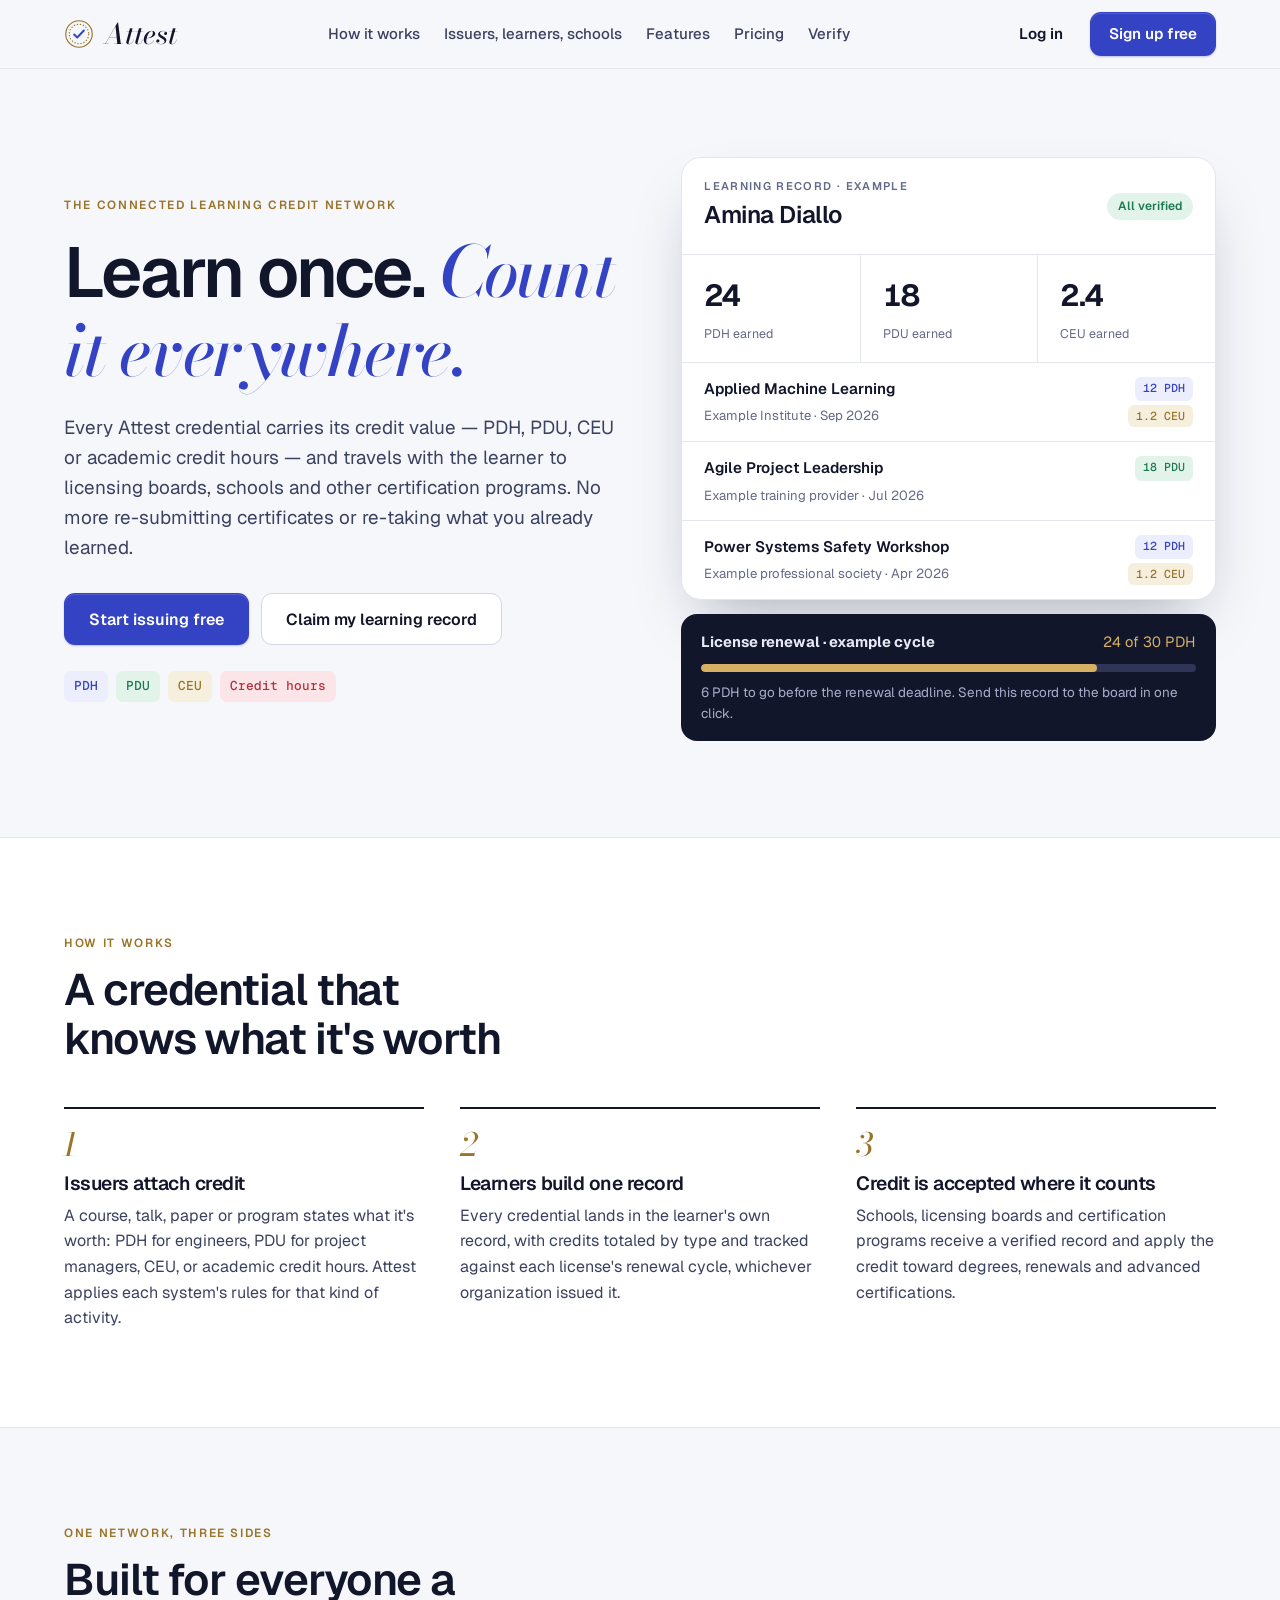
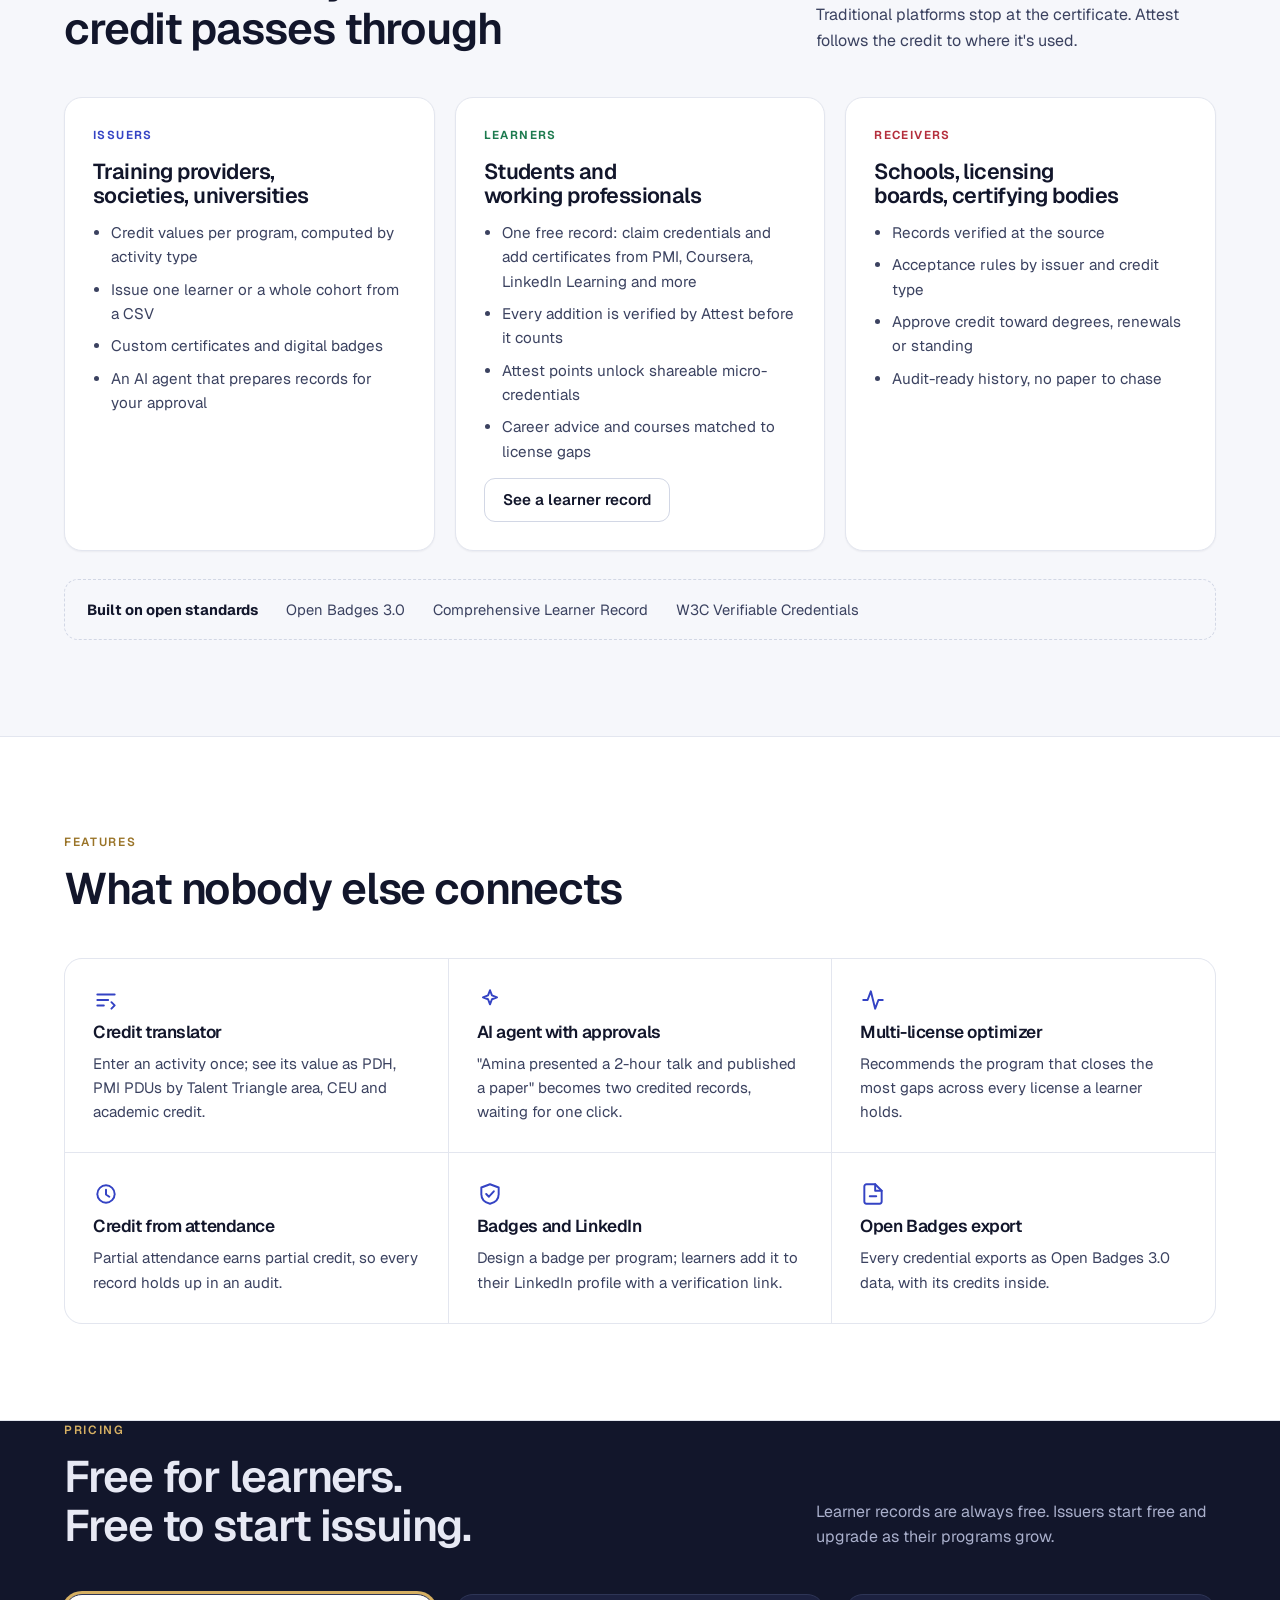
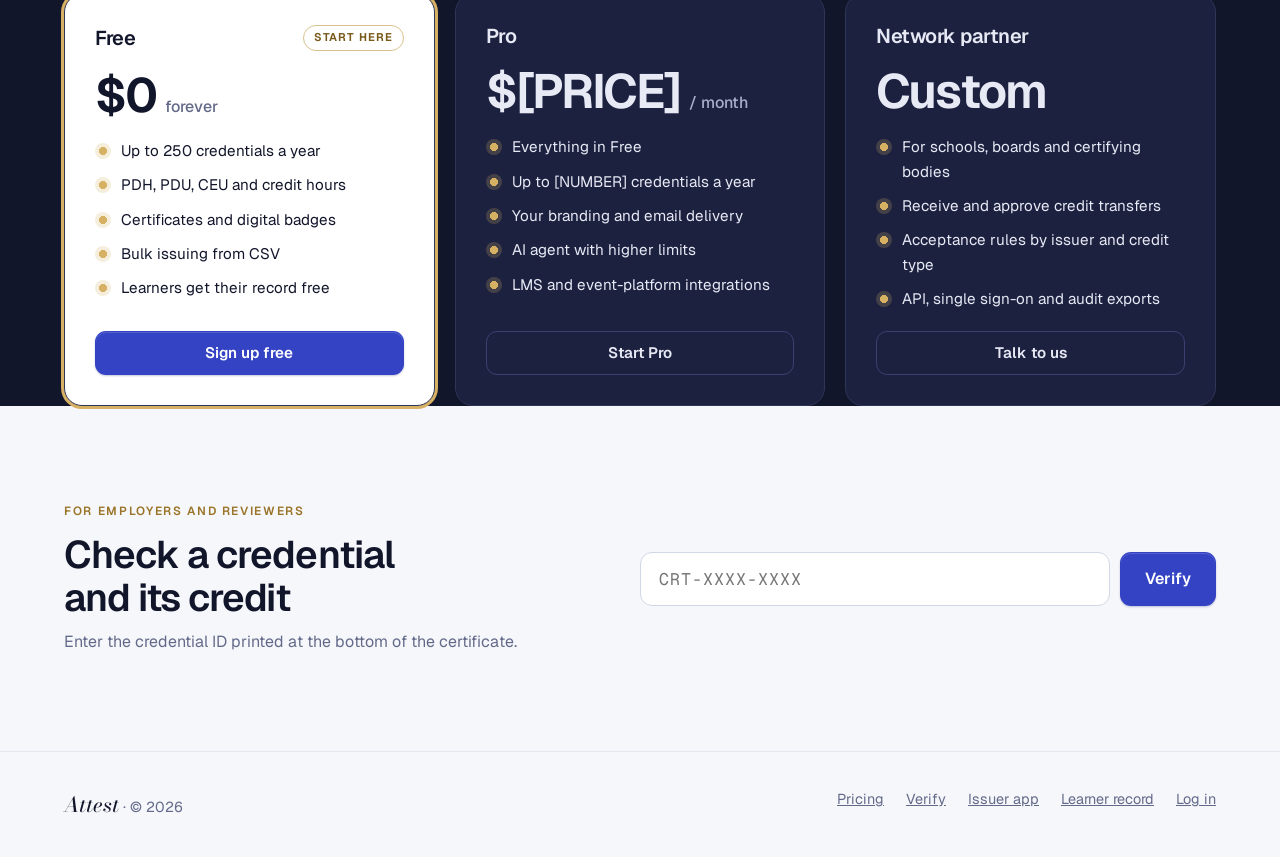
<file: index.html>
<!doctype html>
<html lang="en">
<head>
<meta charset="utf-8">
<meta name="viewport" content="width=device-width,initial-scale=1,viewport-fit=cover">
<title>Attest · Learn once, count it everywhere</title>
<meta name="description" content="Issue credentials that carry PDH, PDU, CEU and academic credit, and give every learner one verified record that counts toward licenses, schools and certifications.">
<meta property="og:title" content="Attest · Learn once, count it everywhere">
<meta property="og:description" content="Credentials that carry their credit value — PDH, PDU, CEU and academic credit — verified at the source.">
<meta property="og:type" content="website">
<link rel="icon" href="assets/favicon.svg" type="image/svg+xml">
<link rel="preconnect" href="https://fonts.googleapis.com">
<link rel="preconnect" href="https://fonts.gstatic.com" crossorigin>
<link rel="stylesheet" href="https://fonts.googleapis.com/css2?family=Bodoni+Moda:ital,opsz,wght@1,6..96,500&family=Geist:wght@400..700&family=Geist+Mono:wght@500&display=swap">
<link rel="stylesheet" href="assets/site.css">
</head>
<body>

<header class="nav">
  <div class="wrap">
    <a class="brand" href="./" aria-label="Attest home">
      <svg width="30" height="30" viewBox="0 0 34 34" aria-hidden="true"><g fill="none" stroke="var(--brass)" stroke-width="1.3"><circle cx="17" cy="17" r="15"/><circle cx="17" cy="17" r="11" stroke-dasharray="1.5 2"/></g><path d="M11.5 17.5l3.5 3.5 7.5-8" fill="none" stroke="var(--accent)" stroke-width="2.2" stroke-linecap="round" stroke-linejoin="round"/></svg>
      <span>Attest</span>
    </a>
    <nav class="links" aria-label="Main">
      <a href="#how">How it works</a>
      <a href="#network">Issuers, learners, schools</a>
      <a href="#features">Features</a>
      <a href="#pricing">Pricing</a>
      <a href="verify.html">Verify</a>
    </nav>
    <div class="navcta">
      <a class="btn ghost" href="signup.html#login">Log in</a>
      <a class="btn primary" href="signup.html">Sign up free</a>
    </div>
  </div>
</header>

<main>
  <div class="wrap hero">
    <div>
      <div class="eyebrow">The connected learning credit network</div>
      <h1>Learn once. <em>Count it everywhere.</em></h1>
      <p class="lead">Every Attest credential carries its credit value — PDH, PDU, CEU or academic credit hours — and travels with the learner to licensing boards, schools and other certification programs. No more re-submitting certificates or re-taking what you already learned.</p>
      <div class="ctas">
        <a class="btn primary lg" href="signup.html">Start issuing free</a>
        <a class="btn lg" href="signup.html?role=learner">Claim my learning record</a>
      </div>
      <div class="credtags" aria-label="Credit types supported">
        <span class="t-pdh">PDH</span><span class="t-pdu">PDU</span><span class="t-ceu">CEU</span><span class="t-sch">Credit hours</span>
      </div>
    </div>

    <div aria-label="Example learning record">
      <div class="record">
        <div class="top">
          <div class="who"><small>Learning record · example</small><strong>Amina Diallo</strong></div>
          <span class="okpill">All verified</span>
        </div>
        <div class="totals">
          <div><b>24</b><span>PDH earned</span></div>
          <div><b>18</b><span>PDU earned</span></div>
          <div><b>2.4</b><span>CEU earned</span></div>
        </div>
        <div class="crow"><strong>Applied Machine Learning</strong><span class="chip t-pdh">12 PDH</span><small>Example Institute · Sep 2026</small><span class="chip t-ceu">1.2 CEU</span></div>
        <div class="crow"><strong>Agile Project Leadership</strong><span class="chip t-pdu">18 PDU</span><small>Example training provider · Jul 2026</small><span></span></div>
        <div class="crow"><strong>Power Systems Safety Workshop</strong><span class="chip t-pdh">12 PDH</span><small>Example professional society · Apr 2026</small><span class="chip t-ceu">1.2 CEU</span></div>
      </div>
      <div class="renew">
        <div class="row"><strong>License renewal · example cycle</strong><span>24 of 30 PDH</span></div>
        <div class="bar"><i></i></div>
        <small>6 PDH to go before the renewal deadline. Send this record to the board in one click.</small>
      </div>
    </div>
  </div>

  <div class="band" id="how">
    <section class="sec wrap">
      <div class="sechead">
        <div><div class="eyebrow">How it works</div><h2>A credential that knows what it's worth</h2></div>
      </div>
      <div class="steps">
        <div class="step"><div class="n">1</div><h3>Issuers attach credit</h3><p>A course, talk, paper or program states what it's worth: PDH for engineers, PDU for project managers, CEU, or academic credit hours. Attest applies each system's rules for that kind of activity.</p></div>
        <div class="step"><div class="n">2</div><h3>Learners build one record</h3><p>Every credential lands in the learner's own record, with credits totaled by type and tracked against each license's renewal cycle, whichever organization issued it.</p></div>
        <div class="step"><div class="n">3</div><h3>Credit is accepted where it counts</h3><p>Schools, licensing boards and certification programs receive a verified record and apply the credit toward degrees, renewals and advanced certifications.</p></div>
      </div>
    </section>
  </div>

  <section class="sec wrap" id="network">
    <div class="sechead">
      <div><div class="eyebrow">One network, three sides</div><h2>Built for everyone a credit passes through</h2></div>
      <p>Traditional platforms stop at the certificate. Attest follows the credit to where it's used.</p>
    </div>
    <div class="sides">
      <div class="side"><span class="kind" style="color:var(--accent)">Issuers</span><h3>Training providers, societies, universities</h3>
        <ul><li>Credit values per program, computed by activity type</li><li>Issue one learner or a whole cohort from a CSV</li><li>Custom certificates and digital badges</li><li>An AI agent that prepares records for your approval</li></ul></div>
      <div class="side"><span class="kind" style="color:var(--ok)">Learners</span><h3>Students and working professionals</h3>
        <ul><li>One free record: claim credentials and add certificates from PMI, Coursera, LinkedIn Learning and more</li><li>Every addition is verified by Attest before it counts</li><li>Attest points unlock shareable micro-credentials</li><li>Career advice and courses matched to license gaps</li></ul><a class="btn" href="learner/" style="align-self:start;margin-top:auto">See a learner record</a></div>
      <div class="side"><span class="kind" style="color:var(--bad)">Receivers</span><h3>Schools, licensing boards, certifying bodies</h3>
        <ul><li>Records verified at the source</li><li>Acceptance rules by issuer and credit type</li><li>Approve credit toward degrees, renewals or standing</li><li>Audit-ready history, no paper to chase</li></ul></div>
    </div>
    <div class="standards"><strong>Built on open standards</strong><span>Open Badges 3.0</span><span>Comprehensive Learner Record</span><span>W3C Verifiable Credentials</span></div>
  </section>

  <div class="band" id="features">
    <section class="sec wrap">
      <div class="sechead"><div><div class="eyebrow">Features</div><h2>What nobody else connects</h2></div></div>
      <div class="features">
        <div class="feat"><svg width="26" height="26" viewBox="0 0 24 24" fill="none" stroke="currentColor" stroke-width="1.8" stroke-linecap="round" stroke-linejoin="round" aria-hidden="true"><path d="M4 7h16M4 12h10M4 17h6"/><path d="M17 14l3 3-3 3"/></svg><h3>Credit translator</h3><p>Enter an activity once; see its value as PDH, PMI PDUs by Talent Triangle area, CEU and academic credit.</p></div>
        <div class="feat"><svg width="26" height="26" viewBox="0 0 24 24" fill="none" stroke="currentColor" stroke-width="1.8" stroke-linecap="round" stroke-linejoin="round" aria-hidden="true"><path d="M12 3l1.8 4.7L18.5 9.5l-4.7 1.8L12 16l-1.8-4.7L5.5 9.5l4.7-1.8z"/></svg><h3>AI agent with approvals</h3><p>"Amina presented a 2-hour talk and published a paper" becomes two credited records, waiting for one click.</p></div>
        <div class="feat"><svg width="26" height="26" viewBox="0 0 24 24" fill="none" stroke="currentColor" stroke-width="1.8" stroke-linecap="round" stroke-linejoin="round" aria-hidden="true"><path d="M3 12h4l3-8 4 16 3-8h4"/></svg><h3>Multi-license optimizer</h3><p>Recommends the program that closes the most gaps across every license a learner holds.</p></div>
        <div class="feat"><svg width="26" height="26" viewBox="0 0 24 24" fill="none" stroke="currentColor" stroke-width="1.8" stroke-linecap="round" stroke-linejoin="round" aria-hidden="true"><circle cx="12" cy="12" r="8"/><path d="M12 8v4.5l3 2"/></svg><h3>Credit from attendance</h3><p>Partial attendance earns partial credit, so every record holds up in an audit.</p></div>
        <div class="feat"><svg width="26" height="26" viewBox="0 0 24 24" fill="none" stroke="currentColor" stroke-width="1.8" stroke-linecap="round" stroke-linejoin="round" aria-hidden="true"><path d="M12 3l8 3v6c0 5-3.5 8-8 9-4.5-1-8-4-8-9V6z"/><path d="M8.5 12l2.5 2.5 4.5-5"/></svg><h3>Badges and LinkedIn</h3><p>Design a badge per program; learners add it to their LinkedIn profile with a verification link.</p></div>
        <div class="feat"><svg width="26" height="26" viewBox="0 0 24 24" fill="none" stroke="currentColor" stroke-width="1.8" stroke-linecap="round" stroke-linejoin="round" aria-hidden="true"><path d="M14 3H6a2 2 0 0 0-2 2v14a2 2 0 0 0 2 2h12a2 2 0 0 0 2-2V9z"/><path d="M14 3v6h6M9 14h6"/></svg><h3>Open Badges export</h3><p>Every credential exports as Open Badges 3.0 data, with its credits inside.</p></div>
      </div>
    </section>
  </div>

  <section class="night" id="pricing">
    <div class="sec wrap">
      <div class="sechead"><div><div class="eyebrow">Pricing</div><h2>Free for learners. Free to start issuing.</h2></div><p>Learner records are always free. Issuers start free and upgrade as their programs grow.</p></div>
      <div class="plans">
        <div class="plan free">
          <div style="display:flex;justify-content:space-between;align-items:center;gap:10px"><h3>Free</h3><span class="ribbon">Start here</span></div>
          <div class="price">$0 <small>forever</small></div>
          <ul><li>Up to 250 credentials a year</li><li>PDH, PDU, CEU and credit hours</li><li>Certificates and digital badges</li><li>Bulk issuing from CSV</li><li>Learners get their record free</li></ul>
          <a class="btn primary" href="signup.html">Sign up free</a>
        </div>
        <div class="plan">
          <h3>Pro</h3>
          <div class="price">$[PRICE] <small>/ month</small></div>
          <ul><li>Everything in Free</li><li>Up to [NUMBER] credentials a year</li><li>Your branding and email delivery</li><li>AI agent with higher limits</li><li>LMS and event-platform integrations</li></ul>
          <a class="btn onnight" href="signup.html?plan=pro">Start Pro</a>
        </div>
        <div class="plan">
          <h3>Network partner</h3>
          <div class="price">Custom</div>
          <ul><li>For schools, boards and certifying bodies</li><li>Receive and approve credit transfers</li><li>Acceptance rules by issuer and credit type</li><li>API, single sign-on and audit exports</li></ul>
          <a class="btn onnight" href="mailto:[CONTACT EMAIL]">Talk to us</a>
        </div>
      </div>
    </div>
  </section>

  <section class="sec wrap verify" id="verify">
    <div style="flex:1 1 400px;min-width:0">
      <div class="eyebrow">For employers and reviewers</div>
      <h2 style="font-size:clamp(1.8rem,3vw,2.4rem);margin-top:12px">Check a credential and its credit</h2>
      <p class="muted" style="margin:10px 0 0;max-width:460px">Enter the credential ID printed at the bottom of the certificate.</p>
    </div>
    <form action="verify.html" method="get">
      <label for="vid" style="position:absolute;width:1px;height:1px;overflow:hidden;clip:rect(0 0 0 0)">Credential ID</label>
      <input id="vid" name="id" type="text" placeholder="CRT-XXXX-XXXX" autocomplete="off" spellcheck="false" required>
      <button class="btn primary lg" type="submit">Verify</button>
    </form>
  </section>
</main>

<footer>
  <div class="wrap">
    <span><span class="serif" style="font-size:1.3rem;color:var(--ink)">Attest</span> · © 2026</span>
    <nav aria-label="Footer"><a href="#pricing">Pricing</a><a href="verify.html">Verify</a><a href="app/">Issuer app</a><a href="learner/">Learner record</a><a href="signup.html#login">Log in</a></nav>
  </div>
</footer>
</body>
</html>
</file>
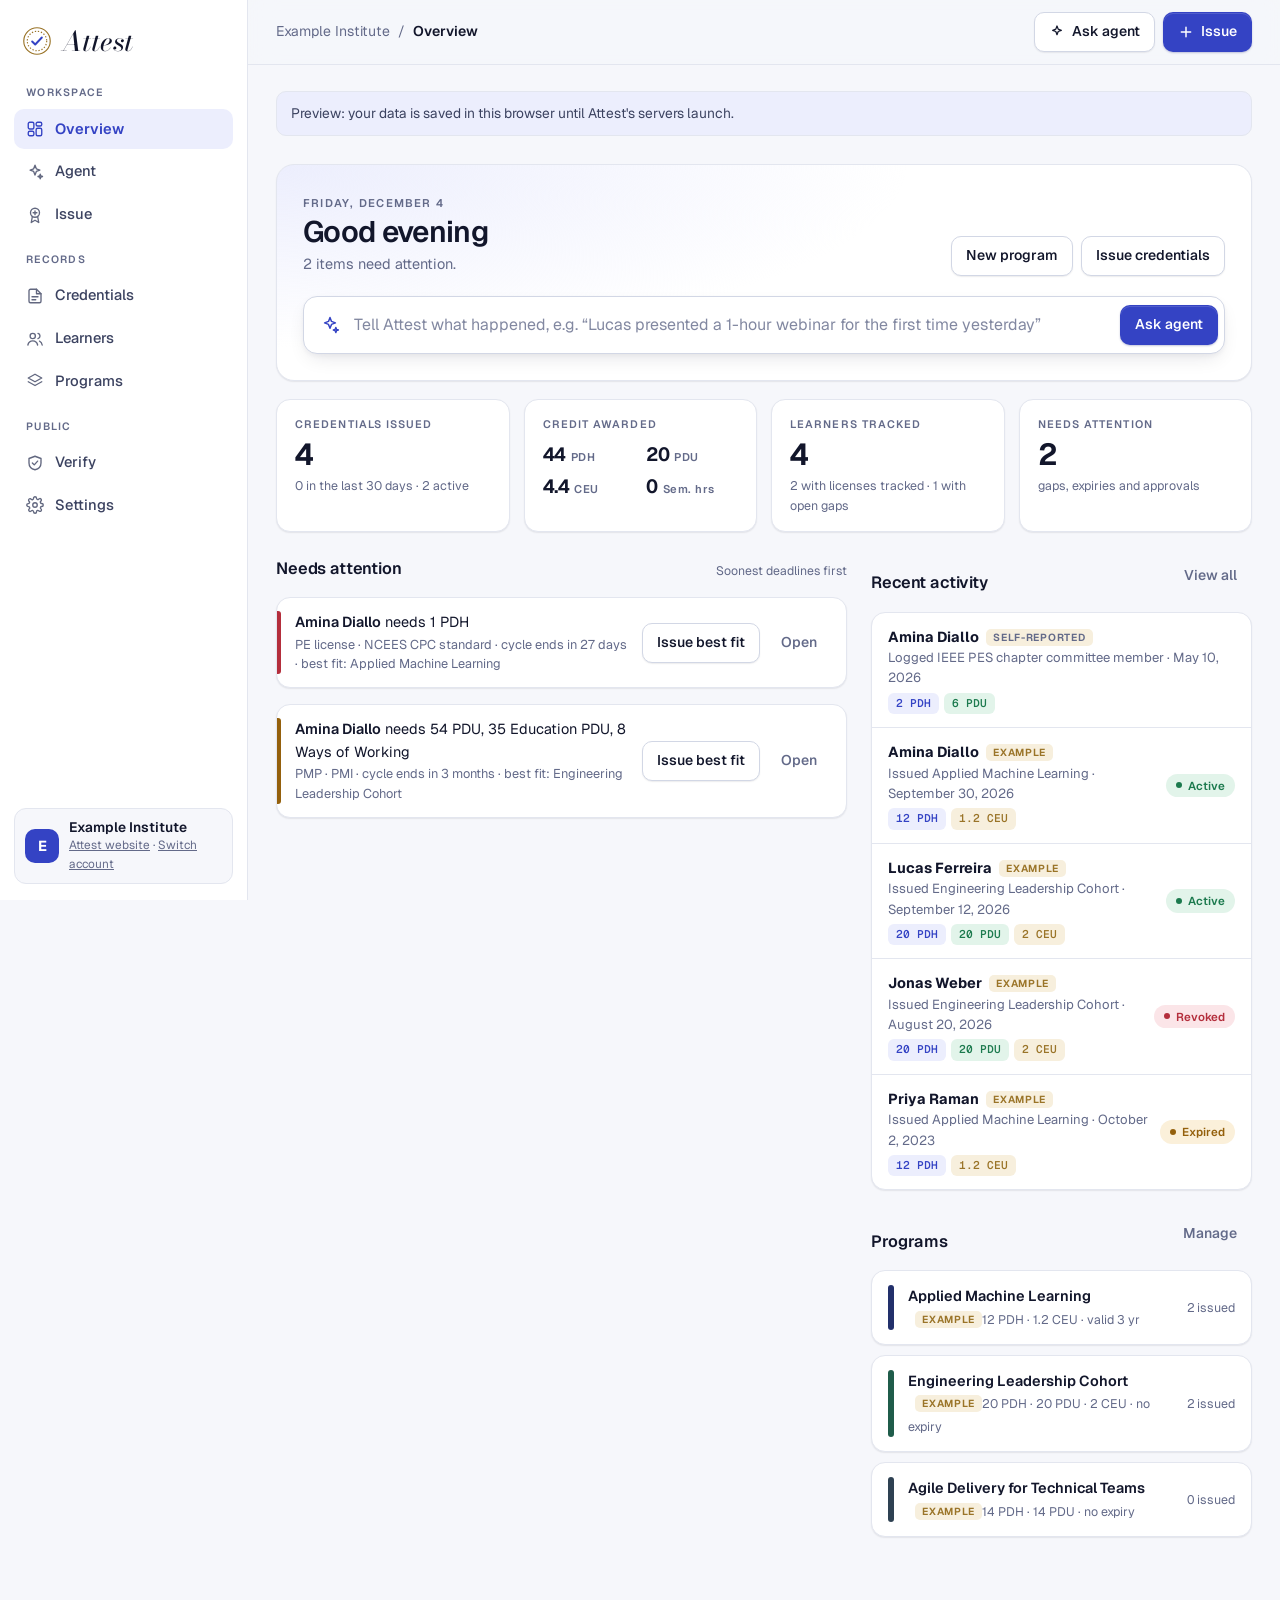
<file: app/index.html>
<!doctype html>
<html lang="en">
<head>
<meta charset="utf-8">
<meta name="viewport" content="width=device-width,initial-scale=1,viewport-fit=cover">
<title>Attest · App</title>
<link rel="icon" href="../assets/favicon.svg" type="image/svg+xml">
<link rel="preconnect" href="https://fonts.googleapis.com">
<link rel="stylesheet" href="https://fonts.googleapis.com/css2?family=Bodoni+Moda:ital,opsz,wght@0,6..96,400..700;1,6..96,400..600&family=Geist:wght@400..700&family=Geist+Mono:wght@400..600&display=swap">
<style>
/* Layout: product shell — fixed sidebar, frosted top bar, roomy content column; certificate previews sit beside every form */
:root{
  --paper:#F6F7FB; --surface:#FFFFFF; --sunk:#EFF1F7; --ink:#12162B; --ink2:#3B4260; --muted:#636A89; --line:#E3E6EF; --line2:#D2D7E5;
  --accent:#3443C4; --accent-soft:#ECEEFD; --accent-ink:#FFFFFF; --brass:#9A7428; --brass-soft:#F7EFDD;
  --ok:#1C7A4E; --ok-bg:#E2F4EA; --warn:#94600C; --warn-bg:#FBF0DA; --bad:#B42E3C; --bad-bg:#FBE5E8;
  --shadow-sm:0 1px 2px rgba(16,20,45,.05),0 1px 1px rgba(16,20,45,.03);
  --shadow-md:0 8px 20px -6px rgba(16,20,45,.12),0 2px 4px rgba(16,20,45,.04);
  --shadow-lg:0 30px 60px -16px rgba(16,20,45,.35);
  --r:14px; --r-sm:10px; --ease:cubic-bezier(.2,.7,.2,1);
  --f-display:"Bodoni Moda","Didot","Bodoni 72",Georgia,serif;
  --f-body:"Geist",system-ui,-apple-system,"Segoe UI",sans-serif;
  --f-mono:"Geist Mono",ui-monospace,Menlo,Consolas,monospace;
}
@media (prefers-color-scheme:dark){:root:not([data-theme="light"]){
  --paper:#0B0E1A; --surface:#13172A; --sunk:#1A1F36; --ink:#ECEEF8; --ink2:#C3C8DE; --muted:#959BB9; --line:#232944; --line2:#2F3658;
  --accent:#909CFF; --accent-soft:#1D2347; --accent-ink:#0B0E1A; --brass:#D8B266; --brass-soft:#2C2616;
  --ok:#57CB95; --ok-bg:#132E25; --warn:#E6AA4D; --warn-bg:#33281A; --bad:#F27C88; --bad-bg:#381B22;
  --shadow-sm:0 1px 2px rgba(0,0,0,.3); --shadow-md:0 10px 24px -8px rgba(0,0,0,.5); --shadow-lg:0 30px 60px -16px rgba(0,0,0,.7); color-scheme:dark}}
:root[data-theme="dark"]{
  --paper:#0B0E1A; --surface:#13172A; --sunk:#1A1F36; --ink:#ECEEF8; --ink2:#C3C8DE; --muted:#959BB9; --line:#232944; --line2:#2F3658;
  --accent:#909CFF; --accent-soft:#1D2347; --accent-ink:#0B0E1A; --brass:#D8B266; --brass-soft:#2C2616;
  --ok:#57CB95; --ok-bg:#132E25; --warn:#E6AA4D; --warn-bg:#33281A; --bad:#F27C88; --bad-bg:#381B22;
  --shadow-sm:0 1px 2px rgba(0,0,0,.3); --shadow-md:0 10px 24px -8px rgba(0,0,0,.5); --shadow-lg:0 30px 60px -16px rgba(0,0,0,.7); color-scheme:dark}

*{box-sizing:border-box}
html,body{min-height:100%}
body{background:var(--paper);color:var(--ink);font-family:var(--f-body);font-size:14.5px;line-height:1.55;-webkit-font-smoothing:antialiased;font-feature-settings:"ss01","cv11"}
body::before{content:"";position:fixed;inset:0 0 auto;height:env(safe-area-inset-top,0px);z-index:45;background:var(--paper)}
h1,h2,h3{font-family:var(--f-body);font-weight:600;text-wrap:balance;margin:0;letter-spacing:-.022em;color:var(--ink)}
h2{font-size:1.65rem;line-height:1.2} h3{font-size:1.02rem;letter-spacing:-.01em}
.eyebrow{font-size:.7rem;text-transform:uppercase;letter-spacing:.11em;color:var(--muted);font-weight:600}
.muted{color:var(--muted)}
.mono{font-family:var(--f-mono);font-size:.84em;letter-spacing:.01em}
a{color:var(--accent)}
button,input,select,textarea{font:inherit;color:inherit}
:focus-visible{outline:2px solid var(--accent);outline-offset:2px;border-radius:6px}

/* shell */
.app{min-height:100vh}
.side{position:fixed;inset:0 auto 0 0;width:248px;z-index:40;display:flex;flex-direction:column;gap:22px;background:var(--surface);border-right:1px solid var(--line);
  padding:calc(20px + env(safe-area-inset-top,0px)) 14px calc(16px + env(safe-area-inset-bottom,0px)) max(14px,env(safe-area-inset-left,0px));transition:transform .3s var(--ease);overflow-y:auto}
.brand{display:flex;align-items:center;gap:10px;padding:0 8px}
.brand h1{font-family:var(--f-display);font-size:1.7rem;font-style:italic;font-weight:500;letter-spacing:0}
nav.tabs{display:flex;flex-direction:column;gap:2px;flex:1}
.navlabel{font-size:.66rem;text-transform:uppercase;letter-spacing:.12em;color:var(--muted);font-weight:600;padding:14px 12px 6px}
.navlabel:first-child{padding-top:0}
nav.tabs button{display:flex;align-items:center;gap:11px;width:100%;padding:9px 12px;border:0;border-radius:10px;background:none;color:var(--ink2);cursor:pointer;font-weight:500;font-size:.92rem;text-align:left;transition:background .15s,color .15s}
nav.tabs button svg{width:18px;height:18px;flex:none;opacity:.8}
nav.tabs button:hover{background:var(--sunk);color:var(--ink)}
nav.tabs button[aria-selected="true"]{background:var(--accent-soft);color:var(--accent);font-weight:600}
nav.tabs button[aria-selected="true"] svg{opacity:1}
.navcount{margin-left:auto;min-width:20px;padding:0 6px;height:20px;border-radius:999px;background:var(--accent);color:var(--accent-ink);font-size:.7rem;font-weight:700;display:grid;place-items:center;font-style:normal}
.orgcard{display:flex;align-items:center;gap:10px;padding:10px;border:1px solid var(--line);border-radius:12px;background:var(--paper)}
.avatar{width:34px;height:34px;border-radius:10px;display:grid;place-items:center;background:var(--accent);color:var(--accent-ink);font-weight:700;flex:none}
.orgcard strong{display:block;font-size:.86rem;font-weight:600;line-height:1.25;overflow-wrap:anywhere}
.orgcard small{display:block;font-size:.74rem;color:var(--muted)}
.scrim{position:fixed;inset:0;background:rgba(8,10,24,.45);z-index:39;animation:fade .2s var(--ease)}
.main{margin-left:248px;min-width:0}
.topbar{position:sticky;top:env(safe-area-inset-top,0px);z-index:30;background:color-mix(in srgb,var(--paper) 80%,transparent);-webkit-backdrop-filter:saturate(1.5) blur(14px);backdrop-filter:saturate(1.5) blur(14px);border-bottom:1px solid var(--line)}
.topbar-in{max-width:1240px;margin:0 auto;display:flex;align-items:center;gap:12px;padding-block:12px;padding-left:max(28px,env(safe-area-inset-left,0px));padding-right:max(28px,env(safe-area-inset-right,0px))}
.crumbs{flex:1;min-width:0;display:flex;align-items:center;gap:8px;font-size:.88rem;color:var(--muted)}
.crumbs strong{color:var(--ink);font-weight:600}
.iconbtn{display:none;width:40px;height:40px;border-radius:10px;border:1px solid var(--line);background:var(--surface);cursor:pointer;place-items:center;color:var(--ink)}
.wrap{max-width:1240px;margin:0 auto;padding-block:8px 72px;padding-left:max(28px,env(safe-area-inset-left,0px));padding-right:max(28px,env(safe-area-inset-right,0px))}
.banner{margin-top:18px;padding:11px 14px;border:1px solid var(--line);border-radius:var(--r-sm);font-size:.86rem;color:var(--ink2);background:var(--accent-soft)}

section.view{padding-top:28px;animation:viewIn .34s var(--ease)}
@keyframes viewIn{from{opacity:.001;transform:translateY(8px)}to{opacity:1;transform:none}}
@keyframes fade{from{opacity:0}to{opacity:1}}
@keyframes pop{from{opacity:0;transform:translateY(10px) scale(.985)}to{opacity:1;transform:none}}
@keyframes rise{from{opacity:0;transform:translate(-50%,10px)}to{opacity:1;transform:translate(-50%,0)}}
.head{display:flex;flex-wrap:wrap;align-items:end;justify-content:space-between;gap:14px;margin-bottom:22px}
.head p{margin:6px 0 0;max-width:62ch}

/* controls */
.btn{display:inline-flex;align-items:center;justify-content:center;gap:7px;min-height:38px;padding:8px 14px;border-radius:10px;border:1px solid var(--line2);background:var(--surface);color:var(--ink);cursor:pointer;font-weight:550;font-size:.88rem;white-space:nowrap;box-shadow:var(--shadow-sm);transition:background .15s,border-color .15s,box-shadow .15s,transform .1s,filter .15s}
.btn:hover{border-color:var(--muted);background:var(--paper)}
.btn:active{transform:translateY(1px)}
.btn.primary{background:var(--accent);color:var(--accent-ink);border-color:transparent;box-shadow:0 1px 2px rgba(20,30,120,.25),inset 0 1px 0 rgba(255,255,255,.14)}
.btn.primary:hover{filter:brightness(1.08);background:var(--accent)}
.btn.danger{color:var(--bad);border-color:color-mix(in srgb,var(--bad) 35%,var(--line2))}
.btn.danger:hover{background:var(--bad-bg)}
.btn.ghost{background:none;border-color:transparent;color:var(--muted);box-shadow:none}
.btn.ghost:hover{background:var(--sunk);color:var(--ink)}
.btn:disabled{opacity:.5;cursor:not-allowed}
.btn svg{flex:none}
label{display:grid;gap:6px;font-size:.82rem;font-weight:550;color:var(--ink2)}
input[type=text],input[type=email],input[type=date],input[type=number],input[type=url],input[type=password],select,textarea{
  width:100%;min-height:40px;padding:9px 12px;border:1px solid var(--line2);border-radius:var(--r-sm);background:var(--surface);color:var(--ink);font-size:.92rem;min-width:0;transition:border-color .15s,box-shadow .15s}
input:hover,select:hover,textarea:hover{border-color:color-mix(in srgb,var(--muted) 60%,var(--line2))}
input:focus,select:focus,textarea:focus{outline:none;border-color:var(--accent);box-shadow:0 0 0 4px var(--accent-soft)}
input[type=checkbox]{width:16px;height:16px;accent-color:var(--accent)}
input::placeholder,textarea::placeholder{color:color-mix(in srgb,var(--muted) 80%,transparent)}
textarea{resize:vertical;font-family:var(--f-mono);font-size:.84rem;line-height:1.5}
.grid2{display:grid;grid-template-columns:repeat(2,minmax(0,1fr));gap:12px}
.form{display:grid;gap:16px;align-content:start}
.row{display:flex;flex-wrap:wrap;gap:8px;align-items:center}
.swatches{display:flex;gap:8px;flex-wrap:wrap}
.swatches button{width:28px;height:28px;border-radius:50%;border:2px solid var(--surface);outline:1px solid var(--line2);cursor:pointer;transition:transform .15s}
.swatches button:hover{transform:scale(1.08)}
.swatches button[aria-pressed="true"]{outline:2px solid var(--ink);outline-offset:1px}
.seg{display:inline-flex;gap:2px;padding:3px;border-radius:11px;background:var(--sunk);border:1px solid var(--line)}
.seg button{background:transparent;border:0;padding:6px 12px;border-radius:8px;cursor:pointer;color:var(--muted);font-size:.85rem;font-weight:550;transition:background .15s,color .15s,box-shadow .15s}
.seg button:hover{color:var(--ink)}
.seg button[aria-pressed="true"]{background:var(--surface);color:var(--ink);box-shadow:var(--shadow-sm)}

/* layout pieces */
.split{display:grid;grid-template-columns:minmax(0,5fr) minmax(0,7fr);gap:28px;align-items:start}
.panel{background:var(--surface);border:1px solid var(--line);border-radius:var(--r);padding:22px;box-shadow:var(--shadow-sm)}
.preview{position:sticky;top:calc(84px + env(safe-area-inset-top,0px))}
.preview canvas,.modal canvas{width:100%;height:auto;display:block;border-radius:6px;box-shadow:0 1px 2px rgba(10,14,40,.06),0 20px 40px -18px rgba(10,14,40,.35)}
.caption{font-size:.78rem;color:var(--muted);margin-top:10px}
.stats{display:none}
.cols{display:grid;grid-template-columns:minmax(0,3fr) minmax(0,2fr);gap:24px;margin-top:24px}

/* lists / tables */
.tablewrap{overflow-x:auto;border:1px solid var(--line);border-radius:var(--r);background:var(--surface);box-shadow:var(--shadow-sm)}
table{width:100%;border-collapse:collapse;font-size:.88rem}
th{text-align:left;font-size:.68rem;text-transform:uppercase;letter-spacing:.1em;color:var(--muted);font-weight:600;padding:12px 16px;border-bottom:1px solid var(--line);white-space:nowrap;background:color-mix(in srgb,var(--sunk) 50%,var(--surface))}
td{padding:12px 16px;border-bottom:1px solid var(--line);vertical-align:middle}
tr:last-child td{border-bottom:0}
tbody tr{cursor:pointer;transition:background .12s}
tbody tr:hover td{background:var(--paper)}
td .sub{display:block;font-size:.78rem;color:var(--muted)}
.num{font-variant-numeric:tabular-nums;white-space:nowrap}
.pill{display:inline-flex;align-items:center;gap:6px;padding:3px 10px;border-radius:999px;font-size:.72rem;font-weight:600;white-space:nowrap}
.pill::before{content:"";width:6px;height:6px;border-radius:50%;background:currentColor}
.pill.active{color:var(--ok);background:var(--ok-bg)}
.pill.expired{color:var(--warn);background:var(--warn-bg)}
.pill.revoked{color:var(--bad);background:var(--bad-bg)}
.tag{font-size:.64rem;font-weight:650;letter-spacing:.07em;text-transform:uppercase;color:var(--brass);background:var(--brass-soft);padding:2px 7px;border-radius:5px;margin-left:7px;vertical-align:1px}
.filters{display:flex;flex-wrap:wrap;gap:8px;margin-bottom:14px}
.filters input{flex:1 1 240px;width:auto}
.filters select{width:auto;flex:0 1 200px}
.plist{display:grid;gap:10px}
.prog{display:grid;grid-template-columns:6px minmax(0,1fr) auto;gap:14px;align-items:center;padding:14px 16px;border:1px solid var(--line);border-radius:var(--r);background:var(--surface);cursor:pointer;text-align:left;width:100%;box-shadow:var(--shadow-sm);transition:box-shadow .2s var(--ease),transform .2s var(--ease),border-color .2s}
.prog:hover,.att:hover,.rec:hover{box-shadow:var(--shadow-md);transform:translateY(-1px)}
.prog[aria-current="true"]{border-color:var(--accent);box-shadow:0 0 0 3px var(--accent-soft)}
.prog .bar{align-self:stretch;border-radius:4px}
.prog strong{font-weight:600;display:block}
.prog small{color:var(--muted);font-size:.78rem}
.empty{padding:30px 24px;text-align:center;color:var(--muted);border:1.5px dashed var(--line2);border-radius:var(--r);font-size:.9rem}
.recent{display:grid;gap:0;border:1px solid var(--line);border-radius:var(--r);background:var(--surface);overflow:hidden;box-shadow:var(--shadow-sm)}
.recent button{display:grid;grid-template-columns:minmax(0,1fr) auto;gap:10px;align-items:center;padding:13px 16px;background:none;border:0;border-bottom:1px solid var(--line);text-align:left;cursor:pointer;transition:background .12s}
.recent button:last-child{border-bottom:0}
.recent button:hover{background:var(--paper)}

/* bulk preview */
.bulkrows{max-height:220px;overflow:auto;border:1px solid var(--line);border-radius:var(--r-sm);font-size:.84rem}
.bulkrows div{display:grid;grid-template-columns:28px minmax(0,1fr) minmax(0,1fr);gap:8px;padding:7px 12px;border-bottom:1px solid var(--line)}
.bulkrows div.err{color:var(--bad)}
.progress{height:6px;background:var(--sunk);border-radius:3px;overflow:hidden}
.progress i{display:block;height:100%;background:var(--accent);width:0;transition:width .25s var(--ease)}

/* verify */
.verify{max-width:760px;margin:0 auto}
.verify form{display:flex;gap:8px;flex-wrap:wrap}
.verify input{flex:1 1 260px;width:auto;font-family:var(--f-mono);font-size:1.05rem;letter-spacing:.06em;text-transform:uppercase;min-height:48px}
.verify .btn{min-height:48px;padding-inline:22px}
.result{margin-top:22px;border:1px solid var(--line);border-radius:var(--r);background:var(--surface);overflow:hidden;box-shadow:var(--shadow-md);animation:pop .3s var(--ease)}
.result .status{display:flex;gap:14px;align-items:center;padding:18px 22px;border-bottom:1px solid var(--line)}
.result .status .mark{width:44px;height:44px;border-radius:50%;display:grid;place-items:center;flex:none}
.result.ok .mark{background:var(--ok-bg);color:var(--ok)}
.result.warn .mark{background:var(--warn-bg);color:var(--warn)}
.result.bad .mark{background:var(--bad-bg);color:var(--bad)}
.result dl{display:grid;grid-template-columns:max-content minmax(0,1fr);gap:9px 20px;margin:0;padding:18px 22px}
.result dt{color:var(--muted);font-size:.82rem}
.result dd{margin:0}
.result .canvas{padding:0 22px 22px}

/* modal */
.overlay{position:fixed;inset:0;background:rgba(8,10,24,.5);-webkit-backdrop-filter:blur(4px);backdrop-filter:blur(4px);display:grid;place-items:center;padding:max(20px,env(safe-area-inset-top,0px)) max(16px,env(safe-area-inset-right,0px)) max(20px,env(safe-area-inset-bottom,0px)) max(16px,env(safe-area-inset-left,0px));z-index:50;animation:fade .2s var(--ease)}
.modal{background:var(--surface);border:1px solid var(--line);border-radius:18px;max-width:1040px;width:100%;max-height:100%;overflow:auto;padding:24px;display:grid;gap:18px;box-shadow:var(--shadow-lg);animation:pop .28s var(--ease)}
.modal .top{display:flex;justify-content:space-between;align-items:start;gap:12px}
.modal h3{font-size:1.35rem}
.mgrid{display:grid;grid-template-columns:minmax(0,3fr) minmax(0,2fr);gap:24px;align-items:start}
.facts{display:grid;gap:12px;font-size:.9rem}
.facts div{display:grid;gap:3px}
.facts span{font-size:.68rem;text-transform:uppercase;letter-spacing:.1em;color:var(--muted);font-weight:600}
.confirm{border:1px solid color-mix(in srgb,var(--bad) 35%,var(--line));background:var(--bad-bg);border-radius:var(--r-sm);padding:14px;display:grid;gap:10px;animation:pop .2s var(--ease)}

.toast{position:fixed;left:50%;transform:translateX(-50%);bottom:calc(24px + env(safe-area-inset-bottom,0px));background:var(--ink);color:var(--paper);padding:11px 18px;border-radius:12px;font-size:.88rem;font-weight:500;z-index:60;box-shadow:var(--shadow-lg);animation:rise .28s var(--ease)}

/* credits */
.chips{display:flex;flex-wrap:wrap;gap:5px}
.chip{font-family:var(--f-mono);font-size:.7rem;font-weight:550;padding:2px 8px;border-radius:6px;white-space:nowrap;background:var(--sunk);color:var(--ink2)}
.chip.pdh{color:var(--accent);background:var(--accent-soft)} .chip.pdu{color:var(--ok);background:var(--ok-bg)} .chip.ceu{color:var(--brass);background:var(--brass-soft)} .chip.sch{color:var(--bad);background:var(--bad-bg)}
fieldset{border:1px solid var(--line);border-radius:var(--r);padding:16px;margin:0;display:grid;gap:14px;min-width:0;background:color-mix(in srgb,var(--sunk) 35%,var(--surface))}
legend{font-size:.7rem;text-transform:uppercase;letter-spacing:.1em;color:var(--ink2);font-weight:650;padding:0 6px}
.checks{display:flex;flex-wrap:wrap;gap:8px 18px}
.checks label{display:flex;flex-direction:row;align-items:center;gap:7px;font-size:.88rem;color:var(--ink);font-weight:500}
.grid4{display:grid;grid-template-columns:repeat(4,minmax(0,1fr));gap:10px}
.xlate{width:100%;font-size:.84rem;border-collapse:collapse}
.xlate td,.xlate th{padding:9px 12px;border-bottom:1px solid var(--line);text-align:left}
.xlate th{font-size:.66rem}
.xlate td.v{font-family:var(--f-mono);font-variant-numeric:tabular-nums;font-weight:550;color:var(--ink)}
.xlate tr.off td{color:var(--muted);opacity:.55}
.xlate tfoot td{border-bottom:0}
.hint{font-size:.77rem;color:var(--muted);font-weight:400;line-height:1.45}
.counts{border:1px solid color-mix(in srgb,var(--ok) 30%,var(--line));background:var(--ok-bg);border-radius:var(--r-sm);padding:11px 14px;font-size:.86rem;animation:pop .2s var(--ease)}
.counts.none{border-color:var(--line);background:var(--sunk);color:var(--muted)}

/* badges */
.icons{display:grid;grid-template-columns:repeat(5,minmax(0,1fr));gap:6px}
.icons button{display:grid;place-items:center;gap:3px;padding:9px 4px;border:1px solid var(--line);border-radius:var(--r-sm);background:var(--surface);cursor:pointer;color:var(--ink2);font-size:.68rem;font-weight:500;min-height:48px;transition:border-color .15s,box-shadow .15s,background .15s}
.icons button:hover{border-color:var(--line2);background:var(--paper)}
.icons button[aria-pressed="true"]{border-color:var(--accent);box-shadow:0 0 0 3px var(--accent-soft);color:var(--accent)}
.icons svg{width:22px;height:22px}
.badgeprev{margin-top:22px;display:grid;justify-items:center}
.badgeprev canvas{width:min(100%,280px);height:auto;box-shadow:none!important}
.lishare{display:grid;gap:10px;border-top:1px solid var(--line);padding-top:16px}
.btn.li{background:#0A66C2;border-color:#0A66C2;color:#FFFFFF}
.btn.li:hover{filter:brightness(1.1);background:#0A66C2}
a.btn{text-decoration:none;color:inherit}
a.btn.li{color:#FFFFFF}
a.btn[aria-disabled="true"]{opacity:.45;pointer-events:none}

/* overview */
.hero{display:grid;gap:20px;padding:26px;border:1px solid var(--line);border-radius:18px;box-shadow:var(--shadow-sm);
  background:radial-gradient(900px 260px at 0% 0%,var(--accent-soft),transparent 70%),var(--surface)}
.hero-top{display:flex;flex-wrap:wrap;justify-content:space-between;align-items:end;gap:12px}
.hero h2{font-size:1.85rem}
.askbar{display:flex;align-items:center;gap:10px;padding:6px 6px 6px 16px;border:1px solid var(--line2);border-radius:14px;background:var(--surface);color:var(--accent);box-shadow:var(--shadow-md);transition:box-shadow .2s,border-color .2s}
.askbar input{flex:1;min-width:0;border:0;background:transparent;padding:10px 4px;font-size:1rem;color:var(--ink);min-height:44px;box-shadow:none!important}
.askbar input:focus{box-shadow:none}
.askbar:focus-within{border-color:var(--accent);box-shadow:0 0 0 4px var(--accent-soft),var(--shadow-md)}
.kpis{display:grid;grid-template-columns:repeat(4,minmax(0,1fr));gap:14px;margin-top:18px}
.kpi{display:flex;flex-direction:column;gap:4px;padding:16px 18px;border:1px solid var(--line);border-radius:var(--r);background:var(--surface);min-width:0;box-shadow:var(--shadow-sm)}
.kpi .lbl{font-size:.68rem;text-transform:uppercase;letter-spacing:.1em;color:var(--muted);font-weight:600}
.kpi b{font-size:1.9rem;font-weight:650;letter-spacing:-.03em;font-variant-numeric:tabular-nums;line-height:1.15}
.kpi .sub{font-size:.78rem;color:var(--muted)}
.credtot{display:grid;grid-template-columns:repeat(2,minmax(0,1fr));gap:2px 12px;margin-top:3px}
.credtot span{display:flex;align-items:baseline;gap:5px;font-variant-numeric:tabular-nums}
.credtot strong{font-size:1.2rem;font-weight:650;letter-spacing:-.02em}
.credtot small{font-size:.7rem;color:var(--muted);font-weight:600;letter-spacing:.04em}
.att{display:grid;grid-template-columns:4px minmax(0,1fr) auto;gap:14px;align-items:center;padding:13px 14px 13px 0;border:1px solid var(--line);border-radius:var(--r);background:var(--surface);overflow:hidden;box-shadow:var(--shadow-sm);transition:box-shadow .2s var(--ease),transform .2s var(--ease)}
.att .sev{align-self:stretch;background:var(--warn);border-radius:0 3px 3px 0}
.att.bad .sev{background:var(--bad)} .att.info .sev{background:var(--accent)}
.att strong{font-weight:600}
.att .meta{display:block;font-size:.8rem;color:var(--muted);margin-top:1px}
.att .acts{display:flex;gap:6px;flex-wrap:wrap;justify-content:end}

/* agent */
.agentgrid{display:grid;grid-template-columns:minmax(0,7fr) minmax(0,5fr);gap:24px;align-items:start}
.chatpanel{display:grid;gap:14px;padding:18px}
.chatlog{display:grid;gap:12px;min-height:280px;max-height:560px;overflow-y:auto;padding:4px;align-content:start;scroll-behavior:smooth}
.msg{max-width:86%;padding:11px 15px;border-radius:16px;white-space:pre-wrap;font-size:.92rem;line-height:1.55;overflow-wrap:anywhere;animation:pop .25s var(--ease)}
.msg.user{justify-self:end;background:var(--accent);color:var(--accent-ink);border-bottom-right-radius:5px}
.msg.agent{justify-self:start;background:var(--sunk);border-bottom-left-radius:5px}
.msg.agent .steps{display:grid;gap:3px;margin-top:8px;font-size:.76rem;color:var(--muted);white-space:normal}
.chatform{display:grid;gap:8px}
.chatform textarea{font-family:var(--f-body);font-size:.94rem;border-radius:12px}
.suggest{display:flex;flex-wrap:wrap;gap:6px}
.suggest .btn{font-size:.8rem;min-height:32px;padding:6px 11px;white-space:normal;text-align:left;border-radius:999px;box-shadow:none}
.pend{border:1px solid var(--line);border-radius:var(--r);background:var(--surface);padding:15px 16px;display:grid;gap:8px;box-shadow:var(--shadow-sm);animation:pop .25s var(--ease)}
.pend .kind{font-size:.66rem;text-transform:uppercase;letter-spacing:.1em;font-weight:650;color:var(--brass)}
.pend.done{opacity:.55}
.pend ul{margin:0;padding-left:18px;font-size:.83rem;color:var(--muted)}

/* learners */
.lsplit{display:grid;grid-template-columns:minmax(0,4fr) minmax(0,8fr);gap:24px;align-items:start}
.llist{display:grid;border:1px solid var(--line);border-radius:var(--r);background:var(--surface);overflow:hidden;box-shadow:var(--shadow-sm)}
.llist button{display:grid;grid-template-columns:minmax(0,1fr) auto;gap:8px;align-items:center;padding:13px 14px;background:none;border:0;border-bottom:1px solid var(--line);text-align:left;cursor:pointer;transition:background .12s}
.llist button:last-child{border-bottom:0}
.llist button:hover{background:var(--paper)}
.llist button[aria-current="true"]{background:var(--accent-soft);box-shadow:inset 3px 0 0 var(--accent)}
.llist small{display:block;color:var(--muted);font-size:.78rem}
.ldetail{display:grid;gap:22px}
.totals{display:grid;grid-template-columns:repeat(4,minmax(0,1fr));border:1px solid var(--line);border-radius:var(--r);background:var(--surface);overflow:hidden;box-shadow:var(--shadow-sm)}
.totals div{padding:14px 16px;border-left:1px solid var(--line)}
.totals div:first-child{border-left:0}
.totals b{display:block;font-size:1.6rem;font-weight:650;letter-spacing:-.03em;font-variant-numeric:tabular-nums;line-height:1.15}
.totals span{font-size:.76rem;color:var(--muted)}
.lic{border:1px solid var(--line);border-radius:var(--r);background:var(--surface);padding:18px;display:grid;gap:12px;box-shadow:var(--shadow-sm)}
.lic .top{display:flex;justify-content:space-between;gap:10px;align-items:start;flex-wrap:wrap}
.meter{display:grid;grid-template-columns:minmax(110px,170px) minmax(0,1fr) auto;gap:12px;align-items:center;font-size:.85rem}
.meter.sub{padding-left:14px;font-size:.79rem;color:var(--muted)}
.meter .bar{height:8px;background:var(--sunk);border-radius:999px;overflow:hidden}
.meter .bar i{display:block;height:100%;border-radius:999px;background:linear-gradient(90deg,color-mix(in srgb,var(--accent) 70%,var(--surface)),var(--accent));transition:width .6s var(--ease)}
.meter .bar i.done{background:var(--ok)}
.meter .num{font-variant-numeric:tabular-nums;white-space:nowrap;font-size:.8rem}
.rec{display:grid;grid-template-columns:minmax(0,1fr) auto;gap:12px;align-items:center;padding:15px 16px;border:1px solid var(--line);border-radius:var(--r);background:var(--surface);box-shadow:var(--shadow-sm);transition:box-shadow .2s var(--ease),transform .2s var(--ease)}
.rec ul{margin:6px 0 0;padding-left:18px;font-size:.84rem;color:var(--muted)}
.sectionlabel{display:flex;justify-content:space-between;align-items:end;gap:10px}

@media (max-width:1100px){ .split{grid-template-columns:minmax(0,1fr)} .preview{position:static} }
@media (max-width:960px){
  .side{transform:translateX(-102%);box-shadow:var(--shadow-lg)}
  .side.open{transform:none}
  .main{margin-left:0}
  .iconbtn{display:grid}
  .topbar-in,.wrap{padding-left:max(16px,env(safe-area-inset-left,0px));padding-right:max(16px,env(safe-area-inset-right,0px))}
}
@media (max-width:860px){
  .kpis{grid-template-columns:repeat(2,minmax(0,1fr))}
  .att{grid-template-columns:4px minmax(0,1fr)} .att .acts{grid-column:2;justify-content:start}
  .agentgrid,.lsplit,.cols,.mgrid{grid-template-columns:minmax(0,1fr)}
  .msg{max-width:100%}
  .totals{grid-template-columns:repeat(2,minmax(0,1fr))}
  .totals div:nth-child(3){border-left:0}
  .totals div:nth-child(n+3){border-top:1px solid var(--line)}
  .grid4{grid-template-columns:repeat(2,minmax(0,1fr))}
  .topacts .btn span{display:none}
}
@media (max-width:520px){ .grid2{grid-template-columns:minmax(0,1fr)} h2{font-size:1.4rem} .hero{padding:18px} .hero h2{font-size:1.5rem} .panel{padding:16px} .modal{padding:16px} }
@media (prefers-reduced-motion:reduce){*{transition:none!important;animation:none!important}}
[hidden]{display:none!important}
html,body{margin:0}
</style>
</head>
<body>

<div class="app">
  <aside class="side" id="side" aria-label="Main navigation">
    <div class="brand">
      <svg width="30" height="30" viewBox="0 0 34 34" aria-hidden="true"><g fill="none" stroke="var(--brass)" stroke-width="1.3"><circle cx="17" cy="17" r="15"/><circle cx="17" cy="17" r="11" stroke-dasharray="1.5 2"/></g><path d="M11.5 17.5l3.5 3.5 7.5-8" fill="none" stroke="var(--accent)" stroke-width="2.2" stroke-linecap="round" stroke-linejoin="round"/></svg>
      <h1>Attest</h1>
    </div>
    <nav class="tabs" role="tablist" id="tabs" aria-orientation="vertical">
      <span class="navlabel">Workspace</span>
      <button role="tab" data-tab="dashboard" aria-selected="true"><svg viewBox="0 0 24 24" fill="none" stroke="currentColor" stroke-width="1.8" stroke-linecap="round" stroke-linejoin="round" aria-hidden="true"><rect x="3" y="3" width="7.5" height="9" rx="2"/><rect x="13.5" y="3" width="7.5" height="5" rx="2"/><rect x="13.5" y="11" width="7.5" height="10" rx="2"/><rect x="3" y="15" width="7.5" height="6" rx="2"/></svg><span>Overview</span></button>
      <button role="tab" data-tab="agent" aria-selected="false"><svg viewBox="0 0 24 24" fill="none" stroke="currentColor" stroke-width="1.8" stroke-linecap="round" stroke-linejoin="round" aria-hidden="true"><path d="M12 3l1.8 4.7L18.5 9.5l-4.7 1.8L12 16l-1.8-4.7L5.5 9.5l4.7-1.8z"/><path d="M19 15l.8 2.2L22 18l-2.2.8L19 21l-.8-2.2L16 18l2.2-.8z"/></svg><span>Agent</span><em class="navcount" id="agentCount" hidden></em></button>
      <button role="tab" data-tab="issue" aria-selected="false"><svg viewBox="0 0 24 24" fill="none" stroke="currentColor" stroke-width="1.8" stroke-linecap="round" stroke-linejoin="round" aria-hidden="true"><circle cx="12" cy="9" r="6"/><path d="M8.5 14L7 22l5-3 5 3-1.5-8"/><path d="M12 6.5v5M9.5 9h5"/></svg><span>Issue</span></button>
      <span class="navlabel">Records</span>
      <button role="tab" data-tab="credentials" aria-selected="false"><svg viewBox="0 0 24 24" fill="none" stroke="currentColor" stroke-width="1.8" stroke-linecap="round" stroke-linejoin="round" aria-hidden="true"><path d="M14 3H6a2 2 0 0 0-2 2v14a2 2 0 0 0 2 2h12a2 2 0 0 0 2-2V9z"/><path d="M14 3v6h6M8 13h8M8 17h5"/></svg><span>Credentials</span></button>
      <button role="tab" data-tab="learners" aria-selected="false"><svg viewBox="0 0 24 24" fill="none" stroke="currentColor" stroke-width="1.8" stroke-linecap="round" stroke-linejoin="round" aria-hidden="true"><circle cx="9" cy="8" r="3.5"/><path d="M2.5 20c.8-3.6 3.4-5.5 6.5-5.5s5.7 1.9 6.5 5.5M16 4.6a3.5 3.5 0 0 1 0 6.8M18 14.8c2 .8 3.2 2.5 3.6 5.2"/></svg><span>Learners</span></button>
      <button role="tab" data-tab="programs" aria-selected="false"><svg viewBox="0 0 24 24" fill="none" stroke="currentColor" stroke-width="1.8" stroke-linecap="round" stroke-linejoin="round" aria-hidden="true"><path d="M12 3l9 5-9 5-9-5z"/><path d="M3 13l9 5 9-5"/></svg><span>Programs</span></button>
      <span class="navlabel">Public</span>
      <button role="tab" data-tab="verify" aria-selected="false"><svg viewBox="0 0 24 24" fill="none" stroke="currentColor" stroke-width="1.8" stroke-linecap="round" stroke-linejoin="round" aria-hidden="true"><path d="M12 3l8 3v6c0 5-3.5 8-8 9-4.5-1-8-4-8-9V6z"/><path d="M8.5 12l2.5 2.5 4.5-5"/></svg><span>Verify</span></button>
      <button role="tab" data-tab="settings" aria-selected="false"><svg viewBox="0 0 24 24" fill="none" stroke="currentColor" stroke-width="1.8" stroke-linecap="round" stroke-linejoin="round" aria-hidden="true"><circle cx="12" cy="12" r="3"/><path d="M19.4 15a1.6 1.6 0 0 0 .3 1.8l.1.1a2 2 0 1 1-2.8 2.8l-.1-.1a1.6 1.6 0 0 0-1.8-.3 1.6 1.6 0 0 0-1 1.5V21a2 2 0 1 1-4 0v-.1a1.6 1.6 0 0 0-1-1.5 1.6 1.6 0 0 0-1.8.3l-.1.1a2 2 0 1 1-2.8-2.8l.1-.1a1.6 1.6 0 0 0 .3-1.8 1.6 1.6 0 0 0-1.5-1H3a2 2 0 1 1 0-4h.1a1.6 1.6 0 0 0 1.5-1 1.6 1.6 0 0 0-.3-1.8l-.1-.1a2 2 0 1 1 2.8-2.8l.1.1a1.6 1.6 0 0 0 1.8.3H9a1.6 1.6 0 0 0 1-1.5V3a2 2 0 1 1 4 0v.1a1.6 1.6 0 0 0 1 1.5 1.6 1.6 0 0 0 1.8-.3l.1-.1a2 2 0 1 1 2.8 2.8l-.1.1a1.6 1.6 0 0 0-.3 1.8V9a1.6 1.6 0 0 0 1.5 1H21a2 2 0 1 1 0 4h-.1a1.6 1.6 0 0 0-1.5 1z"/></svg><span>Settings</span></button>
    </nav>
    <div class="orgcard"><span class="avatar" id="orgInitial">Y</span><div style="min-width:0"><strong id="orgName">Your organization</strong><small><a href="../" style="color:var(--muted)">Attest website</a> · <a href="../signup.html#login" style="color:var(--muted)">Switch account</a></small></div></div>
  </aside>
  <div class="scrim" id="scrim" hidden></div>
  <main class="main">
    <header class="topbar">
      <div class="topbar-in">
        <button class="iconbtn" id="menuBtn" aria-label="Open navigation" aria-controls="side" aria-expanded="false"><svg width="20" height="20" viewBox="0 0 24 24" fill="none" stroke="currentColor" stroke-width="2" stroke-linecap="round" aria-hidden="true"><path d="M4 7h16M4 12h16M4 17h16"/></svg></button>
        <div class="crumbs"><span id="crumbOrg">Attest</span><span aria-hidden="true">/</span><strong id="pageTitle">Overview</strong></div>
        <div class="row topacts" id="topActions">
          <button class="btn" data-go="agent" aria-label="Ask the agent"><svg width="16" height="16" viewBox="0 0 24 24" fill="none" stroke="currentColor" stroke-width="1.9" stroke-linecap="round" stroke-linejoin="round" aria-hidden="true"><path d="M12 3l1.8 4.7L18.5 9.5l-4.7 1.8L12 16l-1.8-4.7L5.5 9.5l4.7-1.8z"/></svg><span>Ask agent</span></button>
          <button class="btn primary" data-go="issue" aria-label="Issue credentials"><svg width="16" height="16" viewBox="0 0 24 24" fill="none" stroke="currentColor" stroke-width="2.2" stroke-linecap="round" aria-hidden="true"><path d="M12 5v14M5 12h14"/></svg><span>Issue</span></button>
        </div>
      </div>
    </header>
  <div class="wrap">
  <div class="banner" id="banner" hidden></div>

  <!-- OVERVIEW -->
  <section class="view" data-view="dashboard">
    <div class="hero">
      <div class="hero-top">
        <div><span class="eyebrow" id="dashDate"></span><h2 id="dashTitle">Good day</h2><p class="muted" id="dashSub" style="margin:4px 0 0"></p></div>
        <div class="row"><button class="btn" data-go="programs">New program</button><button class="btn" data-go="issue">Issue credentials</button></div>
      </div>
      <form class="askbar" id="askBar" autocomplete="off">
        <label for="askInput" style="position:absolute;width:1px;height:1px;overflow:hidden;clip:rect(0 0 0 0)">Ask the agent</label>
        <svg width="20" height="20" viewBox="0 0 24 24" fill="none" stroke="currentColor" stroke-width="1.8" stroke-linecap="round" stroke-linejoin="round" aria-hidden="true"><path d="M12 3l1.8 4.7L18.5 9.5l-4.7 1.8L12 16l-1.8-4.7L5.5 9.5l4.7-1.8z"/><path d="M19 15l.8 2.2L22 18l-2.2.8L19 21l-.8-2.2L16 18l2.2-.8z"/></svg>
        <input type="text" id="askInput" placeholder="Tell Attest what happened, e.g. “Lucas presented a 1-hour webinar for the first time yesterday”">
        <button class="btn primary" type="submit">Ask agent</button>
      </form>
    </div>

    <div class="kpis">
      <div class="kpi"><span class="lbl">Credentials issued</span><b id="stIssued">0</b><span class="sub" id="stIssuedSub"></span></div>
      <div class="kpi"><span class="lbl">Credit awarded</span><div class="credtot" id="stCredit"></div></div>
      <div class="kpi"><span class="lbl">Learners tracked</span><b id="stLearners">0</b><span class="sub" id="stLearnersSub"></span></div>
      <div class="kpi"><span class="lbl">Needs attention</span><b id="stAttention">0</b><span class="sub">gaps, expiries and approvals</span></div>
    </div>

    <div class="cols">
      <div class="form">
        <div class="sectionlabel"><h3>Needs attention</h3><span class="hint">Soonest deadlines first</span></div>
        <div id="attention" class="form"></div>
      </div>
      <div class="form">
        <div class="sectionlabel"><h3>Recent activity</h3><button class="btn ghost" data-go="credentials">View all</button></div>
        <div id="recent"></div>
        <div class="sectionlabel" style="margin-top:8px"><h3>Programs</h3><button class="btn ghost" data-go="programs">Manage</button></div>
        <div id="dashPrograms" class="plist"></div>
      </div>
    </div>
  </section>

  <!-- AGENT -->
  <section class="view" data-view="agent" hidden>
    <div class="head">
      <div><span class="eyebrow">Agent</span><h2>Tell Attest what happened</h2><p class="muted">Describe activities, cohorts or programs in plain language. The agent works out the activity type and credit, checks license gaps, and prepares the records. Nothing changes until you approve it.</p></div>
    </div>
    <div class="agentgrid">
      <div class="panel chatpanel">
        <div id="chatLog" class="chatlog" aria-live="polite"></div>
        <div class="suggest" id="chatSuggest">
          <button type="button" class="btn" data-ask="Amina presented a 2-hour talk on grid resilience at the IEEE PES meeting last Friday for the first time, and her paper on microgrid protection was published this month. Log both.">Log a talk and a paper</button>
          <button type="button" class="btn" data-ask="Which learners have open gaps, and what single program would help each of them most?">Who has gaps?</button>
          <button type="button" class="btn" data-ask="Create a program from this agenda: 'Half-day workshop. 1.5 h: NEC 2026 code changes. 1 h: arc-flash safety and engineering ethics case studies. 1.5 h: leading field crews and client communication.' Offer PDH, PDU and CEU.">Program from an agenda</button>
        </div>
        <form id="chatForm" class="chatform" autocomplete="off">
          <label for="chatInput" style="position:absolute;width:1px;height:1px;overflow:hidden;clip:rect(0 0 0 0)">Message the agent</label>
          <textarea id="chatInput" rows="2" placeholder="e.g. Lucas mentored two junior PMs for 10 hours this quarter"></textarea>
          <div class="row" style="justify-content:space-between"><span class="hint" id="chatStatus"></span><div class="row"><button class="btn" type="button" id="chatStop" hidden>Stop</button><button class="btn primary" type="submit" id="chatSend">Send</button></div></div>
        </form>
        <div class="empty" id="agentOff" hidden>The agent needs a Claude API key. Add one in <button class="btn" type="button" data-go="settings">Settings</button> to try it in this preview.</div>
      </div>
      <div class="form">
        <div class="sectionlabel"><h3>Waiting for approval</h3><button class="btn" id="approveAll" hidden>Approve all</button></div>
        <div id="pendingList" class="form"><div class="empty">Actions the agent prepares appear here.</div></div>
      </div>
    </div>
  </section>

  <!-- ISSUE -->
  <section class="view" data-view="issue" hidden>
    <div class="head">
      <div><span class="eyebrow">Issue</span><h2>Award a credential</h2><p class="muted">Each credential gets a unique ID that anyone can check on the Verify tab.</p></div>
      <div class="seg" id="issueMode"><button aria-pressed="true" data-mode="single">One recipient</button><button aria-pressed="false" data-mode="bulk">Bulk from CSV</button></div>
    </div>
    <div class="split">
      <div class="panel">
        <form class="form" id="singleForm" autocomplete="off">
          <label>Program<select id="iProgram" required></select></label>
          <label>Recipient full name<input type="text" id="iName" required placeholder="As it should appear on the certificate"></label>
          <label>Recipient email<input type="email" id="iEmail" placeholder="student@example.org"></label>
          <div class="grid2">
            <label>Date of award<input type="date" id="iDate" required></label>
            <label>Distinction (optional)<input type="text" id="iGrade" placeholder="e.g. With Honors"></label>
          </div>
          <label>Hours attended <span class="hint" id="iHoursHint">Leave blank for full attendance. Partial attendance earns partial credit.</span><input type="number" id="iHours" min="0" step="0.25" placeholder="Full program"></label>
          <div id="iCredits"></div>
          <div id="iCounts"></div>
          <div class="row"><button class="btn primary" type="submit" id="iSubmit">Issue credential</button><span class="muted" id="iNote" style="font-size:.85rem"></span></div>
        </form>
        <form class="form" id="bulkForm" hidden autocomplete="off">
          <label>Program<select id="bProgram" required></select></label>
          <div class="grid2">
            <label>Date of award<input type="date" id="bDate" required></label>
            <label>Upload CSV<input type="file" id="bFile" accept=".csv,.txt,text/csv"></label>
          </div>
          <label>Recipients — one per line: name, email, distinction, hours attended (last two optional)
            <textarea id="bText" rows="7" placeholder="name,email,distinction,hours&#10;Amina Diallo,amina@example.org,With Honors,&#10;Lucas Ferreira,lucas@example.org,,9.5"></textarea></label>
          <div id="bPreview"></div>
          <div class="progress" id="bProgress" hidden><i></i></div>
          <div class="row"><button class="btn primary" type="submit" id="bSubmit" disabled>Issue credentials</button><span class="muted" id="bNote" style="font-size:.85rem"></span></div>
        </form>
      </div>
      <div class="preview"><canvas id="issueCanvas" width="1600" height="1131"></canvas><div class="caption" id="issueCaption">Live preview. The ID is assigned when you issue.</div></div>
    </div>
  </section>

  <!-- CREDENTIALS -->
  <section class="view" data-view="credentials" hidden>
    <div class="head">
      <div><span class="eyebrow">Registry</span><h2>Issued credentials</h2></div>
      <div class="row"><button class="btn" id="exportCsv">Export CSV</button><button class="btn primary" data-go="issue">Issue credentials</button></div>
    </div>
    <div class="filters">
      <input type="text" id="fSearch" placeholder="Search by name, email or credential ID">
      <select id="fProgram"><option value="">All programs</option></select>
      <select id="fStatus"><option value="">Any status</option><option value="active">Active</option><option value="expired">Expired</option><option value="revoked">Revoked</option></select>
    </div>
    <div id="credTable"></div>
  </section>

  <!-- LEARNERS -->
  <section class="view" data-view="learners" hidden>
    <div class="head">
      <div><span class="eyebrow">Learner records</span><h2>Credits and license progress</h2><p class="muted">Each learner's credits from your programs, tracked against the licenses and certifications they need to renew.</p></div>
    </div>
    <div class="lsplit">
      <div class="form">
        <input type="text" id="lSearch" placeholder="Search learners" aria-label="Search learners">
        <div id="lList"></div>
      </div>
      <div class="ldetail" id="lDetail">
        <div id="lHead"></div>
        <div class="form">
          <div class="sectionlabel"><h3>Licenses and certifications</h3></div>
          <div id="lLics" class="form"></div>
          <form class="panel form" id="licForm" autocomplete="off">
            <strong style="font-weight:600">Track a license or certification</strong>
            <div class="grid2">
              <label>Requirement<select id="licTpl"></select></label>
              <label>Current cycle started<input type="date" id="licStart" required></label>
            </div>
            <div class="form" id="licCustom" hidden>
              <label>Name<input type="text" id="licName" placeholder="e.g. Ohio PE license"></label>
              <div class="grid4">
                <label>Credit type<select id="licType"><option value="pdh">PDH</option><option value="pdu">PDU</option><option value="ceu">CEU</option><option value="sch">Academic credit</option></select></label>
                <label>Amount<input type="number" id="licAmt" min="0" step="0.1" value="30"></label>
                <label>Ethics (PDH)<input type="number" id="licEth" min="0" step="0.5" value="0"></label>
                <label>Cycle (months)<input type="number" id="licMonths" min="1" step="1" value="24"></label>
              </div>
            </div>
            <span class="hint" id="licNote"></span>
            <div class="row"><button class="btn primary" type="submit">Add to record</button></div>
          </form>
        </div>
        <form class="panel form" id="actForm" autocomplete="off">
          <div class="sectionlabel"><strong style="font-weight:600">Log an activity</strong><span class="hint">Talks, papers, patents, society service and other learning outside your programs</span></div>
          <div class="grid2">
            <label>Activity type<select id="aAct"></select></label>
            <label>Date<input type="date" id="aDate" required></label>
          </div>
          <label>Title<input type="text" id="aTitle" placeholder="e.g. Grid resilience talk, IEEE PES General Meeting"></label>
          <div class="grid2" id="aHoursWrap"><label>Hours<input type="number" id="aHours" min="0" step="0.25" placeholder="2"></label>
            <label>Main topic<select id="aArea"><option value="technical">Technical</option><option value="leadership">Leadership &amp; people</option><option value="business">Business &amp; strategy</option><option value="ethics">Ethics</option></select></label></div>
          <label id="aCountWrap" hidden><span id="aCountLbl">Number</span><input type="number" id="aCount" min="0" step="1" value="1"></label>
          <div class="grid2" id="aUnitsWrap" hidden><label>Credit hours earned<input type="number" id="aUnits" min="0" step="0.5" value="3"></label>
            <label>Term system<select id="aUnitType"><option value="semester">Semester</option><option value="quarter">Quarter</option></select></label></div>
          <label id="aFirstWrap" class="checks" hidden style="display:flex"><input type="checkbox" id="aFirst" checked> First time teaching or presenting this material</label>
          <label id="aGbWrap" hidden><span id="aGbLbl">Hours spent (PMI Giving Back)</span><input type="number" id="aGb" min="0" step="0.5" placeholder="0"></label>
          <label>Evidence (link or reference)<input type="text" id="aEvidence" placeholder="DOI, program listing, patent number…"></label>
          <div id="aPreview"></div>
          <div class="row"><button class="btn primary" type="submit">Log activity</button></div>
        </form>
        <div class="form">
          <div class="sectionlabel"><h3>Recommended next</h3><span class="hint">Programs that close the most gaps at once</span></div>
          <div id="lRecs" class="form"></div>
        </div>
        <div class="form">
          <div class="sectionlabel"><h3>Credentials and activities</h3></div>
          <div id="lCreds"></div>
        </div>
      </div>
    </div>
  </section>

  <!-- PROGRAMS -->
  <section class="view" data-view="programs" hidden>
    <div class="head">
      <div><span class="eyebrow">Programs</span><h2>Certification programs</h2><p class="muted">A program defines what the certificate says, how it looks, and how long it stays valid.</p></div>
      <button class="btn" id="newProgram">New program</button>
    </div>
    <div class="split">
      <div class="form">
        <div id="progList" class="plist"></div>
        <form class="panel form" id="progForm" autocomplete="off">
          <div class="row" style="justify-content:space-between"><h3 id="pfTitle">New program</h3><span class="muted" id="pfCount" style="font-size:.85rem"></span></div>
          <label>Program name<input type="text" id="pName" required placeholder="e.g. Applied Machine Learning"></label>
          <label>Credential title<input type="text" id="pTitle" placeholder="Certificate of Completion"></label>
          <label>Statement<textarea id="pDesc" rows="3" style="font-family:var(--f-body);font-size:.92rem" placeholder="has successfully completed the program requirements…"></textarea></label>
          <label>Skills (comma separated)<input type="text" id="pSkills" placeholder="Python, Model evaluation, MLOps"></label>
          <fieldset>
            <legend>Credit translator</legend>
            <span class="hint">Pick the activity type and enter its hours or count once. Attest applies each credit system's rules for that kind of activity.</span>
            <label>Activity type<select id="pAct"></select></label>
            <label id="pCountWrap" hidden><span id="pCountLbl">Number</span><input type="number" id="pCount" min="0" step="1" value="1"></label>
            <div class="grid2" id="pUnitsWrap" hidden><label>Credit hours awarded<input type="number" id="pUnits" min="0" step="0.5" value="3"></label>
              <label>Term system<select id="pUnitType"><option value="semester">Semester</option><option value="quarter">Quarter</option></select></label></div>
            <label id="pFirstWrap" class="checks" hidden style="display:flex"><input type="checkbox" id="pFirst" checked> First time this material is taught or presented</label>
            <label id="pGbWrap" hidden><span id="pGbLbl">Hours spent (PMI Giving Back)</span><input type="number" id="pGb" min="0" step="0.5" placeholder="0"></label>
            <div class="grid4" id="pHoursWrap">
              <label>Technical<input type="number" id="pTech" min="0" step="0.25" placeholder="0"></label>
              <label>Leadership &amp; people<input type="number" id="pLead" min="0" step="0.25" placeholder="0"></label>
              <label>Business &amp; strategy<input type="number" id="pBus" min="0" step="0.25" placeholder="0"></label>
              <label>Ethics<input type="number" id="pEth" min="0" step="0.25" placeholder="0"></label>
            </div>
            <div class="checks" id="pOffers">
              <label><input type="checkbox" id="oPDH" checked> PDH</label>
              <label><input type="checkbox" id="oPDU"> PMI PDU</label>
              <label><input type="checkbox" id="oCEU" checked> CEU</label>
              <label><input type="checkbox" id="oSCH"> Academic credit</label>
            </div>
            <div class="tablewrap" style="border-radius:8px"><table class="xlate" id="pXlate"></table></div>
            <label>Approvals and provider numbers (shown when verified)<input type="text" id="pApproval" placeholder="e.g. PMI ATP #0000 · State board provider #0000"></label>
          </fieldset>
          <label>Valid for<select id="pValidity"><option value="0">Does not expire</option><option value="12">1 year</option><option value="24">2 years</option><option value="36">3 years</option><option value="60">5 years</option></select></label>
          <div class="grid2">
            <label>Signer name<input type="text" id="pSigner" placeholder="Defaults to Settings"></label>
            <label>Signer title<input type="text" id="pSignerTitle" placeholder="Program Director"></label>
          </div>
          <label>Design<div class="seg" id="pStyle"><button type="button" data-style="classic" aria-pressed="true">Classic</button><button type="button" data-style="modern" aria-pressed="false">Modern</button><button type="button" data-style="minimal" aria-pressed="false">Minimal</button></div></label>
          <label>Color<div class="swatches" id="pColor"></div></label>
          <fieldset>
            <legend>Digital badge</legend>
            <span class="hint">Learners download it, add it to LinkedIn and share it. It uses the color above.</span>
            <label>Shape<div class="seg" id="bShape"><button type="button" data-shape="shield" aria-pressed="true">Shield</button><button type="button" data-shape="hex" aria-pressed="false">Hexagon</button><button type="button" data-shape="circle" aria-pressed="false">Circle</button><button type="button" data-shape="ribbon" aria-pressed="false">Rosette</button></div></label>
            <label>Icon<div class="icons" id="bIcon"></div></label>
            <div class="grid2">
              <label>Badge label<input type="text" id="bLabel" maxlength="28" placeholder="e.g. ML PRACTITIONER"></label>
              <label>Level (optional)<input type="text" id="bLevel" maxlength="24" placeholder="e.g. Professional"></label>
            </div>
            <div class="row">
              <label>Trim color<div class="swatches" id="bAccent"></div></label>
              <label class="checks" style="display:flex;align-self:end"><input type="checkbox" id="bCredit" checked> Show credits on badge</label>
            </div>
          </fieldset>
          <div class="row"><button class="btn primary" type="submit">Save program</button><button class="btn ghost" type="button" id="pDelete" hidden>Delete</button></div>
          <div class="confirm" id="pConfirm" hidden><span>Delete this program? Credentials already issued keep their details.</span><div class="row"><button class="btn danger" type="button" id="pDeleteYes">Delete program</button><button class="btn" type="button" id="pDeleteNo">Keep</button></div></div>
        </form>
      </div>
      <div class="preview"><canvas id="progCanvas" width="1600" height="1131"></canvas><div class="caption">Certificate preview with a sample recipient.</div>
        <div class="badgeprev"><canvas id="progBadge" width="600" height="600"></canvas><div class="caption">Badge preview. Learners get it as a PNG with LinkedIn sharing.</div></div></div>
    </div>
  </section>

  <!-- VERIFY -->
  <section class="view" data-view="verify" hidden>
    <div class="verify">
      <div class="head"><div><span class="eyebrow">Public verification</span><h2>Verify a credential</h2><p class="muted">Enter the credential ID printed at the bottom of the certificate.</p></div></div>
      <form id="verifyForm"><input type="text" id="vId" placeholder="CRT-XXXX-XXXX" aria-label="Credential ID" autocomplete="off" spellcheck="false"><button class="btn primary" type="submit">Verify</button></form>
      <div id="vResult"></div>
    </div>
  </section>

  <!-- SETTINGS -->
  <section class="view" data-view="settings" hidden>
    <div class="head"><div><span class="eyebrow">Settings</span><h2>Issuing organization</h2><p class="muted">These details appear on every certificate.</p></div></div>
    <form class="panel form" id="orgForm" style="max-width:640px" autocomplete="off">
      <label>Organization name<input type="text" id="oName" required></label>
      <div class="grid2">
        <label>Default signer<input type="text" id="oSigner"></label>
        <label>Signer title<input type="text" id="oSignerTitle"></label>
      </div>
      <div class="grid2">
        <label>Credential ID prefix<input type="text" id="oPrefix" maxlength="5" placeholder="CRT"></label>
        <label>Website (shown on certificate)<input type="text" id="oSite" placeholder="example.org"></label>
      </div>
      <label>Verification page link<input type="url" id="oVerify" placeholder="https://…/verify.html"></label>
      <label>Claude API key for the agent (optional)<input type="password" id="oKey" autocomplete="off" placeholder="sk-ant-…"><span class="hint">Kept only in this browser. Agent requests go straight from your browser to Anthropic and are billed to this key. Leave empty to turn the agent off.</span></label>
      <div class="row"><button class="btn primary" type="submit">Save settings</button><button class="btn danger" type="button" id="clearSamples" hidden>Remove example data</button></div>
    </form>

    <form class="panel form" id="mailForm" style="max-width:640px;margin-top:20px" autocomplete="off">
      <div class="row" style="justify-content:space-between"><div><h3>Email delivery</h3><p class="hint" style="margin:4px 0 0">Recipients get an email with their credential, a verify link, an Add to LinkedIn button and a link to claim it on Attest.</p></div><span class="pill" id="mailState"></span></div>
      <label style="display:flex;flex-direction:row;align-items:center;gap:8px;font-weight:550;color:var(--ink)"><input type="checkbox" id="eAuto" checked> Email recipients automatically when credentials are issued</label>
      <div class="grid2">
        <label>From name<input type="text" id="eFrom" placeholder="Defaults to your organization name"></label>
        <label>Reply-to email<input type="email" id="eReply" placeholder="programs@yourorg.org"></label>
      </div>
      <fieldset>
        <legend>EmailJS connection</legend>
        <span class="hint">Create a free account at <a href="https://www.emailjs.com/" target="_blank" rel="noopener noreferrer">emailjs.com</a>, connect your email service (Gmail, Outlook or SMTP), and create a template from <a href="https://github.com/AbirChermiti/attest/blob/main/emails/README.md" target="_blank" rel="noopener noreferrer">Attest's email template</a>. Then paste the three IDs here.</span>
        <div class="grid2">
          <label>Service ID<input type="text" id="eService" placeholder="service_xxxxxxx"></label>
          <label>Template ID<input type="text" id="eTemplate" placeholder="template_xxxxxxx"></label>
        </div>
        <label>Public key<input type="text" id="eKey" placeholder="From EmailJS → Account → General"><span class="hint">Public by design. In EmailJS → Account → Security, allow only your site's domain so nobody else can send with it.</span></label>
      </fieldset>
      <div class="row"><button class="btn primary" type="submit">Save email settings</button><button class="btn" type="button" id="eTest">Send a test email</button><span class="hint" id="eNote"></span></div>
      <p class="hint" style="margin:0">Without EmailJS, the credential window offers "Email recipient", which opens a ready-made draft in your own mail app.</p>
    </form>
  </section>
  </div>
  </main>
</div>

<div class="overlay" id="overlay" hidden>
  <div class="modal" role="dialog" aria-modal="true" aria-labelledby="mTitle">
    <div class="top"><div><span class="eyebrow" id="mEyebrow">Credential</span><h3 id="mTitle"></h3></div><button class="btn ghost" id="mClose" aria-label="Close">Close</button></div>
    <div class="mgrid">
      <div class="form">
        <div class="seg" id="mView" style="justify-self:start"><button type="button" data-v="cert" aria-pressed="true">Certificate</button><button type="button" data-v="badge" aria-pressed="false">Badge</button></div>
        <canvas id="mCanvas" width="1600" height="1131"></canvas>
        <canvas id="mBadge" width="600" height="600" hidden style="max-width:380px;justify-self:center;box-shadow:none"></canvas>
      </div>
      <div class="form">
        <div class="facts" id="mFacts"></div>
        <div class="row" id="mActions">
          <button class="btn primary" id="mPng">Download certificate</button>
          <button class="btn" id="mCopy">Copy verification link</button>
          <button class="btn danger" id="mRevoke">Revoke</button>
        </div>
        <div class="lishare" id="mMail">
          <span class="eyebrow">Email</span>
          <div class="row"><button class="btn" id="mSend">Send email</button><a class="btn" id="mMailto" href="#">Open draft in my mail app</a></div>
          <span class="hint" id="mMailHint"></span>
        </div>
        <div class="lishare" id="mShare">
          <span class="eyebrow">Share</span>
          <div class="row">
            <a class="btn li" id="mLiAdd" href="#" target="_blank" rel="noopener noreferrer"><svg width="16" height="16" viewBox="0 0 24 24" aria-hidden="true"><rect x="2" y="2" width="20" height="20" rx="3" fill="currentColor"/><path d="M7 10v7M7 7v.01M11 17v-4.2c0-1.3 1-2.3 2.3-2.3s2.2 1 2.2 2.3V17M11 10v7" stroke="#0A66C2" stroke-width="2" stroke-linecap="round"/></svg>Add to LinkedIn profile</a>
            <a class="btn" id="mLiShare" href="#" target="_blank" rel="noopener noreferrer">Share on LinkedIn</a>
            <button class="btn" id="mJson">Open Badge data</button>
          </div>
          <span class="hint" id="mLiHint"></span>
        </div>
        <div class="confirm" id="mConfirm" hidden>
          <label>Reason for revoking (shown when verified)<input type="text" id="mReason" placeholder="e.g. Issued in error"></label>
          <div class="row"><button class="btn danger" id="mRevokeYes">Revoke credential</button><button class="btn" id="mRevokeNo">Cancel</button></div>
        </div>
      </div>
    </div>
  </div>
</div>
<div class="toast" id="toast" hidden></div>

<script src="../assets/store.js"></script>
<script>
(() => {
const COLORS = ["#22306B","#1F5C4A","#7A2433","#4B2D6B","#2E4152","#8A5A12"];
const $ = s => document.querySelector(s), $$ = s => [...document.querySelectorAll(s)];
const esc = s => String(s ?? "").replace(/[&<>"']/g, c => ({"&":"&amp;","<":"&lt;",">":"&gt;",'"':"&quot;","'":"&#39;"}[c]));
const todayISO = () => { const d = new Date(); return new Date(d.getTime() - d.getTimezoneOffset()*60000).toISOString().slice(0,10); };
const fmtDate = iso => iso ? new Date(iso + "T12:00:00").toLocaleDateString(undefined,{year:"numeric",month:"long",day:"numeric"}) : "—";
const addMonths = (iso, m) => { const d = new Date(iso + "T12:00:00"); d.setMonth(d.getMonth() + Number(m)); return d.toISOString().slice(0,10); };
const ALPH = "ABCDEFGHJKLMNPQRSTUVWXYZ23456789";
const rand = n => { const a = new Uint32Array(n); crypto.getRandomValues(a); return [...a].map(x => ALPH[x % ALPH.length]).join(""); };
const slugId = () => "p" + Date.now().toString(36) + rand(3).toLowerCase();

const S = {
  org: { name:"Your organization", signerName:"", signerTitle:"", prefix:"CRT", website:"", verifyUrl:"" },
  programs: [], creds: [], learnersArr: [], selLearner: null, db: null, canEdit: true, demo: false, editing: null,
  draft: { style:"classic", color: COLORS[0] }, bulkRows: [], viewing: null
};

/* ---------- status ---------- */
function statusOf(c){
  if (c.status === "revoked") return "revoked";
  if (c.expiresOn && c.expiresOn < todayISO()) return "expired";
  return "active";
}
const pill = st => `<span class="pill ${st}">${st[0].toUpperCase()+st.slice(1)}</span>`;
const prog = id => S.programs.find(p => p.id === id);

/* ---------- credit engine ---------- */
const fmtN = n => (Math.round(n * 100) / 100).toString();
const q = x => Math.round(x * 4) / 4;
function topicHours(p){
  const t = p.topicHours || {};
  const h = { technical:+t.technical||0, leadership:+t.leadership||0, business:+t.business||0, ethics:+t.ethics||0 };
  if (!h.technical && !h.leadership && !h.business && !h.ethics && p.hours) h.technical = +p.hours;
  return h;
}
const totalHours = p => { const h = topicHours(p); return h.technical + h.leadership + h.business + h.ethics; };

/* Activity catalog. Rules follow the common NCEES-style PDH model and PMI's CCR categories;
   individual boards and certifying bodies can differ, so every value is labeled for confirmation. */
const ACT = {
  course:       { label:"Course, seminar or workshop", input:"hours", ed:true, ceu:true, sch:true },
  conference:   { label:"Conference sessions attended", input:"hours", ed:true, ceu:true },
  meeting:      { label:"Society or chapter technical meeting", input:"hours", ed:true, pduCap:2 },
  selfstudy:    { label:"Self-study, reading or online media", input:"hours", ed:true, pdhNote:"Many boards cap or exclude self-study; check yours." },
  college:      { label:"College course taken for credit", input:"units", ed:true },
  teaching:     { label:"Teaching a course or seminar", input:"hours", first:true, gb:"Share Knowledge" },
  presentation: { label:"Presenting at a conference or meeting", input:"hours", first:true, gb:"Give a Presentation" },
  publication:  { label:"Published paper, article or book", input:"count", unit:"publications", gb:"Create Content" },
  patent:       { label:"Patent granted", input:"count", unit:"patents" },
  society:      { label:"Professional or technical society service", input:"count", unit:"organizations", gb:"Volunteer" },
  examq:        { label:"Licensing exam questions written and used", input:"count", unit:"questions" },
  mentoring:    { label:"Mentoring or sharing knowledge", input:"hours", gb:"Share Knowledge" },
  practitioner: { label:"Working as a practitioner (PMI)", input:"none", gb:"Work as a Practitioner" }
};
const ALL_OFFERS = { pdh:true, pdu:true, ceu:true, sch:true };
function computeCredits(p, ratio = 1){
  const a = ACT[p.activity] ? p.activity : "course", A = ACT[a];
  const o = p.offers || { pdh:true, ceu:true };
  const h = topicHours(p), raw = h.technical + h.leadership + h.business + h.ethics, hrs = raw * ratio;
  const r3 = x => Math.round(x * 3) / 3;
  const c = { activity:a, contactHours: A.input === "hours" ? q(hrs) : 0, why:{} }, why = c.why;
  const n = Math.max(0, +p.count || 0), gbH = Math.max(0, +p.gbHours || 0);
  const pdh = (v, e, text) => { why.pdh = text; if (o.pdh && v > 0){ c.pdh = Math.round(v * 100) / 100; if (e > 0) c.ethics = Math.round(e * 100) / 100; } };
  const edPdu = (total, text) => {
    why.pdu = text; if (!o.pdu || !(total > 0)) return;
    const t = raw || 1, share = raw ? null : 1;
    c.pduWW = q(total * (share ?? h.technical / t)); c.pduPS = q(total * (share ? 0 : (h.leadership + h.ethics) / t)); c.pduBA = q(total * (share ? 0 : h.business / t));
    c.pduEd = c.pduWW + c.pduPS + c.pduBA; c.pdu = c.pduEd;
  };
  const gbPdu = (v, text) => { why.pdu = text; if (!o.pdu || !(v > 0)) return; c.pduGB = q(v); c.pdu = (c.pdu || 0) + c.pduGB; if (a === "practitioner") c.pduPract = c.pduGB; };
  if (A.input === "hours" && A.ed){
    pdh(r3(hrs), r3(h.ethics * ratio), "1 PDH per contact hour, credited to the nearest third of an hour." + (A.pdhNote ? " " + A.pdhNote : ""));
    edPdu(A.pduCap ? Math.min(hrs, A.pduCap) : hrs, A.pduCap ? "Education PDU, 1 per hour; PMI caps organization meetings at 1–2 PDUs each." : "1 Education PDU per hour, split across the Talent Triangle by topic.");
    if (A.ceu){ why.ceu = "1 CEU per 10 contact hours of organized instruction."; if (o.ceu && hrs) c.ceu = Math.round(hrs) / 10; }
    if (A.sch){ why.sch = "Estimate: about 15 contact hours per semester credit. The receiving school decides."; if (o.sch) { const s = Math.floor(hrs / 15 * 2) / 2; if (s) c.sch = s; } }
  } else if (a === "college"){
    const u = Math.max(0, +p.units || 0), sem = p.unitType !== "quarter";
    pdh(u * (sem ? 45 : 30), 0, "45 PDH per semester credit hour, 30 per quarter hour.");
    edPdu(u * (sem ? 15 : 10), "15 Education PDUs per semester credit, 10 per quarter credit. Confirm in PMI's CCR handbook.");
    why.sch = "Credit as awarded by the college."; if (o.sch && u) c.sch = sem ? u : q(u * 2 / 3);
  } else if (a === "teaching" || a === "presentation"){
    const first = !!p.firstTime;
    pdh(first ? r3(2 * hrs) : 0, first ? r3(2 * h.ethics * ratio) : 0, first ? "2 PDH per contact hour, the first time you teach or present it. Not for full-time faculty teaching their own institution's courses." : "Repeat teaching earns no PDH under the common model.");
    gbPdu(hrs + gbH, `Giving Back PDU (${A.gb}), 1 per hour of delivery and preparation.`);
  } else if (a === "publication"){
    pdh(10 * n, 0, "10 PDH per published paper, article or book.");
    gbPdu(gbH, "Giving Back PDU (Create Content), 1 per hour spent creating.");
  } else if (a === "patent"){ pdh(10 * n, 0, "10 PDH per patent.");
  } else if (a === "society"){
    pdh(2 * n, 0, "2 PDH per organization per renewal period.");
    gbPdu(gbH, "Giving Back PDU (Volunteer), 1 per hour volunteered.");
  } else if (a === "examq"){ pdh(2 * n, 0, "2 PDH per exam question used.");
  } else if (a === "mentoring"){
    why.pdh = "Most boards don't award PDH for mentoring.";
    gbPdu(hrs, "Giving Back PDU (Share Knowledge), 1 per hour.");
  } else if (a === "practitioner"){
    why.pdh = "Not a PDH activity.";
    gbPdu(8, "PMP allows up to 8 Giving Back PDUs per cycle for working as a practitioner.");
  }
  ["pdh","pdu","ceu","sch"].forEach(k => { if (!why[k]) why[k] = "Not applicable to this activity."; });
  return c;
}
function normalize(c){
  if (!c) return {};
  if (c.pdu != null && c.pduEd == null && c.pduGB == null) return { ...c, pduEd:(c.pduWW||0)+(c.pduPS||0)+(c.pduBA||0), pduGB:Math.max(0, c.pdu-((c.pduWW||0)+(c.pduPS||0)+(c.pduBA||0))) };
  return c;
}
const pduDetail = c => [c.pduEd ? `Education ${fmtN(c.pduEd)} (WoW ${fmtN(c.pduWW||0)} / PS ${fmtN(c.pduPS||0)} / BA ${fmtN(c.pduBA||0)})` : "", c.pduGB ? `Giving Back ${fmtN(c.pduGB)}` : ""].filter(Boolean).join(" · ");
const XLATE_RULES = [
  { key:"pdh", label:"PDH", sys:"Engineering & surveying boards", val:c => c.pdh ? `${fmtN(c.pdh)}${c.ethics ? ` · ${fmtN(c.ethics)} ethics` : ""}` : "0" },
  { key:"pdu", label:"PDU", sys:"PMI certifications", val:c => c.pdu ? `${fmtN(c.pdu)} · ${pduDetail(c)}` : "0" },
  { key:"ceu", label:"CEU", sys:"IACET-style CEU", val:c => c.ceu ? fmtN(c.ceu) : "0" },
  { key:"sch", label:"Academic credit", sys:"Schools (estimate)", val:c => c.sch ? `${fmtN(c.sch)} semester hr` : "0" }
];
function creditParts(c){
  const out = [];
  if (c.pdh) out.push(["pdh", `${fmtN(c.pdh)} PDH`]);
  if (c.pdu) out.push(["pdu", `${fmtN(c.pdu)} PDU`]);
  if (c.ceu) out.push(["ceu", `${fmtN(c.ceu)} CEU`]);
  if (c.sch) out.push(["sch", `${fmtN(c.sch)} semester hr`]);
  return out;
}
const creditLine = c => creditParts(c).map(x => x[1]).join("  ·  ");
const chips = c => { const p = creditParts(c); return p.length ? `<span class="chips">${p.map(([k,t]) => `<span class="chip ${k}">${esc(t)}</span>`).join("")}</span>` : '<span class="muted">—</span>'; };
function credOf(c){ return normalize(c.credits || computeCredits(prog(c.programId) || { hours:c.hours })); }

/* requirement rules a learner can track (typical patterns; each board sets its own) */
const REQS = {
  "ncees": { name:"PE license · NCEES CPC standard", months:12, pdh:15, ethics:1, note:"15 PDH per year, at least 1 in ethics. Many state boards set their own rules, so confirm with yours." },
  "pe2":   { name:"PE license · 30 PDH every 2 years", months:24, pdh:30, ethics:1, note:"A common biennial pattern. Confirm hours and ethics minimums with your state board." },
  "pmp":   { name:"PMP · PMI", months:36, pdu:60, edMin:35, areaMin:8, gbMax:25, practMax:8, note:"60 PDUs per 3-year cycle: at least 35 Education (8+ in each Talent Triangle area), at most 25 Giving Back, of which at most 8 from working as a practitioner. Confirm in PMI's CCR handbook." },
  "capm":  { name:"CAPM · PMI", months:36, pdu:15, note:"15 PDUs per 3-year cycle." },
  "ceu2":  { name:"Continuing education · 2.0 CEU every 2 years", months:24, ceu:2, note:"Example rule. Set the amount your certifying body requires with Custom." },
  "custom":{ name:"Custom requirement", custom:true, note:"Set the credit type, amount and cycle length." }
};
function licenseProgress(lic, creds){
  const inCycle = creds.filter(c => c.status !== "revoked" && c.issuedOn >= lic.cycleStart && c.issuedOn <= lic.cycleEnd);
  const sum = k => inCycle.reduce((a, c) => a + (+credOf(c)[k] || 0), 0);
  const items = [];
  if (lic.pdh) items.push({ key:"pdh", label:"PDH", need:+lic.pdh });
  if (lic.ethics) items.push({ key:"ethics", label:"Ethics PDH", need:+lic.ethics, sub:true });
  const capped = {};
  if (lic.pdu){
    const ed = sum("pduEd"), pract = Math.min(lic.practMax ?? Infinity, sum("pduPract")), gbOther = sum("pduGB") - sum("pduPract");
    const gb = Math.min(lic.gbMax ?? Infinity, gbOther + pract);
    capped.pdu = ed + gb;
    items.push({ key:"pdu", label:"PDU", need:+lic.pdu, note: (gbOther + sum("pduPract")) > gb ? "Giving Back over the cap isn't counted" : "" });
    if (lic.edMin) items.push({ key:"pduEd", label:"Education PDU", need:+lic.edMin, sub:true });
  }
  if (lic.areaMin) [["pduWW","Ways of Working"],["pduPS","Power Skills"],["pduBA","Business Acumen"]].forEach(([k,l]) => items.push({ key:k, label:l, need:+lic.areaMin, sub:true }));
  if (lic.ceu) items.push({ key:"ceu", label:"CEU", need:+lic.ceu });
  if (lic.sch) items.push({ key:"sch", label:"Semester credit hrs", need:+lic.sch });
  items.forEach(i => { i.have = i.key in capped ? capped[i.key] : sum(i.key); i.gap = Math.max(0, i.need - i.have); });
  return { items, done: items.every(i => !i.gap), count: inCycle.length };
}
/* what a program would contribute to each open gap */
function contribution(p, licProgs){
  const c = computeCredits(p); let score = 0; const hits = [];
  licProgs.forEach(({ lic, pr }) => {
    const parts = [];
    pr.items.forEach(i => { const v = Math.min(i.gap, +c[i.key] || 0); if (v > 0){ parts.push(`${fmtN(v)} ${i.label}`); if (!i.sub) score += i.key === "ceu" ? v * 10 : v; else score += v * 0.5; } });
    if (parts.length) hits.push({ name: lic.name, parts });
  });
  return { c, score, hits };
}

/* learners */
const learnerKey = (email, name) => String((email || "").trim().toLowerCase() || (name || "").trim().toLowerCase()).replace(/[^A-Za-z0-9_\-.~:@+]/g, "_").slice(0, 180) || "unknown";
function learners(){
  const map = new Map();
  S.creds.forEach(c => { const k = learnerKey(c.recipientEmail, c.recipientName);
    if (!map.has(k)) map.set(k, { id:k, name:c.recipientName, email:c.recipientEmail || "", creds:[], licenses:[] });
    map.get(k).creds.push(c); });
  S.learnersArr.forEach(l => { const m = map.get(l.id) || { id:l.id, name:l.name, email:l.email || "", creds:[], licenses:[] };
    m.licenses = l.licenses || []; m.activities = l.activities || []; m.doc = l; if (l.sample) m.sample = true; map.set(l.id, m); });
  const out = [...map.values()].sort((a, b) => a.name.localeCompare(b.name));
  out.forEach(L => { L.activities = L.activities || [];
    L.records = L.creds.concat(L.activities.map(a => ({ id:a.id, self:true, programName:a.title, issuedOn:a.date, status:"active", credits:a.credits, activity:a.activity, evidence:a.evidence }))); });
  return out;
}
const licProgsFor = L => (L.licenses || []).map(lic => ({ lic, pr: licenseProgress(lic, L.records) }));
function activityProgram(x){
  const area = ["technical","leadership","business","ethics"].includes(x.area) ? x.area : "technical";
  return { activity:x.activity, topicHours: x.topicHours || { [area]: +x.hours || 0 }, count:x.count, units:x.units, unitType:x.unitType, firstTime:!!x.firstTime, gbHours:x.gbHours, offers:ALL_OFFERS };
}

/* ---------- certificate renderer ---------- */
function wrapText(ctx, text, maxW){
  const words = String(text||"").split(/\s+/), lines = []; let line = "";
  for (const w of words){ const t = line ? line + " " + w : w; if (ctx.measureText(t).width > maxW && line){ lines.push(line); line = w; } else line = t; }
  if (line) lines.push(line); return lines;
}
function fitFont(ctx, text, family, weight, max, min, maxW, italic){
  let s = max; do { ctx.font = `${italic?"italic ":""}${weight} ${s}px ${family}`; s -= 2; } while (ctx.measureText(text).width > maxW && s > min); return s+2;
}
function rosette(ctx, cx, cy, R, r, d, color, alpha, turns){
  ctx.save(); ctx.strokeStyle = color; ctx.globalAlpha = alpha; ctx.lineWidth = 0.9; ctx.beginPath();
  const N = 2400;
  for (let i=0;i<=N;i++){ const t = i/N*Math.PI*2*turns;
    const x = cx + (R-r)*Math.cos(t) + d*Math.cos((R-r)/r*t);
    const y = cy + (R-r)*Math.sin(t) - d*Math.sin((R-r)/r*t);
    i ? ctx.lineTo(x,y) : ctx.moveTo(x,y); }
  ctx.stroke(); ctx.restore();
}
function guillocheBand(ctx, x0, y0, w, h, color, alpha){
  ctx.save(); ctx.strokeStyle = color; ctx.globalAlpha = alpha; ctx.lineWidth = 0.8;
  for (let k=0;k<6;k++){ ctx.beginPath();
    for (let x=0;x<=w;x+=3){ const y = y0 + h/2 + Math.sin(x/w*Math.PI*26 + k*0.55)*h*0.42*Math.cos(x/w*Math.PI*2 + k*0.3);
      x ? ctx.lineTo(x0+x,y) : ctx.moveTo(x0+x,y); }
    ctx.stroke(); }
  ctx.restore();
}
function seal(ctx, cx, cy, r, color, gold, text){
  ctx.save();
  ctx.beginPath(); const spikes = 48;
  for (let i=0;i<=spikes*2;i++){ const a = i/(spikes*2)*Math.PI*2, rr = i%2 ? r : r*0.93; ctx.lineTo(cx+rr*Math.cos(a), cy+rr*Math.sin(a)); }
  ctx.fillStyle = gold; ctx.fill();
  ctx.beginPath(); ctx.arc(cx,cy,r*0.84,0,Math.PI*2); ctx.fillStyle = color; ctx.fill();
  ctx.beginPath(); ctx.arc(cx,cy,r*0.8,0,Math.PI*2); ctx.strokeStyle = gold; ctx.lineWidth = 2; ctx.stroke();
  ctx.beginPath(); ctx.arc(cx,cy,r*0.52,0,Math.PI*2); ctx.stroke();
  rosette(ctx, cx, cy, r*0.5, r*0.5/7, r*0.18, gold, 0.75, 1);
  ctx.fillStyle = gold; ctx.font = `600 ${r*0.12}px "Geist", sans-serif`; ctx.textAlign = "center"; ctx.textBaseline = "middle";
  const t = (" " + text.toUpperCase() + " • ").repeat(3).slice(0, 64), step = Math.PI*2 / t.length;
  for (let i=0;i<t.length;i++){ ctx.save(); ctx.translate(cx,cy); ctx.rotate(-Math.PI/2 + i*step); ctx.translate(0,-r*0.66); ctx.fillText(t[i],0,0); ctx.restore(); }
  ctx.restore();
}
function drawCert(canvas, d){
  const ctx = canvas.getContext("2d"), W = canvas.width, H = canvas.height;
  const color = d.color || COLORS[0], gold = "#B08A3E", ink = "#1A1D2E", soft = "#6A6F86";
  const style = d.style || "classic";
  ctx.clearRect(0,0,W,H); ctx.textAlign = "center"; ctx.textBaseline = "alphabetic";
  ctx.fillStyle = "#FDFCF9"; ctx.fillRect(0,0,W,H);
  let cx = W/2, contentW = 1180, top = 0;
  const DISPLAY = '"Bodoni Moda", Didot, Georgia, serif', SANS = '"Geist", Helvetica, Arial, sans-serif', MONO = '"Geist Mono", Menlo, monospace';

  if (style === "classic"){
    ctx.fillStyle = color; ctx.globalAlpha = 0.035; ctx.fillRect(0,0,W,H); ctx.globalAlpha = 1;
    ctx.strokeStyle = color; ctx.lineWidth = 14; ctx.strokeRect(40,40,W-80,H-80);
    ctx.strokeStyle = gold; ctx.lineWidth = 2; ctx.strokeRect(66,66,W-132,H-132); ctx.strokeRect(74,74,W-148,H-148);
    guillocheBand(ctx, 90, 86, W-180, 34, color, 0.28); guillocheBand(ctx, 90, H-120, W-180, 34, color, 0.28);
    rosette(ctx, W/2, H/2+20, 330, 330/9, 150, color, 0.06, 1);
    top = 210;
  } else if (style === "modern"){
    ctx.fillStyle = color; ctx.fillRect(0,0,300,H);
    for (let i=0;i<5;i++) rosette(ctx, 150, 260 + i*170, 110, 110/(6+i), 46, "#FFFFFF", 0.12, 1);
    ctx.fillStyle = gold; ctx.fillRect(300,0,8,H);
    cx = 308 + (W-308)/2; contentW = 1080; top = 190;
  } else {
    ctx.strokeStyle = "#D9D6CC"; ctx.lineWidth = 2; ctx.strokeRect(60,60,W-120,H-120);
    ctx.fillStyle = color; ctx.fillRect(W/2-60, 60, 120, 6);
    top = 220;
  }

  // header
  ctx.fillStyle = style === "minimal" ? soft : color;
  ctx.font = `600 26px ${SANS}`; ctx.letterSpacing = "6px";
  ctx.fillText((d.orgName || "Your organization").toUpperCase(), cx, top);
  ctx.letterSpacing = "0px";
  ctx.fillStyle = ink;
  const title = d.title || "Certificate of Completion";
  fitFont(ctx, title, DISPLAY, 500, 84, 44, contentW, style !== "minimal");
  ctx.fillText(title, cx, top + 105);
  ctx.fillStyle = gold; ctx.fillRect(cx-70, top+140, 140, 3);

  ctx.fillStyle = soft; ctx.font = `400 26px ${SANS}`;
  ctx.fillText("This certifies that", cx, top + 210);
  const name = d.recipientName || "Recipient Name";
  ctx.fillStyle = ink; fitFont(ctx, name, DISPLAY, 600, 104, 48, contentW, true);
  ctx.fillText(name, cx, top + 320);
  ctx.strokeStyle = "#CFCBBF"; ctx.lineWidth = 1.5; ctx.beginPath(); ctx.moveTo(cx-360, top+350); ctx.lineTo(cx+360, top+350); ctx.stroke();

  ctx.fillStyle = soft; ctx.font = `400 27px ${SANS}`;
  const stmt = (d.statement || "has successfully completed all requirements of") .trim();
  let y = top + 405;
  for (const ln of wrapText(ctx, stmt, contentW-120).slice(0,2)){ ctx.fillText(ln, cx, y); y += 38; }
  ctx.fillStyle = color; fitFont(ctx, d.programName || "Program name", DISPLAY, 600, 50, 30, contentW, false);
  ctx.fillText(d.programName || "Program name", cx, y + 22); y += 22;
  const meta = [d.grade, d.credits ? creditLine(d.credits) : (d.hours ? `${d.hours} learning hours` : "")].filter(Boolean).join("  ·  ");
  if (meta){ ctx.fillStyle = soft; ctx.font = `italic 400 26px ${DISPLAY}`; ctx.fillText(meta, cx, y + 46); y += 46; }
  if (d.skills && d.skills.length){
    ctx.font = `500 20px ${SANS}`; ctx.fillStyle = soft; ctx.letterSpacing = "2px";
    const s = d.skills.slice(0,6).join("   •   ").toUpperCase();
    fitFont(ctx, s, SANS, 500, 20, 14, contentW-80); ctx.fillText(s, cx, y + 46); ctx.letterSpacing = "0px";
  }

  // footer: date | seal | signature
  const fy = H - (style === "classic" ? 225 : 190);
  const left = cx - (style === "modern" ? 380 : 450), right = cx + (style === "modern" ? 380 : 450);
  ctx.strokeStyle = "#9A9688"; ctx.lineWidth = 1.5;
  [left,right].forEach(x => { ctx.beginPath(); ctx.moveTo(x-170,fy); ctx.lineTo(x+170,fy); ctx.stroke(); });
  ctx.fillStyle = ink; ctx.font = `500 30px ${DISPLAY}`;
  ctx.fillText(fmtDate(d.issuedOn || todayISO()), left, fy - 16);
  ctx.font = `italic 500 40px ${DISPLAY}`; ctx.fillText(d.signerName || "Signer Name", right, fy - 14);
  ctx.fillStyle = soft; ctx.font = `500 19px ${SANS}`; ctx.letterSpacing = "2px";
  ctx.fillText("DATE OF AWARD", left, fy + 34);
  ctx.fillText((d.signerTitle || "Authorized signatory").toUpperCase(), right, fy + 34); ctx.letterSpacing = "0px";
  if (style !== "minimal") seal(ctx, cx, fy - 10, 104, color, gold, d.orgName || "Verified");
  else { ctx.strokeStyle = color; ctx.lineWidth = 2; ctx.beginPath(); ctx.arc(cx, fy-10, 62, 0, Math.PI*2); ctx.stroke();
    ctx.fillStyle = color; ctx.font = `600 18px ${SANS}`; ctx.letterSpacing = "3px"; ctx.fillText("VERIFIED", cx, fy - 4); ctx.letterSpacing = "0px"; }

  // ID line
  const idY = H - (style === "classic" ? 140 : 96);
  ctx.fillStyle = soft; ctx.font = `500 19px ${MONO}`;
  const exp = d.expiresOn ? `   ·   VALID UNTIL ${fmtDate(d.expiresOn).toUpperCase()}` : "";
  const site = d.website ? `   ·   ${d.website}` : "";
  ctx.fillText(`CREDENTIAL ID  ${d.id || "ASSIGNED ON ISSUE"}${exp}${site}`, cx, idY);
  if (d.status === "revoked"){
    ctx.save(); ctx.translate(W/2,H/2); ctx.rotate(-0.32); ctx.globalAlpha = 0.18; ctx.fillStyle = "#B0303D";
    ctx.font = `700 220px ${SANS}`; ctx.fillText("REVOKED", 0, 70); ctx.restore();
  }
}
/* ---------- badges ---------- */
const ICONS = {
  book:["Learning","M4 5.5A2.5 2.5 0 0 1 6.5 3H20v15H6.5A2.5 2.5 0 0 0 4 20.5zM4 20.5V5.5M8 7h8"],
  chip:["Technology","M7 7h10v10H7zM10 10h4v4h-4zM9 3v4M15 3v4M9 17v4M15 17v4M3 9h4M3 15h4M17 9h4M17 15h4"],
  bolt:["Power","M13 2L4 14h7l-1 8 9-12h-7z"],
  gear:["Engineering","M12 8.5a3.5 3.5 0 1 0 0 7 3.5 3.5 0 1 0 0-7zM12 2v3M12 19v3M2 12h3M19 12h3M4.9 4.9L7 7M17 17l2.1 2.1M4.9 19.1L7 17M17 7l2.1-2.1"],
  flask:["Science","M9 3h6M10 3v6L4.6 18.6A1.6 1.6 0 0 0 6 21h12a1.6 1.6 0 0 0 1.4-2.4L14 9V3M7.5 15h9"],
  people:["Leadership","M9 11a3.2 3.2 0 1 0 0-6.4A3.2 3.2 0 0 0 9 11zM3 20c0-3.3 2.7-6 6-6s6 2.7 6 6M16 4.8a3.2 3.2 0 0 1 0 6.2M18 14.3c2 .7 3 2.8 3 5.7"],
  shield:["Safety","M12 3l8 3v6c0 5-3.5 8-8 9-4.5-1-8-4-8-9V6zM8.5 12l2.5 2.5 4.5-5"],
  leaf:["Sustainability","M5 19C5 10 11 5 20 4c-1 9-6 15-15 15zM5 19l7-7"],
  tower:["Comms","M12 6l-5 15M12 6l5 15M8.6 16h6.8M10 11.5h4M12 6V4M8 3.5a5 5 0 0 0 0 5M16 3.5a5 5 0 0 1 0 5"],
  star:["Achievement","M12 3l2.7 5.6 6.1.9-4.4 4.3 1 6.1L12 17l-5.4 2.9 1-6.1L3.2 9.5l6.1-.9z"]
};
const TRIMS = ["#B08A3E","#C9CED8","#C27A4A","#FFFFFF"];
const ACT_ICON = { course:"book", conference:"people", meeting:"people", selfstudy:"book", college:"book", teaching:"people", presentation:"tower", publication:"book", patent:"bolt", society:"people", examq:"star", mentoring:"people", practitioner:"gear" };
function badgeOf(p){
  const b = p?.badge || {};
  return { shape: b.shape || "shield", icon: ICONS[b.icon] ? b.icon : (ACT_ICON[p?.activity] || "star"), label: (b.label || p?.name || "Credential").toUpperCase().slice(0, 28),
    level: b.level || "", accent: b.accent || TRIMS[0], showCredit: b.showCredit !== false };
}
function shapePath(ctx, shape, cx, cy, r){
  ctx.beginPath();
  if (shape === "hex"){ for (let i = 0; i < 6; i++){ const a = Math.PI / 180 * (60 * i - 90); const x = cx + r * Math.cos(a), y = cy + r * Math.sin(a); i ? ctx.lineTo(x, y) : ctx.moveTo(x, y); } ctx.closePath(); }
  else if (shape === "shield"){ ctx.moveTo(cx, cy - r); ctx.lineTo(cx + r * .86, cy - r * .66); ctx.lineTo(cx + r * .86, cy + r * .02);
    ctx.bezierCurveTo(cx + r * .86, cy + r * .6, cx + r * .42, cy + r * .9, cx, cy + r); ctx.bezierCurveTo(cx - r * .42, cy + r * .9, cx - r * .86, cy + r * .6, cx - r * .86, cy + r * .02);
    ctx.lineTo(cx - r * .86, cy - r * .66); ctx.closePath(); }
  else if (shape === "ribbon"){ const n = 28; for (let i = 0; i <= n * 2; i++){ const a = i / (n * 2) * Math.PI * 2 - Math.PI / 2, rr = i % 2 ? r : r * .94; const x = cx + rr * Math.cos(a), y = cy + rr * Math.sin(a); i ? ctx.lineTo(x, y) : ctx.moveTo(x, y); } ctx.closePath(); }
  else ctx.arc(cx, cy, r, 0, Math.PI * 2);
}
function drawBadge(canvas, d){
  const ctx = canvas.getContext("2d"), W = canvas.width, cx = W / 2, cy = d.shape === "ribbon" ? 262 : 292;
  const col = d.color || COLORS[0], acc = d.accent || TRIMS[0], ink = acc === "#FFFFFF" || acc === "#C9CED8" ? "#1A1D2E" : "#1A1D2E";
  const SANS = '"Geist", Helvetica, Arial, sans-serif', DISPLAY = '"Bodoni Moda", Didot, Georgia, serif', MONO = '"Geist Mono", Menlo, monospace';
  ctx.clearRect(0, 0, W, W); ctx.textAlign = "center"; ctx.letterSpacing = "0px";
  const R = d.shape === "ribbon" ? 215 : 238;
  if (d.shape === "ribbon"){ ctx.fillStyle = acc; [-1, 1].forEach(s => { ctx.beginPath(); ctx.moveTo(cx + s * 30, cy + 150); ctx.lineTo(cx + s * 120, cy + 320); ctx.lineTo(cx + s * 80, cy + 300); ctx.lineTo(cx + s * 52, cy + 334); ctx.lineTo(cx - s * 30, cy + 170); ctx.closePath(); ctx.fill();
    ctx.fillStyle = col; ctx.globalAlpha = .55; ctx.fill(); ctx.globalAlpha = 1; ctx.fillStyle = acc; }); }
  ctx.save(); ctx.shadowColor = "rgba(10,14,40,.28)"; ctx.shadowBlur = 26; ctx.shadowOffsetY = 10; shapePath(ctx, d.shape, cx, cy, R); ctx.fillStyle = acc; ctx.fill(); ctx.restore();
  shapePath(ctx, d.shape === "ribbon" ? "circle" : d.shape, cx, cy, R - 14); ctx.fillStyle = col; ctx.fill();
  const g = ctx.createRadialGradient(cx, cy - 110, 10, cx, cy, R); g.addColorStop(0, "rgba(255,255,255,.22)"); g.addColorStop(1, "rgba(255,255,255,0)");
  ctx.fillStyle = g; ctx.fill();
  shapePath(ctx, d.shape === "ribbon" ? "circle" : d.shape, cx, cy, R - 26); ctx.strokeStyle = acc; ctx.globalAlpha = .55; ctx.lineWidth = 2; ctx.stroke(); ctx.globalAlpha = 1;
  rosette(ctx, cx, cy - 44, 118, 118 / 7, 44, "#FFFFFF", .09, 1);
  ctx.fillStyle = acc; ctx.font = `600 20px ${SANS}`; ctx.letterSpacing = "4px";
  const org = (d.org || "").toUpperCase(); fitFont(ctx, org, SANS, 600, 20, 12, d.shape === "shield" ? 300 : 320); ctx.fillText(org, cx, cy - 152); ctx.letterSpacing = "0px";
  ctx.beginPath(); ctx.arc(cx, cy - 48, 70, 0, Math.PI * 2); ctx.fillStyle = "rgba(255,255,255,.10)"; ctx.fill(); ctx.strokeStyle = acc; ctx.lineWidth = 3; ctx.stroke();
  ctx.save(); ctx.translate(cx - 48, cy - 96); ctx.scale(4, 4); ctx.strokeStyle = "#FFFFFF"; ctx.lineWidth = 1.5; ctx.lineCap = "round"; ctx.lineJoin = "round";
  ctx.stroke(new Path2D((ICONS[d.icon] || ICONS.star)[1])); ctx.restore();
  const by = cy + 66, bw = 236;
  ctx.fillStyle = acc; ctx.beginPath(); ctx.moveTo(cx - bw, by - 32); ctx.lineTo(cx + bw, by - 32); ctx.lineTo(cx + bw + 22, by); ctx.lineTo(cx + bw, by + 32); ctx.lineTo(cx - bw, by + 32); ctx.lineTo(cx - bw - 22, by); ctx.closePath(); ctx.fill();
  ctx.fillStyle = ink; ctx.textBaseline = "middle"; fitFont(ctx, d.label, SANS, 700, 32, 16, 430); ctx.fillText(d.label, cx, by + 2); ctx.textBaseline = "alphabetic";
  let y = cy + 136;
  if (d.level){ ctx.fillStyle = "#FFFFFF"; fitFont(ctx, d.level, DISPLAY, 500, 30, 18, 300, true); ctx.fillText(d.level, cx, y); y += 40; }
  if (d.showCredit && d.credits){ const t = creditParts(d.credits).slice(0, 2).map(x => x[1]).join(" · ");
    if (t){ ctx.fillStyle = acc; fitFont(ctx, t, MONO, 500, 20, 13, d.shape === "shield" ? 240 : 300); ctx.fillText(t, cx, y); } }
  if (d.status === "revoked"){ ctx.save(); ctx.translate(cx, cy); ctx.rotate(-.35); ctx.fillStyle = "rgba(176,48,61,.85)"; ctx.font = `700 64px ${SANS}`; ctx.fillText("REVOKED", 0, 20); ctx.restore(); }
}
function badgeData(c, p){ p = p || prog(c.programId) || {}; const b = c.badge ? { ...badgeOf(p), ...c.badge } : badgeOf(p.id ? p : { name:c.programName, activity:c.credits?.activity });
  return { ...b, color: p.color || c.color || COLORS[0], org: S.org.name, credits: c.credits ? normalize(c.credits) : computeCredits(p), status: c.status }; }
function linkedInUrls(c){
  const link = verifyLink(c.id), [y, m] = (c.issuedOn || todayISO()).split("-");
  const ps = new URLSearchParams({ startTask:"CERTIFICATION_NAME", name:c.programName, organizationName:S.org.name || "Issuer", issueYear:y, issueMonth:String(+m), certId:c.id });
  if (c.expiresOn){ const [ey, em] = c.expiresOn.split("-"); ps.set("expirationYear", ey); ps.set("expirationMonth", String(+em)); }
  if (link) ps.set("certUrl", link);
  return { add:"https://www.linkedin.com/profile/add?" + ps.toString(), share: link ? "https://www.linkedin.com/sharing/share-offsite/?url=" + encodeURIComponent(link) : "" };
}
function openBadge(c){
  const cr = credOf(c), link = verifyLink(c.id), issuerId = S.org.website ? (/^https?:/.test(S.org.website) ? S.org.website : "https://" + S.org.website) : "urn:attest:issuer:" + learnerKey("", S.org.name);
  return { "@context":["https://www.w3.org/ns/credentials/v2","https://purl.imsglobal.org/spec/ob/v3p0/context-3.0.3.json"],
    id: link || "urn:attest:credential:" + c.id, type:["VerifiableCredential","OpenBadgeCredential"],
    issuer:{ id:issuerId, type:["Profile"], name:S.org.name },
    validFrom:(c.issuedOn || todayISO()) + "T00:00:00Z", ...(c.expiresOn ? { validUntil:c.expiresOn + "T23:59:59Z" } : {}),
    name:c.programName,
    credentialSubject:{ type:["AchievementSubject"], ...(c.recipientEmail ? { identifier:[{ type:"IdentityObject", identityType:"emailAddress", hashed:false, identityHash:c.recipientEmail }] } : {}),
      ...(cr.contactHours ? { creditsEarned:cr.contactHours } : {}),
      achievement:{ id:"urn:attest:achievement:" + (c.programId || "x"), type:["Achievement"], name:c.programName, description:`${c.title || "Credential"}: ${c.statement || ""}`.trim(),
        criteria:{ narrative:c.statement || "Completed the program requirements." }, ...(c.skills?.length ? { tag:c.skills } : {}) },
      attestCredits:{ pdh:cr.pdh || 0, ethicsPdh:cr.ethics || 0, pdu:cr.pdu || 0, ceu:cr.ceu || 0, semesterHours:cr.sch || 0 } },
    credentialStatus:{ type:"AttestStatus", status:statusOf(c) } };
}

function certData(c, p){
  p = p || prog(c.programId) || {};
  return { id:c.id, recipientName:c.recipientName, programName:c.programName || p.name, title:c.title || p.title,
    statement:c.statement || p.description, skills:c.skills || p.skills || [], hours:c.hours ?? p.hours, grade:c.grade,
    credits: c.credits || (p.id || p.topicHours || p.hours ? computeCredits(p) : null),
    issuedOn:c.issuedOn, expiresOn:c.expiresOn, status:c.status,
    style:p.style || c.style || "classic", color:p.color || c.color || COLORS[0],
    signerName:c.signerName || p.signerName || S.org.signerName, signerTitle:c.signerTitle || p.signerTitle || S.org.signerTitle,
    orgName:S.org.name, website:S.org.website };
}

/* ---------- data layer ---------- */
const ARR = { programs:"programs", credentials:"creds", learners:"learnersArr" };
async function put(col, id, data){
  if (col === "credentials" && S.standalone && !S.creds.some(x => x.id === id)) setTimeout(() => autoEmail(id), 0);
  if (S.db){ await S.db.collection(col).doc(id).set(data); }
  else { const arr = S[ARR[col]]; const i = arr.findIndex(x => x.id === id); i >= 0 ? arr[i] = {...data, id} : arr.unshift({...data, id}); persist(); renderAll(); }
}
async function patch(col, id, data){
  if (S.db){ await S.db.collection(col).doc(id).update(data); }
  else { const arr = S[ARR[col]]; const o = arr.find(x => x.id === id); Object.assign(o, data); persist(); renderAll(); }
}
async function del(col, id){
  if (S.db){ await S.db.collection(col).doc(id).delete(); }
  else { const arr = S[ARR[col]]; const i = arr.findIndex(x => x.id === id); if (i>=0) arr.splice(i,1); persist(); renderAll(); }
}
async function saveOrg(o){
  if (S.db) await S.db.doc("org/settings").set(o); else { S.org = o; persist(); renderAll(); }
}
function persist(){ if (S.standalone && window.AttestStore && !AttestStore.save(S)) toast("This browser couldn't save. Allow site data for this page."); }
function newCredId(){
  const pre = (S.org.prefix || "CRT").toUpperCase().replace(/[^A-Z0-9]/g,"") || "CRT";
  let id; do { id = `${pre}-${rand(4)}-${rand(4)}`; } while (S.creds.some(c => c.id === id)); return id;
}
function buildCred(p, r, issuedOn){
  const full = totalHours(p), att = r.hours !== undefined && r.hours !== "" && r.hours !== null ? Math.max(0, +r.hours) : null;
  const ratio = att !== null && full ? Math.min(1, att / full) : 1;
  const credits = computeCredits(p, ratio); delete credits.why;
  return { id:newCredId(), recipientName:r.name.trim(), recipientEmail:(r.email||"").trim(), grade:(r.grade||"").trim(),
    programId:p.id, programName:p.name, title:p.title || "Certificate of Completion", statement:p.description || "",
    skills:p.skills || [], hours:credits.contactHours || null, credits, badge: badgeOf(p), color: p.color || null, attendance: ratio < 1 ? ratio : 1, approvals:p.approvals || "", issuedOn, expiresOn: Number(p.validityMonths) ? addMonths(issuedOn, p.validityMonths) : null,
    signerName:p.signerName || S.org.signerName || "", signerTitle:p.signerTitle || S.org.signerTitle || "",
    status:"active", issuedAt:Date.now() };
}

/* ---------- toast ---------- */
let tt; function toast(msg){ const t = $("#toast"); t.hidden = true; void t.offsetWidth; t.textContent = msg; t.hidden = false; clearTimeout(tt); tt = setTimeout(() => t.hidden = true, 2600); }
async function copy(text){ try { await navigator.clipboard.writeText(text); toast("Copied to clipboard"); } catch { toast("Copy failed. Select the text and copy it manually."); return false; } return true; }

/* ---------- navigation ---------- */
const TITLES = { dashboard:"Overview", agent:"Agent", issue:"Issue", credentials:"Credentials", learners:"Learners", programs:"Programs", verify:"Verify", settings:"Settings" };
function setDrawer(open){ $("#side").classList.toggle("open", open); $("#scrim").hidden = !open; $("#menuBtn").setAttribute("aria-expanded", String(open)); }
$("#menuBtn").addEventListener("click", () => setDrawer(!$("#side").classList.contains("open")));
$("#scrim").addEventListener("click", () => setDrawer(false));
function go(tab){
  const changed = !!$(`section.view[data-view="${tab}"]`)?.hidden;
  $$("#tabs button").forEach(b => b.setAttribute("aria-selected", String(b.dataset.tab === tab)));
  $$("section.view").forEach(s => s.hidden = s.dataset.view !== tab);
  $("#pageTitle").textContent = TITLES[tab] || "";
  setDrawer(false);
  if (changed) try { window.scrollTo({ top:0, behavior:"instant" }); } catch { window.scrollTo(0, 0); }
  if (tab === "issue") drawIssuePreview();
  if (tab === "programs") drawProgPreview();
  if (tab === "settings") fillOrgForm();
  try { localStorage.setItem("attest.tab", tab); } catch {}
}
$("#tabs").addEventListener("click", e => { const b = e.target.closest("button[data-tab]"); if (b) go(b.dataset.tab); });
document.addEventListener("click", e => { const b = e.target.closest("[data-go]"); if (b) go(b.dataset.go); });

/* ---------- overview ---------- */
const daysUntil = iso => Math.round((new Date(iso + "T12:00:00") - new Date(todayISO() + "T12:00:00")) / 86400000);
const whenText = d => d < 0 ? `${-d} days overdue` : d === 0 ? "today" : d === 1 ? "tomorrow" : d < 60 ? `in ${d} days` : `in ${Math.round(d / 30)} months`;
function renderOverview(){
  const now = new Date();
  $("#dashDate").textContent = now.toLocaleDateString(undefined, { weekday:"long", month:"long", day:"numeric" });
  const h = now.getHours(); $("#dashTitle").textContent = `${h < 12 ? "Good morning" : h < 18 ? "Good afternoon" : "Good evening"}`;

  const live = S.creds.filter(c => c.status !== "revoked");
  const sum = k => live.reduce((a, c) => a + (+credOf(c)[k] || 0), 0);
  const counts = { active:0, expired:0, revoked:0 }; S.creds.forEach(c => counts[statusOf(c)]++);
  const monthAgo = addMonths(todayISO(), -1), lastMonth = S.creds.filter(c => (c.issuedOn || "") >= monthAgo).length;
  $("#stIssued").textContent = S.creds.length;
  $("#stIssuedSub").textContent = `${lastMonth} in the last 30 days · ${counts.active} active`;
  const tots = [["PDH", sum("pdh")], ["PDU", sum("pdu")], ["CEU", sum("ceu")], ["Sem. hrs", sum("sch")]];
  $("#stCredit").innerHTML = tots.map(([l, v]) => `<span><strong>${fmtN(v)}</strong><small>${l}</small></span>`).join("");

  // attention queue: license gaps (soonest cycle end), expiring credentials, pending approvals
  const items = [];
  const Ls = learners(); let withGaps = 0, tracked = 0;
  Ls.forEach(L => {
    const lp = licProgsFor(L); if (lp.length) tracked++;
    let gap = false;
    lp.forEach(({ lic, pr }) => { if (pr.done) return; gap = true;
      const d = daysUntil(lic.cycleEnd), main = pr.items.filter(i => i.gap).slice(0, 3).map(i => `${fmtN(i.gap)} ${i.label}`).join(", ");
      const rec = S.programs.map(p => ({ p, ...contribution(p, [{ lic, pr }]) })).filter(r => r.hits.length).sort((a, b) => b.score - a.score)[0];
      items.push({ sev: d < 30 ? "bad" : "", d, html:`<strong>${esc(L.name)}</strong> needs ${esc(main)}<span class="meta">${esc(lic.name)} · cycle ends ${whenText(d)}${rec ? ` · best fit: ${esc(rec.p.name)}` : ""}</span>`,
        acts:`${rec ? `<button class="btn" data-rec="${esc(rec.p.id)}" data-learner-id="${esc(L.id)}">Issue ${esc(rec.p.name.length > 22 ? "best fit" : rec.p.name)}</button>` : ""}<button class="btn ghost" data-open-learner="${esc(L.id)}">Open</button>` }); });
    if (gap) withGaps++;
  });
  const soon = addMonths(todayISO(), 2);
  S.creds.filter(c => statusOf(c) === "active" && c.expiresOn && c.expiresOn <= soon).forEach(c => {
    const d = daysUntil(c.expiresOn);
    items.push({ sev: d < 30 ? "bad" : "", d, html:`<strong>${esc(c.recipientName)}</strong>'s ${esc(c.programName)} credential expires ${whenText(d)}<span class="meta mono">${esc(c.id)}</span>`, acts:`<button class="btn ghost" data-cred="${esc(c.id)}">View</button>` });
  });
  const waiting = (S.pending || []).filter(p => p.state === "waiting").length;
  if (waiting) items.unshift({ sev:"info", d:-999, html:`<strong>${waiting} agent action${waiting > 1 ? "s" : ""} waiting for approval</strong><span class="meta">Review before anything is saved</span>`, acts:`<button class="btn primary" data-go="agent">Review</button>` });
  items.sort((a, b) => a.d - b.d);
  $("#stLearners").textContent = Ls.length;
  $("#stLearnersSub").textContent = `${tracked} with licenses tracked · ${withGaps} with open gaps`;
  $("#stAttention").textContent = items.length;
  $("#dashSub").textContent = items.length ? `${items.length} item${items.length > 1 ? "s" : ""} need${items.length > 1 ? "" : "s"} attention${waiting ? `, including ${waiting} waiting for your approval` : ""}.` : "Everything is up to date.";
  $("#attention").innerHTML = items.length ? items.slice(0, 6).map(i => `<div class="att ${i.sev}"><span class="sev"></span><div>${i.html}</div><div class="acts">${i.acts}</div></div>`).join("")
    + (items.length > 6 ? `<span class="hint">${items.length - 6} more on the Learners and Credentials tabs</span>` : "")
    : `<div class="empty">Nothing needs attention. Track learners' licenses on the Learners tab to see upcoming gaps here.</div>`;

  // recent: issued credentials and self-reported activities together
  const acts = Ls.flatMap(L => L.activities.map(a => ({ self:true, who:L.name, lid:L.id, title:a.title, when:a.loggedAt || 0, date:a.date, credits:a.credits })));
  const recent = [...S.creds.map(c => ({ c, when:c.issuedAt || 0 })), ...acts.map(a => ({ a, when:a.when }))].sort((x, y) => y.when - x.when).slice(0, 6);
  $("#recent").innerHTML = recent.length ? `<div class="recent">${recent.map(r => r.c
      ? `<button data-cred="${esc(r.c.id)}"><span><strong>${esc(r.c.recipientName)}</strong>${r.c.sample ? '<span class="tag">Example</span>' : ""}<span class="muted" style="display:block;font-size:.82rem">Issued ${esc(r.c.programName)} · ${fmtDate(r.c.issuedOn)}</span><span style="display:block;margin-top:4px">${chips(credOf(r.c))}</span></span>${pill(statusOf(r.c))}</button>`
      : `<button data-open-learner="${esc(r.a.lid)}"><span><strong>${esc(r.a.who)}</strong><span class="tag" style="color:var(--muted)">Self-reported</span><span class="muted" style="display:block;font-size:.82rem">Logged ${esc(r.a.title)} · ${fmtDate(r.a.date)}</span><span style="display:block;margin-top:4px">${chips(normalize(r.a.credits))}</span></span><span></span></button>`).join("")}</div>`
    : `<div class="empty">No credentials yet. Create a program, then issue your first credential.</div>`;
}
document.addEventListener("click", e => { const b = e.target.closest("[data-open-learner]"); if (b){ S.selLearner = b.dataset.openLearner; go("learners"); renderLearners(); } });
$("#askBar").addEventListener("submit", e => {
  e.preventDefault(); const t = $("#askInput").value.trim(); go("agent");
  if (!t) { $("#chatInput").focus(); return; }
  $("#chatInput").value = t; $("#askInput").value = "";
  if (S.sample) $("#chatForm").requestSubmit(); else $("#chatInput").focus();
});

/* ---------- renderers ---------- */
function renderAll(){
  $("#orgName").textContent = S.org.name || "Your organization";
  $("#orgInitial").textContent = (S.org.name || "Y").trim().charAt(0).toUpperCase();
  $("#crumbOrg").textContent = S.org.name || "Attest";
  renderOverview();

  const progHTML = (p, sel) => { const n = S.creds.filter(c => c.programId === p.id).length;
    return `<button class="prog" data-prog="${esc(p.id)}" ${sel?'aria-current="true"':''}><span class="bar" style="background:${esc(p.color)}"></span><span><strong>${esc(p.name)}</strong>${p.sample?'<span class="tag">Example</span>':''}<small>${esc(creditLine(computeCredits(p)) || p.title || "Certificate of Completion")} · ${Number(p.validityMonths)?`valid ${p.validityMonths/12} yr`:"no expiry"}</small></span><small class="num">${n} issued</small></button>`; };
  $("#dashPrograms").innerHTML = S.programs.length ? S.programs.map(p => progHTML(p)).join("") : `<div class="empty">No programs yet.</div>`;
  $("#progList").innerHTML = S.programs.map(p => progHTML(p, S.editing === p.id)).join("");

  // program selects
  ["#iProgram","#bProgram"].forEach(sel => { const el = $(sel), v = el.value;
    el.innerHTML = S.programs.length ? S.programs.map(p => `<option value="${esc(p.id)}">${esc(p.name)}</option>`).join("") : `<option value="">Create a program first</option>`;
    if (S.programs.some(p => p.id === v)) el.value = v; });
  const fp = $("#fProgram"), fv = fp.value;
  fp.innerHTML = `<option value="">All programs</option>` + S.programs.map(p => `<option value="${esc(p.id)}">${esc(p.name)}</option>`).join(""); fp.value = fv;
  $("#clearSamples").hidden = !(S.creds.some(c=>c.sample) || S.programs.some(p=>p.sample) || S.learnersArr.some(l=>l.sample));
  renderTable();
  renderLearners();
  if (!$('[data-view="issue"]').hidden) drawIssuePreview();
  if (S.viewing){ const c = S.creds.find(x => x.id === S.viewing); if (c) openCred(c.id, true); }
}
function renderTable(){
  const q = $("#fSearch").value.trim().toLowerCase(), fp = $("#fProgram").value, fs = $("#fStatus").value;
  const rows = [...S.creds].sort((a,b) => (b.issuedAt||0)-(a.issuedAt||0)).filter(c =>
    (!q || [c.recipientName,c.recipientEmail,c.id].join(" ").toLowerCase().includes(q)) && (!fp || c.programId === fp) && (!fs || statusOf(c) === fs));
  $("#credTable").innerHTML = !S.creds.length ? `<div class="empty">Credentials you issue will be listed here.</div>`
    : !rows.length ? `<div class="empty">No credentials match these filters.</div>`
    : `<div class="tablewrap"><table><thead><tr><th>Recipient</th><th>Program</th><th>Credits</th><th>Credential ID</th><th>Awarded</th><th>Expires</th><th>Status</th></tr></thead><tbody>${rows.map(c => `
      <tr data-cred="${esc(c.id)}"><td><strong>${esc(c.recipientName)}</strong>${c.sample?'<span class="tag">Example</span>':''}<span class="sub">${esc(c.recipientEmail||"")}${c.recipientEmail && c.email ? ` · <span style="color:${c.email.status === "sent" ? "var(--ok)" : c.email.status === "failed" ? "var(--bad)" : "var(--muted)"}">${c.email.status === "sent" ? "emailed" : c.email.status === "failed" ? "email failed" : "sending…"}</span>` : ""}</span></td>
      <td>${esc(c.programName)}</td><td>${chips(credOf(c))}</td><td class="mono">${esc(c.id)}</td><td class="num">${esc(c.issuedOn)}</td><td class="num">${c.expiresOn?esc(c.expiresOn):'<span class="muted">—</span>'}</td><td>${pill(statusOf(c))}</td></tr>`).join("")}</tbody></table></div>`;
}
["#fSearch","#fProgram","#fStatus"].forEach(s => $(s).addEventListener("input", renderTable));
document.addEventListener("click", e => { const r = e.target.closest("[data-cred]"); if (r) openCred(r.dataset.cred); });

/* ---------- credential modal ---------- */
function verifyLink(id){ return S.org.verifyUrl ? S.org.verifyUrl.replace(/#.*$/,"") + "#" + id : ""; }
function openCred(id, refresh){
  const c = S.creds.find(x => x.id === id); if (!c) return; S.viewing = id;
  const st = statusOf(c);
  $("#mTitle").textContent = c.recipientName; $("#mEyebrow").textContent = c.programName;
  drawCert($("#mCanvas"), certData(c));
  $("#mFacts").innerHTML = `
    <div><span>Status</span><div>${pill(st)}${c.revokedReason?` <span class="muted" style="font-size:.85rem">${esc(c.revokedReason)}</span>`:""}</div></div>
    <div><span>Credits</span><div>${chips(credOf(c))}${c.attendance && c.attendance < 1 ? `<div class="hint">Partial credit: ${Math.round(c.attendance*100)}% of program hours attended</div>` : ""}</div></div>
    <div><span>Credential ID</span><div class="mono">${esc(c.id)}</div></div>
    <div><span>Recipient email</span><div>${esc(c.recipientEmail||"—")}${c.recipientEmail ? `<div class="hint">${mailStatusText(c)}</div>` : ""}</div></div>
    <div><span>Awarded</span><div>${fmtDate(c.issuedOn)}</div></div>
    <div><span>Valid until</span><div>${c.expiresOn?fmtDate(c.expiresOn):"Does not expire"}</div></div>
    ${c.skills?.length?`<div><span>Skills</span><div>${esc(c.skills.join(", "))}</div></div>`:""}`;
  drawBadge($("#mBadge"), badgeData(c));
  const li = linkedInUrls(c), revoked = st === "revoked";
  $("#mShare").hidden = revoked;
  $("#mLiAdd").href = li.add;
  $("#mLiShare").href = li.share || "#"; $("#mLiShare").setAttribute("aria-disabled", String(!li.share));
  $("#mLiHint").textContent = li.share ? "LinkedIn shows a “Show credential” button that opens your verification page. Viewers need access to that page."
    : "Add your verification link in Settings to enable sharing and a “Show credential” button on LinkedIn.";
  $("#mJson").hidden = !S.downloads;
  renderMailRow(c);
  $("#mRevoke").textContent = c.status === "revoked" ? "Restore" : "Revoke";
  $("#mRevoke").hidden = !S.canEdit; $("#mPng").hidden = !S.downloads;
  if (!refresh) $("#mConfirm").hidden = true;
  $("#overlay").hidden = false;
}
function closeModal(){ $("#overlay").hidden = true; S.viewing = null; }
$("#mClose").addEventListener("click", closeModal);
$("#overlay").addEventListener("click", e => { if (e.target.id === "overlay") closeModal(); });
document.addEventListener("keydown", e => { if (e.key === "Escape" && !$("#overlay").hidden) closeModal(); });
$("#mCopy").addEventListener("click", () => {
  const c = S.creds.find(x => x.id === S.viewing); const link = verifyLink(c.id);
  copy(link ? `${c.recipientName} — ${c.programName}\nCredential ID: ${c.id}\nVerify: ${link}` : `Credential ID: ${c.id} (verify on the ${S.org.name} credential page)`);
  if (!link) toast("Copied the ID. Add your verification link in Settings to include a link.");
});
$("#mRevoke").addEventListener("click", async () => {
  const c = S.creds.find(x => x.id === S.viewing);
  if (c.status === "revoked"){ try { await patch("credentials", c.id, {status:"active", revokedReason:"", revokedAt:null}); toast("Credential restored"); } catch(e){ fail(e); } }
  else { $("#mConfirm").hidden = false; $("#mReason").focus(); }
});
$("#mRevokeNo").addEventListener("click", () => $("#mConfirm").hidden = true);
$("#mRevokeYes").addEventListener("click", async () => {
  try { await patch("credentials", S.viewing, {status:"revoked", revokedReason:$("#mReason").value.trim(), revokedAt:Date.now()});
    $("#mConfirm").hidden = true; $("#mReason").value = ""; toast("Credential revoked"); } catch(e){ fail(e); }
});
S.mView = "cert";
$("#mView").addEventListener("click", e => { const b = e.target.closest("button"); if (!b) return; S.mView = b.dataset.v;
  $$("#mView button").forEach(x => x.setAttribute("aria-pressed", String(x === b)));
  $("#mCanvas").hidden = S.mView !== "cert"; $("#mBadge").hidden = S.mView !== "badge";
  $("#mPng").textContent = S.mView === "badge" ? "Download badge" : "Download certificate"; });
$("#mPng").addEventListener("click", () => {
  const c = S.creds.find(x => x.id === S.viewing), badge = S.mView === "badge";
  $(badge ? "#mBadge" : "#mCanvas").toBlob(async blob => {
    try { await S.downloads.save({filename:`${c.recipientName.replace(/[^\w\- ]+/g,"").trim() || "credential"} - ${badge ? "badge" : "certificate"} - ${c.id}.png`, data:blob}); toast(badge ? "Badge saved" : "Certificate saved"); }
    catch(e){ if (e?.code !== "declined") toast("The download could not start in this view."); }
  }, "image/png");
});
$("#mJson").addEventListener("click", async () => {
  const c = S.creds.find(x => x.id === S.viewing);
  try { await S.downloads.save({ filename:`${c.id}-open-badge.json`, data:JSON.stringify(openBadge(c), null, 2) }); toast("Open Badge data saved"); }
  catch(e){ if (e?.code !== "declined") toast("The download could not start in this view."); }
});
function fail(e){ console.error(e); toast(e?.code === "invalid_argument" ? "You don't have permission to change records here." : e?.code === "quota_exceeded" ? "Storage is full. Remove some records and try again." : "That didn't save. Check your connection and try again."); }

/* ---------- issue ---------- */
$("#iDate").value = todayISO(); $("#bDate").value = todayISO();
$("#issueMode").addEventListener("click", e => { const b = e.target.closest("button"); if (!b) return;
  $$("#issueMode button").forEach(x => x.setAttribute("aria-pressed", String(x === b)));
  $("#singleForm").hidden = b.dataset.mode !== "single"; $("#bulkForm").hidden = b.dataset.mode !== "bulk"; drawIssuePreview(); });
function drawIssuePreview(){
  const bulk = !$("#bulkForm").hidden; const p = prog($(bulk ? "#bProgram" : "#iProgram").value);
  const r = bulk ? (S.bulkRows.find(x => !x.err) || {name:"Recipient Name"}) : {name:$("#iName").value || "Recipient Name", grade:$("#iGrade").value, hours:$("#iHours").value};
  const draft = p ? buildCred(p, {name:r.name, grade:r.grade, hours:r.hours}, $(bulk ? "#bDate" : "#iDate").value || todayISO()) : {recipientName:r.name, issuedOn:todayISO()};
  draft.id = ""; drawCert($("#issueCanvas"), certData(draft, p));
  if (!bulk) renderIssueCredits(p, draft);
  $("#issueCaption").textContent = bulk && S.bulkRows.length ? `Preview of the first recipient. ${S.bulkRows.filter(x=>!x.err).length} certificates will be created.` : "Live preview. The ID is assigned when you issue.";
}
function renderIssueCredits(p, draft){
  if (!p){ $("#iCredits").innerHTML = ""; $("#iCounts").innerHTML = ""; return; }
  const full = totalHours(p);
  const A = ACT[p.activity] || ACT.course;
  $("#iHoursHint").textContent = A.input !== "hours" ? `${A.label} is credited by ${A.input === "units" ? "credit hours" : "count"}, so attendance doesn't change it.`
    : full ? `Program is ${fmtN(full)} contact hours. Leave blank for full attendance; partial attendance earns partial credit.` : "Add topic hours to this program to award credit.";
  $("#iCredits").innerHTML = `<div class="row" style="gap:8px"><span class="hint">This credential will carry</span>${chips(draft.credits || {})}</div>`;
  const key = learnerKey($("#iEmail").value, $("#iName").value);
  const L = ($("#iEmail").value || $("#iName").value) ? learners().find(l => l.id === key) : null;
  if (!L || !L.licenses.length){ $("#iCounts").innerHTML = L ? `<div class="counts none">${esc(L.name)} has no licenses tracked yet. Add them on the Learners tab to see what this counts toward.</div>` : ""; return; }
  const lp = licProgsFor(L).filter(x => !x.pr.done);
  const { hits } = contribution({ ...p, topicHours: scaleHours(p, draft.attendance || 1) }, lp);
  $("#iCounts").innerHTML = hits.length
    ? `<div class="counts"><strong>Counts for ${esc(L.name)}</strong><ul style="margin:6px 0 0;padding-left:18px">${hits.map(h => `<li>${esc(h.name)}: ${esc(h.parts.join(", "))}</li>`).join("")}</ul></div>`
    : `<div class="counts none">This program doesn't close any open gaps on ${esc(L.name)}'s tracked licenses.</div>`;
}
function scaleHours(p, ratio){ const h = topicHours(p); return { technical:h.technical*ratio, leadership:h.leadership*ratio, business:h.business*ratio, ethics:h.ethics*ratio }; }
["#iProgram","#iName","#iEmail","#iGrade","#iDate","#iHours","#bProgram","#bDate"].forEach(s => $(s).addEventListener("input", drawIssuePreview));
$("#singleForm").addEventListener("submit", async e => {
  e.preventDefault(); const p = prog($("#iProgram").value);
  if (!p){ toast("Create a program first."); go("programs"); return; }
  const name = $("#iName").value.trim(); if (!name) return;
  const c = buildCred(p, {name, email:$("#iEmail").value, grade:$("#iGrade").value, hours:$("#iHours").value}, $("#iDate").value);
  $("#iSubmit").disabled = true;
  try { await put("credentials", c.id, c); $("#iName").value = ""; $("#iEmail").value = ""; $("#iGrade").value = ""; $("#iHours").value = "";
    $("#iNote").innerHTML = `Issued <span class="mono">${esc(c.id)}</span> to ${esc(c.recipientName)}.` + (c.recipientEmail ? (mailReady() && mailCfg().auto !== false ? " Emailing them now." : " Not emailed: connect email delivery in Settings.") : ""); toast("Credential issued"); drawIssuePreview(); openCred(c.id); }
  catch(err){ fail(err); } finally { $("#iSubmit").disabled = false; }
});
function parseCSV(text){
  const out = []; const lines = text.split(/\r?\n/).map(l => l.trim()).filter(Boolean);
  lines.forEach((line, i) => {
    const cells = []; let cur = "", q = false;
    for (const ch of line){ if (ch === '"') q = !q; else if (ch === "," && !q){ cells.push(cur.trim()); cur = ""; } else cur += ch; }
    cells.push(cur.trim());
    if (i === 0 && /^name$/i.test(cells[0])) return;
    const [name, email = "", grade = "", hours = ""] = cells;
    const err = !name ? "Missing name" : (email && !/^[^@\s]+@[^@\s]+\.[^@\s]+$/.test(email)) ? "Invalid email" : (hours && isNaN(+hours)) ? "Hours must be a number" : "";
    out.push({name, email, grade, hours, err});
  });
  return out;
}
function renderBulk(){
  S.bulkRows = parseCSV($("#bText").value);
  const ok = S.bulkRows.filter(r => !r.err).length, bad = S.bulkRows.length - ok;
  $("#bPreview").innerHTML = S.bulkRows.length ? `<div class="bulkrows">${S.bulkRows.map((r,i) => `<div class="${r.err?"err":""}"><span class="num muted">${i+1}</span><span>${esc(r.name||"—")}${r.grade?` <span class="muted">· ${esc(r.grade)}</span>`:""}${r.hours?` <span class="muted">· ${esc(r.hours)} hrs</span>`:""}</span><span>${esc(r.err || r.email || "")}</span></div>`).join("")}</div>` : "";
  $("#bSubmit").disabled = !ok; $("#bSubmit").textContent = ok ? `Issue ${ok} credential${ok>1?"s":""}` : "Issue credentials";
  $("#bNote").textContent = bad ? `${bad} row${bad>1?"s":""} will be skipped.` : "";
  drawIssuePreview();
}
let bt; $("#bText").addEventListener("input", () => { clearTimeout(bt); bt = setTimeout(renderBulk, 250); });
$("#bFile").addEventListener("change", e => { const f = e.target.files[0]; if (!f) return; const r = new FileReader(); r.onload = () => { $("#bText").value = r.result; renderBulk(); }; r.readAsText(f); });
$("#bulkForm").addEventListener("submit", async e => {
  e.preventDefault(); const p = prog($("#bProgram").value); if (!p){ toast("Create a program first."); return; }
  const rows = S.bulkRows.filter(r => !r.err); const date = $("#bDate").value; let done = 0, failed = 0;
  $("#bSubmit").disabled = true; $("#bProgress").hidden = false;
  const taken = new Set();
  for (const r of rows){ let c; do { c = buildCred(p, r, date); } while (taken.has(c.id)); taken.add(c.id);
    try { await put("credentials", c.id, c); done++; } catch(err){ failed++; console.error(err); }
    $("#bProgress i").style.width = `${Math.round((done+failed)/rows.length*100)}%`; }
  $("#bProgress").hidden = true; $("#bProgress i").style.width = "0";
  $("#bNote").textContent = (failed ? `Issued ${done}. ${failed} could not be saved.` : `Issued ${done} credentials.`) + (mailReady() && mailCfg().auto !== false ? " Emailing recipients now; check each one's status on the Credentials tab." : " Email delivery isn't connected, so no emails were sent.");
  if (done){ $("#bText").value = ""; $("#bFile").value = ""; S.bulkRows = []; $("#bPreview").innerHTML = ""; toast(`Issued ${done} credentials`); }
  $("#bSubmit").textContent = "Issue credentials"; $("#bSubmit").disabled = true;
});

/* ---------- export ---------- */
$("#exportCsv").addEventListener("click", async () => {
  if (!S.downloads){ toast("Downloads aren't available in this view."); return; }
  const cols = ["id","recipientName","recipientEmail","programName","grade","issuedOn","expiresOn","status","revokedReason","contactHours","pdh","ethics","pdu","pduWW","pduPS","pduBA","ceu","sch"];
  const qt = v => `"${String(v ?? "").replace(/"/g,'""')}"`;
  const val = (c, k) => k === "status" ? statusOf(c) : k in c ? c[k] : credOf(c)[k];
  const csv = [cols.map(qt).join(",")].concat(S.creds.map(c => cols.map(k => qt(val(c, k))).join(","))).join("\n");
  try { await S.downloads.save({filename:`credentials-${todayISO()}.csv`, data:csv}); toast("Export saved"); } catch(e){ if (e?.code !== "declined") toast("The export could not start in this view."); }
});

/* ---------- learners ---------- */
$("#licTpl").innerHTML = Object.entries(REQS).map(([k, r]) => `<option value="${k}">${esc(r.name)}</option>`).join("");
$("#licStart").value = addMonths(todayISO(), -6);
function licNote(){ const r = REQS[$("#licTpl").value]; $("#licNote").textContent = r.note; $("#licCustom").hidden = !r.custom; }
$("#licTpl").addEventListener("input", licNote); licNote();
$("#lSearch").addEventListener("input", renderLearners);
$("#aAct").innerHTML = Object.entries(ACT).map(([k, a]) => `<option value="${k}">${esc(a.label)}</option>`).join("");
$("#aAct").value = "presentation"; $("#aDate").value = todayISO();
function actPreview(){ const x = readAct("a"); syncActFields("a", x.activity); const c = computeCredits(activityProgram(x));
  $("#aPreview").innerHTML = `<div class="row" style="gap:8px"><span class="hint">Worth</span>${chips(c)}</div><div class="hint" style="margin-top:4px">${esc([c.why.pdh, c.why.pdu].join(" "))}</div>`; }
$("#actForm").addEventListener("input", actPreview); $("#actForm").addEventListener("change", actPreview); actPreview();
$("#actForm").addEventListener("submit", async e => {
  e.preventDefault(); const L = learners().find(x => x.id === S.selLearner); if (!L) return;
  const a = buildActivity(readAct("a"));
  if (!creditParts(a.credits).length){ toast("This activity earns no credit as entered. Check the hours or count."); return; }
  try { await saveLearner(L, null, [...L.activities, a]); toast("Activity logged"); $("#aTitle").value = ""; $("#aEvidence").value = ""; } catch(err){ fail(err); }
});
function statusPill(L){
  if (!L.licenses.length) return `<span class="pill expired" style="color:var(--muted);background:var(--sunk)">No licenses</span>`;
  const lp = licProgsFor(L); const open = lp.filter(x => !x.pr.done).length;
  return open ? `<span class="pill expired">${open} with gaps</span>` : `<span class="pill active">On track</span>`;
}
function renderLearners(){
  const all = learners(), qv = $("#lSearch").value.trim().toLowerCase();
  const list = all.filter(L => !qv || (L.name + " " + L.email).toLowerCase().includes(qv));
  if (!S.selLearner || !all.some(L => L.id === S.selLearner)) S.selLearner = all[0]?.id || null;
  $("#lList").innerHTML = list.length ? `<div class="llist">${list.map(L => `<button data-learner="${esc(L.id)}" ${L.id === S.selLearner ? 'aria-current="true"' : ""}><span><strong>${esc(L.name)}</strong>${L.sample ? '<span class="tag">Example</span>' : ""}<small>${esc(L.email || "No email")} · ${L.creds.length} credential${L.creds.length === 1 ? "" : "s"}</small></span>${statusPill(L)}</button>`).join("")}</div>`
    : `<div class="empty">${all.length ? "No learners match." : "Learners appear here once you issue credentials."}</div>`;
  const L = all.find(x => x.id === S.selLearner);
  $("#lDetail").hidden = !L;
  if (!L) return;
  const tot = k => L.records.filter(c => c.status !== "revoked").reduce((a, c) => a + (+credOf(c)[k] || 0), 0);
  $("#lHead").innerHTML = `<div class="head" style="margin:0"><div><h2 style="font-size:1.6rem">${esc(L.name)}</h2><div class="muted" style="font-size:.9rem">${esc(L.email || "No email on file")}</div></div><button class="btn" data-issue-to="${esc(L.id)}">Issue a credential</button></div>
    <div class="totals" style="margin-top:14px"><div><b>${fmtN(tot("pdh"))}</b><span>PDH earned</span></div><div><b>${fmtN(tot("pdu"))}</b><span>PDU earned</span></div><div><b>${fmtN(tot("ceu"))}</b><span>CEU earned</span></div><div><b>${fmtN(tot("sch"))}</b><span>Semester credit hrs</span></div></div>`;
  const lp = licProgsFor(L);
  $("#lLics").innerHTML = lp.length ? lp.map(({ lic, pr }) => `<div class="lic"><div class="top"><div><strong>${esc(lic.name)}</strong><div class="hint">Cycle ${fmtDate(lic.cycleStart)} to ${fmtDate(lic.cycleEnd)} · ${pr.count} credential${pr.count === 1 ? "" : "s"} in this cycle</div></div>
      <div class="row">${pr.done ? '<span class="pill active">Requirements met</span>' : `<span class="pill expired">${pr.items.filter(i => i.gap).length} open</span>`}<button class="btn ghost" data-rm-lic="${esc(lic.id)}" aria-label="Stop tracking ${esc(lic.name)}">Remove</button></div></div>
      ${pr.items.map(i => { const pct = Math.min(100, i.need ? i.have / i.need * 100 : 100); return `<div class="meter ${i.sub ? "sub" : ""}"><span>${esc(i.label)}</span><span class="bar"><i class="${i.gap ? "" : "done"}" style="width:${pct}%"></i></span><span class="num">${fmtN(i.have)} / ${fmtN(i.need)}${i.gap ? ` · <strong>${fmtN(i.gap)} to go</strong>` : ""}</span></div>${i.note ? `<div class="hint" style="padding-left:14px">${esc(i.note)}</div>` : ""}`; }).join("")}</div>`).join("")
    : `<div class="empty">No licenses tracked. Add one below to see progress and gap-closing recommendations.</div>`;
  const open = lp.filter(x => !x.pr.done);
  if (!lp.length) $("#lRecs").innerHTML = `<div class="empty">Track a license to get recommendations.</div>`;
  else if (!open.length) $("#lRecs").innerHTML = `<div class="empty">All tracked requirements are met for the current cycles.</div>`;
  else {
    const recs = S.programs.map(p => ({ p, ...contribution(p, open), earned: L.creds.some(c => c.programId === p.id && c.status !== "revoked") }))
      .filter(r => r.hits.length).sort((a, b) => b.hits.length - a.hits.length || b.score - a.score).slice(0, 4);
    $("#lRecs").innerHTML = recs.length ? recs.map((r, i) => `<div class="rec"><div><strong>${esc(r.p.name)}</strong> ${i === 0 ? '<span class="tag">Best match</span>' : ""}${r.earned ? '<span class="tag" style="color:var(--muted)">Already earned</span>' : ""}
        <div style="margin-top:4px">${chips(r.c)}</div>
        <ul>${r.hits.map(h => `<li>${esc(h.name)}: ${esc(h.parts.join(", "))}</li>`).join("")}</ul></div>
        <button class="btn" data-rec="${esc(r.p.id)}" data-learner-id="${esc(L.id)}">Issue</button></div>`).join("")
      : `<div class="empty">None of your programs offer the credit types these gaps need. Consider adding PDU, PDH or CEU values in Programs.</div>`;
  }
  const cs = [...L.records].sort((a, b) => (b.issuedOn || "").localeCompare(a.issuedOn || ""));
  $("#lCreds").innerHTML = cs.length ? `<div class="recent">${cs.map(c => c.self
      ? `<div style="display:grid;grid-template-columns:minmax(0,1fr) auto;gap:10px;align-items:center;padding:12px 16px;border-bottom:1px solid var(--line)"><span><strong>${esc(c.programName)}</strong><span class="tag" style="color:var(--muted)">Self-reported</span><span class="muted" style="display:block;font-size:.82rem">${fmtDate(c.issuedOn)} · ${esc(ACT[c.activity]?.label || "Activity")}${c.evidence ? ` · evidence: ${esc(c.evidence)}` : ""}</span><span style="display:block;margin-top:4px">${chips(credOf(c))}</span></span><button class="btn ghost" data-rm-act="${esc(c.id)}">Remove</button></div>`
      : `<button data-cred="${esc(c.id)}"><span><strong>${esc(c.programName)}</strong><span class="muted" style="display:block;font-size:.82rem">${fmtDate(c.issuedOn)} · <span class="mono">${esc(c.id)}</span></span><span style="display:block;margin-top:4px">${chips(credOf(c))}</span></span>${pill(statusOf(c))}</button>`).join("")}</div>`
    : `<div class="empty">No credentials or activities yet.</div>`;
}
document.addEventListener("click", async e => {
  const b = e.target.closest("[data-learner]"); if (b){ S.selLearner = b.dataset.learner; renderLearners(); return; }
  const rm = e.target.closest("[data-rm-lic]");
  if (rm){ const L = learners().find(x => x.id === S.selLearner);
    try { await saveLearner(L, (L.licenses || []).filter(l => l.id !== rm.dataset.rmLic)); toast("License removed"); } catch(err){ fail(err); } return; }
  const iss = e.target.closest("[data-issue-to],[data-rec]");
  if (iss){ const L = learners().find(x => x.id === (iss.dataset.issueTo || iss.dataset.learnerId)); if (!L) return;
    go("issue"); $$("#issueMode button")[0].click();
    if (iss.dataset.rec) $("#iProgram").value = iss.dataset.rec;
    $("#iName").value = L.name; $("#iEmail").value = L.email || ""; drawIssuePreview(); $("#iName").focus(); }
});
function makeLicense(k, start, custom = {}){
  const t = REQS[k] || REQS.custom; let lic;
  if (t.custom){
    const type = ["pdh","pdu","ceu","sch"].includes(custom.type) ? custom.type : "pdh", amt = Math.max(0, +custom.amount || 0), months = Math.max(1, +custom.months || 12);
    lic = { template:"custom", name:(custom.name || "").trim() || `Custom · ${fmtN(amt)} ${type.toUpperCase()} per ${months} months`, months, [type]:amt, ...(+custom.ethics ? { ethics:+custom.ethics } : {}) };
  } else { lic = { template:k, name:t.name, months:t.months };
    ["pdh","ethics","pdu","edMin","areaMin","gbMax","practMax","ceu"].forEach(f => { if (t[f]) lic[f] = t[f]; }); }
  lic.id = "l" + Date.now().toString(36) + rand(2).toLowerCase(); lic.cycleStart = start;
  const end = new Date(addMonths(start, lic.months) + "T12:00:00"); end.setDate(end.getDate() - 1); lic.cycleEnd = end.toISOString().slice(0, 10);
  return lic;
}
async function saveLearner(L, licenses, activities){
  const doc = { name:L.name, email:L.email || "", licenses: licenses ?? L.licenses ?? [], activities: activities ?? L.activities ?? [], ...(L.sample ? { sample:true } : {}) };
  await put("learners", L.id, doc);
}
function buildActivity(x){
  const credits = computeCredits(activityProgram(x)); delete credits.why;
  return { id:"a" + Date.now().toString(36) + rand(3).toLowerCase(), activity:x.activity, title:(x.title || ACT[x.activity]?.label || "Activity").trim(),
    date:x.date || todayISO(), hours:+x.hours || 0, area:x.area || "technical", count:+x.count || 0, units:+x.units || 0, unitType:x.unitType || "semester",
    firstTime:!!x.firstTime, gbHours:+x.gbHours || 0, evidence:(x.evidence || "").trim(), credits, selfReported:true, loggedAt:Date.now() };
}
function readAct(prefix){
  const v = id => $("#" + prefix + id)?.value;
  return { activity:v("Act"), title:v("Title"), date:v("Date"), hours:v("Hours"), area:v("Area"), count:v("Count"), units:v("Units"), unitType:v("UnitType"), firstTime:$("#" + prefix + "First")?.checked, gbHours:v("Gb"), evidence:v("Evidence") };
}
/* show only the inputs an activity type uses */
function syncActFields(prefix, act){
  const A = ACT[act] || ACT.course, show = (id, on) => { const el = $("#" + prefix + id + "Wrap"); if (el) el.hidden = !on; };
  show("Hours", A.input === "hours"); show("Count", A.input === "count"); show("Units", A.input === "units"); show("First", !!A.first);
  show("Gb", ["publication","society","teaching","presentation"].includes(act));
  const cl = $("#" + prefix + "CountLbl"); if (cl) cl.textContent = `Number of ${A.unit || "items"}`;
  const gl = $("#" + prefix + "GbLbl"); if (gl) gl.textContent = act === "teaching" || act === "presentation" ? "Preparation hours (PMI Giving Back)" : "Hours spent (PMI Giving Back)";
}
document.addEventListener("click", async e => {
  const b = e.target.closest("[data-rm-act]"); if (!b) return;
  const L = learners().find(x => x.id === S.selLearner); if (!L) return;
  try { await saveLearner(L, null, L.activities.filter(a => a.id !== b.dataset.rmAct)); toast("Activity removed"); } catch(err){ fail(err); }
});
$("#licForm").addEventListener("submit", async e => {
  e.preventDefault(); const L = learners().find(x => x.id === S.selLearner); if (!L) return;
  const lic = makeLicense($("#licTpl").value, $("#licStart").value || todayISO(),
    { type:$("#licType").value, amount:+$("#licAmt").value, months:+$("#licMonths").value, ethics:+$("#licEth").value, name:$("#licName").value });
  try { await saveLearner(L, [...(L.licenses || []), lic]); toast("License added"); $("#licName").value = ""; } catch(err){ fail(err); }
});

/* ---------- programs ---------- */
$("#bIcon").innerHTML = Object.entries(ICONS).map(([k, [l, d]]) => `<button type="button" data-icon="${k}" aria-pressed="false" aria-label="${l} icon"><svg viewBox="0 0 24 24" fill="none" stroke="currentColor" stroke-width="1.6" stroke-linecap="round" stroke-linejoin="round" aria-hidden="true"><path d="${d}"/></svg>${l}</button>`).join("");
$("#bAccent").innerHTML = TRIMS.map(c => `<button type="button" data-trim="${c}" style="background:${c}" aria-label="Trim ${c}" aria-pressed="false"></button>`).join("");
S.draft.badge = { shape:"shield", icon:"book", accent:TRIMS[0] };
function setBadge(patch){ Object.assign(S.draft.badge, patch);
  $$("#bShape button").forEach(b => b.setAttribute("aria-pressed", String(b.dataset.shape === S.draft.badge.shape)));
  $$("#bIcon button").forEach(b => b.setAttribute("aria-pressed", String(b.dataset.icon === S.draft.badge.icon)));
  $$("#bAccent button").forEach(b => b.setAttribute("aria-pressed", String(b.dataset.trim === S.draft.badge.accent)));
  drawProgPreview(); }
$("#bShape").addEventListener("click", e => { const b = e.target.closest("button"); if (b) setBadge({ shape:b.dataset.shape }); });
$("#bIcon").addEventListener("click", e => { const b = e.target.closest("button"); if (b) setBadge({ icon:b.dataset.icon }); });
$("#bAccent").addEventListener("click", e => { const b = e.target.closest("button"); if (b) setBadge({ accent:b.dataset.trim }); });
$("#pAct").innerHTML = Object.entries(ACT).map(([k, a]) => `<option value="${k}">${esc(a.label)}</option>`).join("");
$("#pColor").innerHTML = COLORS.map(c => `<button type="button" data-color="${c}" style="background:${c}" aria-label="Color ${c}" aria-pressed="false"></button>`).join("");
function setStyle(s){ S.draft.style = s; $$("#pStyle button").forEach(b => b.setAttribute("aria-pressed", String(b.dataset.style === s))); drawProgPreview(); }
function setColor(c){ S.draft.color = c; $$("#pColor button").forEach(b => b.setAttribute("aria-pressed", String(b.dataset.color === c))); drawProgPreview(); }
$("#pStyle").addEventListener("click", e => { const b = e.target.closest("button"); if (b) setStyle(b.dataset.style); });
$("#pColor").addEventListener("click", e => { const b = e.target.closest("button"); if (b) setColor(b.dataset.color); });
function readProgForm(){
  const n = s => Math.max(0, Number($(s).value) || 0);
  const topic = { technical:n("#pTech"), leadership:n("#pLead"), business:n("#pBus"), ethics:n("#pEth") };
  return { name:$("#pName").value.trim(), title:$("#pTitle").value.trim() || "Certificate of Completion", description:$("#pDesc").value.trim(),
    skills:$("#pSkills").value.split(",").map(s => s.trim()).filter(Boolean),
    topicHours: topic, hours: topic.technical + topic.leadership + topic.business + topic.ethics || null,
    activity:$("#pAct").value, count:n("#pCount"), units:n("#pUnits"), unitType:$("#pUnitType").value, firstTime:$("#pFirst").checked, gbHours:n("#pGb"),
    offers:{ pdh:$("#oPDH").checked, pdu:$("#oPDU").checked, ceu:$("#oCEU").checked, sch:$("#oSCH").checked },
    approvals:$("#pApproval").value.trim(),
    badge:{ shape:S.draft.badge.shape, icon:S.draft.badge.icon, accent:S.draft.badge.accent, label:$("#bLabel").value.trim().toUpperCase(), level:$("#bLevel").value.trim(), showCredit:$("#bCredit").checked },
    validityMonths:Number($("#pValidity").value), signerName:$("#pSigner").value.trim(), signerTitle:$("#pSignerTitle").value.trim(),
    style:S.draft.style, color:S.draft.color };
}
function renderXlate(p){
  syncActFields("p", p.activity);
  const c = computeCredits(p), A = ACT[p.activity] || ACT.course;
  $("#pXlate").innerHTML = `<thead><tr><th>Credit</th><th>Accepted by</th><th>Value</th></tr></thead><tbody>${XLATE_RULES.map(r => {
    const on = p.offers?.[r.key];
    return `<tr class="${on ? "" : "off"}"><td><strong>${r.label}</strong><div class="hint">${esc(c.why[r.key])}</div></td><td>${esc(r.sys)}</td><td class="v">${on ? esc(r.val(c)) : "Not offered"}</td></tr>`; }).join("")}</tbody>
    <tfoot><tr><td colspan="3" class="hint">${esc(A.label)}${A.input === "hours" ? ` · ${fmtN(totalHours(p))} contact hours` : ""}. Rules follow the common NCEES-style model and PMI's CCR categories; boards differ, so confirm requirements and approval status before you advertise credits.</td></tr></tfoot>`;
}
function drawProgPreview(){
  const p = readProgForm(); p.name = p.name || "Program name";
  renderXlate(p);
  const c = buildCred({...p, id:"x"}, {name:"Amina Diallo"}, todayISO()); c.id = "";
  drawCert($("#progCanvas"), certData(c, p));
  $("#bLabel").placeholder = (p.name || "Badge label").toUpperCase().slice(0, 28);
  drawBadge($("#progBadge"), { ...badgeOf(p), color:p.color, org:S.org.name, credits:computeCredits(p) });
}
function editProgram(id){
  const p = prog(id); S.editing = p ? id : null;
  $("#pfTitle").textContent = p ? "Edit program" : "New program";
  $("#pName").value = p?.name || ""; $("#pTitle").value = p?.title || ""; $("#pDesc").value = p?.description || "";
  $("#pSkills").value = (p?.skills || []).join(", "); $("#pValidity").value = String(p?.validityMonths || 0);
  const th = p ? topicHours(p) : {};
  $("#pTech").value = th.technical || ""; $("#pLead").value = th.leadership || ""; $("#pBus").value = th.business || ""; $("#pEth").value = th.ethics || "";
  $("#pAct").value = p?.activity && ACT[p.activity] ? p.activity : "course";
  $("#pCount").value = p?.count || 1; $("#pUnits").value = p?.units || 3; $("#pUnitType").value = p?.unitType || "semester";
  $("#pFirst").checked = p ? !!p.firstTime : true; $("#pGb").value = p?.gbHours || "";
  const of = p?.offers || { pdh:true, ceu:true };
  $("#oPDH").checked = !!of.pdh; $("#oPDU").checked = !!of.pdu; $("#oCEU").checked = !!of.ceu; $("#oSCH").checked = !!of.sch;
  $("#pApproval").value = p?.approvals || "";
  const bd = badgeOf(p || { activity:"course" });
  $("#bLabel").value = p?.badge?.label || ""; $("#bLevel").value = bd.level; $("#bCredit").checked = bd.showCredit;
  S.draft.badge = { shape:bd.shape, icon:bd.icon, accent:bd.accent };
  $$("#bShape button").forEach(b => b.setAttribute("aria-pressed", String(b.dataset.shape === bd.shape)));
  $$("#bIcon button").forEach(b => b.setAttribute("aria-pressed", String(b.dataset.icon === bd.icon)));
  $$("#bAccent button").forEach(b => b.setAttribute("aria-pressed", String(b.dataset.trim === bd.accent)));
  $("#pSigner").value = p?.signerName || ""; $("#pSignerTitle").value = p?.signerTitle || "";
  $("#pDelete").hidden = !p; $("#pConfirm").hidden = true;
  $("#pfCount").textContent = p ? `${S.creds.filter(c => c.programId === id).length} issued` : "";
  setStyle(p?.style || "classic"); setColor(p?.color || COLORS[S.programs.length % COLORS.length]);
  $$("#progList .prog").forEach(b => b.toggleAttribute("aria-current", b.dataset.prog === S.editing));
}
document.addEventListener("click", e => { const b = e.target.closest("[data-prog]"); if (b){ go("programs"); editProgram(b.dataset.prog); } });
$("#newProgram").addEventListener("click", () => { editProgram(null); $("#pName").focus(); });
$("#progForm").addEventListener("input", drawProgPreview);
$("#progForm").addEventListener("change", drawProgPreview);
$("#progForm").addEventListener("submit", async e => {
  e.preventDefault(); const data = readProgForm(); if (!data.name) return;
  const id = S.editing || slugId(); const old = prog(id);
  try { await put("programs", id, {...data, id, createdAt: old?.createdAt || Date.now(), ...(old?.sample ? {sample:true} : {})}); S.editing = id; toast("Program saved"); $("#pfTitle").textContent = "Edit program"; $("#pDelete").hidden = false; }
  catch(err){ fail(err); }
});
$("#pDelete").addEventListener("click", () => $("#pConfirm").hidden = false);
$("#pDeleteNo").addEventListener("click", () => $("#pConfirm").hidden = true);
$("#pDeleteYes").addEventListener("click", async () => { try { await del("programs", S.editing); toast("Program deleted"); editProgram(null); } catch(err){ fail(err); } });

/* ---------- verify ---------- */
async function verify(raw){
  const id = raw.trim().toUpperCase(); if (!id) return; $("#vId").value = id;
  let c = S.creds.find(x => x.id === id);
  if (!c && S.db){ try { const snap = await S.db.doc("credentials/" + id).get(); if (snap.exists) c = {...snap.data(), id}; } catch {} }
  const el = $("#vResult");
  if (!c){ el.innerHTML = `<div class="result bad"><div class="status"><div class="mark">${icon("x")}</div><div><strong>No credential found</strong><div class="muted" style="font-size:.9rem">Check the ID for typos. IDs look like <span class="mono">${esc((S.org.prefix||"CRT").toUpperCase())}-7KQ3-9XPM</span>.</div></div></div></div>`; return; }
  const st = statusOf(c), cls = st === "active" ? "ok" : st === "expired" ? "warn" : "bad";
  const head = st === "active" ? "Valid credential" : st === "expired" ? "Credential expired" : "Credential revoked";
  const sub = st === "active" ? `Issued by ${esc(S.org.name)} and in good standing.` : st === "expired" ? `This credential was valid until ${fmtDate(c.expiresOn)}.` : `Revoked by the issuer${c.revokedReason ? `: ${esc(c.revokedReason)}` : "."}`;
  el.innerHTML = `<div class="result ${cls}"><div class="status"><div class="mark">${icon(st==="active"?"check":st==="expired"?"clock":"x")}</div><div><strong>${head}</strong><div class="muted" style="font-size:.9rem">${sub}</div></div></div>
    <dl><dt>Recipient</dt><dd>${esc(c.recipientName)}</dd><dt>Credential</dt><dd>${esc(c.title||"")} · ${esc(c.programName)}</dd><dt>Issuer</dt><dd>${esc(S.org.name)}</dd>
    <dt>Credits</dt><dd>${chips(credOf(c))}${c.attendance && c.attendance < 1 ? `<div class="hint">Partial credit for ${Math.round(c.attendance*100)}% attendance</div>` : ""}</dd>
    ${(c.approvals || prog(c.programId)?.approvals) ? `<dt>Approvals</dt><dd>${esc(c.approvals || prog(c.programId).approvals)}</dd>` : ""}
    <dt>Awarded</dt><dd>${fmtDate(c.issuedOn)}</dd><dt>Valid until</dt><dd>${c.expiresOn?fmtDate(c.expiresOn):"Does not expire"}</dd>${c.skills?.length?`<dt>Skills</dt><dd>${esc(c.skills.join(", "))}</dd>`:""}<dt>Credential ID</dt><dd class="mono">${esc(c.id)}</dd></dl>
    <div class="canvas" style="display:grid;grid-template-columns:minmax(0,1fr) minmax(90px,150px);gap:16px;align-items:center"><canvas id="vCanvas" width="1600" height="1131" style="width:100%;height:auto;border-radius:4px;box-shadow:0 8px 24px -10px rgba(10,14,40,.3)"></canvas><canvas id="vBadge" width="600" height="600" style="width:100%;height:auto" aria-label="Digital badge"></canvas></div></div>`;
  drawCert($("#vCanvas"), certData(c)); drawBadge($("#vBadge"), badgeData(c));
}
function icon(k){ const p = {check:'<path d="M5 12.5l4.5 4.5L19 7.5"/>', x:'<path d="M7 7l10 10M17 7L7 17"/>', clock:'<circle cx="12" cy="12" r="8"/><path d="M12 8v4.5l3 2"/>'}[k];
  return `<svg width="22" height="22" viewBox="0 0 24 24" fill="none" stroke="currentColor" stroke-width="2.2" stroke-linecap="round" stroke-linejoin="round">${p}</svg>`; }
$("#verifyForm").addEventListener("submit", e => { e.preventDefault(); verify($("#vId").value); });

/* ---------- email delivery ---------- */
const MAILKEY = "attest.email";
function mailCfg(){ try { return JSON.parse(localStorage.getItem(MAILKEY) || "null") || { auto:true }; } catch { return { auto:true }; } }
const mailReady = (m = mailCfg()) => !!(m.service && m.template && m.key);
const siteUrl = rel => { try { return new URL(rel, location.href).href; } catch { return rel; } };
function fillMailForm(){ const m = mailCfg(), acct = window.AttestStore ? AttestStore.account() : null;
  $("#eAuto").checked = m.auto !== false; $("#eFrom").value = m.from || ""; $("#eReply").value = m.replyTo || (acct && acct.role !== "learner" ? acct.email : "") || "";
  $("#eService").value = m.service || ""; $("#eTemplate").value = m.template || ""; $("#eKey").value = m.key || "";
  const st = $("#mailState"); st.className = "pill " + (mailReady(m) ? "active" : "expired"); st.textContent = mailReady(m) ? "Connected" : "Not connected"; }
$("#mailForm").addEventListener("submit", e => { e.preventDefault();
  const m = { auto:$("#eAuto").checked, from:$("#eFrom").value.trim(), replyTo:$("#eReply").value.trim(), service:$("#eService").value.trim(), template:$("#eTemplate").value.trim(), key:$("#eKey").value.trim() };
  try { localStorage.setItem(MAILKEY, JSON.stringify(m)); } catch {} fillMailForm(); toast(mailReady(m) ? "Email delivery connected" : "Email settings saved"); });
function mailParams(c){
  const m = mailCfg(), cr = credOf(c), org = S.org.name || "Your issuer", from = m.from || org;
  const verify = verifyLink(c.id) || siteUrl("../verify.html#" + c.id), claim = siteUrl("../learner/#" + c.id), li = linkedInUrls(c).add;
  const credits = creditLine(cr), first = (c.recipientName || "").split(" ")[0] || "there";
  const subject = `${first}, you've earned ${c.programName} from ${org}`;
  const text = [`Hi ${first},`, "", `Congratulations! ${org} has awarded you: ${c.title || "Credential"}, ${c.programName}.`, credits ? `Credit earned: ${credits}` : "",
    `Awarded: ${fmtDate(c.issuedOn)}${c.expiresOn ? ` · valid until ${fmtDate(c.expiresOn)}` : ""}`, `Credential ID: ${c.id}`, "",
    `View and verify: ${verify}`, `Add it to your LinkedIn profile: ${li}`, `Claim it on your free Attest record: ${claim}`, "", `— ${from}`].filter(x => x !== null).join("\n");
  const btn = (href, label, bg, fg) => `<a href="${esc(href)}" style="display:inline-block;margin:0 8px 10px 0;padding:12px 18px;border-radius:10px;background:${bg};color:${fg};font-weight:600;text-decoration:none;font-family:Helvetica,Arial,sans-serif;font-size:14px">${label}</a>`;
  const chipsH = creditParts(cr).map(([k, t]) => `<span style="display:inline-block;margin:0 6px 6px 0;padding:4px 10px;border-radius:6px;background:#ECEEFD;color:#3443C4;font-family:Menlo,monospace;font-size:12px">${esc(t)}</span>`).join("");
  const html = `<div style="background:#F6F7FB;padding:28px 12px;font-family:Helvetica,Arial,sans-serif;color:#12162B">
<table role="presentation" width="100%" cellspacing="0" cellpadding="0" style="max-width:560px;margin:0 auto;background:#FFFFFF;border:1px solid #E3E6EF;border-radius:16px"><tr><td style="padding:28px 28px 8px">
<div style="font-size:12px;letter-spacing:2px;text-transform:uppercase;color:#9A7428;font-weight:700">${esc(org)}</div>
<h1 style="margin:10px 0 6px;font-size:24px;line-height:1.25;color:#12162B">Congratulations, ${esc(first)}!</h1>
<p style="margin:0 0 18px;font-size:15px;line-height:1.55;color:#3B4260">You've been awarded a credential.</p>
<div style="border:1px solid #E3E6EF;border-left:4px solid ${esc(c.color || prog(c.programId)?.color || "#22306B")};border-radius:12px;padding:16px 18px;margin-bottom:18px">
<div style="font-size:12px;color:#636A89;text-transform:uppercase;letter-spacing:1px">${esc(c.title || "Credential")}</div>
<div style="font-size:19px;font-weight:700;margin:4px 0 10px">${esc(c.programName)}</div>${chipsH}
<div style="font-size:13px;color:#636A89;margin-top:4px">Awarded ${esc(fmtDate(c.issuedOn))}${c.expiresOn ? ` · valid until ${esc(fmtDate(c.expiresOn))}` : ""}<br>Credential ID <span style="font-family:Menlo,monospace">${esc(c.id)}</span></div></div>
${btn(verify, "View and verify", "#3443C4", "#FFFFFF")}${btn(li, "Add to LinkedIn", "#0A66C2", "#FFFFFF")}${btn(claim, "Claim on Attest", "#F7EFDD", "#5C4413")}
<p style="margin:14px 0 22px;font-size:13px;line-height:1.55;color:#636A89">Claiming adds this credential and its credit to your free Attest learning record, where you can track license renewals and earn micro-credentials.</p>
</td></tr><tr><td style="padding:16px 28px;border-top:1px solid #E3E6EF;font-size:12px;color:#636A89">Sent by ${esc(from)} through Attest. Anyone can confirm this credential at the verify link above.</td></tr></table></div>`;
  return { to_email:c.recipientEmail, to_name:c.recipientName, from_name:from, reply_to:m.replyTo || "", subject, message:text, message_html:html,
    credential_name:c.programName, credential_title:c.title || "", credential_id:c.id, credits, issued_on:fmtDate(c.issuedOn), verify_url:verify, linkedin_url:li, claim_url:claim, issuer_name:org };
}
async function emailjsSend(params){
  const m = mailCfg();
  const res = await fetch("https://api.emailjs.com/api/v1.0/email/send", { method:"POST", headers:{ "content-type":"application/json" },
    body: JSON.stringify({ service_id:m.service, template_id:m.template, user_id:m.key, template_params:params }) });
  if (!res.ok){ const t = (await res.text().catch(() => "")).slice(0, 160); throw new Error(t || `EmailJS returned ${res.status}`); }
}
let mailChain = Promise.resolve(), mailBatch = { sent:0, failed:0, timer:null };
function queueEmail(id, manual){
  mailChain = mailChain.then(async () => {
    const c = S.creds.find(x => x.id === id); if (!c || !c.recipientEmail || c.status === "revoked") return;
    await patch("credentials", id, { email:{ status:"sending", at:Date.now() } });
    try { await emailjsSend(mailParams(c)); await patch("credentials", id, { email:{ status:"sent", at:Date.now(), to:c.recipientEmail } }); mailBatch.sent++; }
    catch(err){ await patch("credentials", id, { email:{ status:"failed", at:Date.now(), error:String(err.message || err) } }); mailBatch.failed++; }
    if (S.viewing === id) openCred(id, true);
    clearTimeout(mailBatch.timer); mailBatch.timer = setTimeout(() => { const { sent, failed } = mailBatch;
      toast(failed ? `Emailed ${sent}. ${failed} failed: open the credential to see why and resend.` : manual && sent === 1 ? "Email sent" : `Emailed ${sent} recipient${sent === 1 ? "" : "s"}`); mailBatch = { sent:0, failed:0, timer:null }; }, 1500);
    await new Promise(r => setTimeout(r, 1100));
  });
}
function autoEmail(id){ const m = mailCfg(), c = S.creds.find(x => x.id === id); if (c && c.recipientEmail && m.auto !== false && mailReady(m)) queueEmail(id); }
function mailStatusText(c){ const e = c.email;
  if (!e) return mailReady() ? "Not emailed yet" : "Not emailed · email delivery isn't connected";
  const when = new Date(e.at).toLocaleString(undefined, { month:"short", day:"numeric", hour:"numeric", minute:"2-digit" });
  return e.status === "sent" ? `Emailed ${when}` : e.status === "failed" ? `Email failed ${when}: ${esc(e.error || "")}` : "Sending…"; }
function renderMailRow(c){
  const has = !!c.recipientEmail, ready = mailReady(), revoked = c.status === "revoked";
  $("#mMail").hidden = !has || revoked;
  if (!has) return;
  const p = mailParams(c);
  $("#mMailto").href = `mailto:${encodeURIComponent(c.recipientEmail)}?subject=${encodeURIComponent(p.subject)}&body=${encodeURIComponent(p.message)}`;
  $("#mSend").hidden = !ready; $("#mSend").textContent = c.email?.status === "sent" ? "Resend email" : "Send email";
  $("#mMailHint").innerHTML = ready ? mailStatusText(c) : `Connect email delivery in <button class="btn ghost" type="button" data-go="settings" style="min-height:0;padding:0;color:var(--accent)">Settings</button> to send automatically. Until then, the draft opens in your own mail app.`;
}
$("#mSend").addEventListener("click", () => { if (S.viewing) { queueEmail(S.viewing, true); $("#mMailHint").textContent = "Sending…"; } });
$("#eTest").addEventListener("click", async () => {
  const m = { service:$("#eService").value.trim(), template:$("#eTemplate").value.trim(), key:$("#eKey").value.trim() }, to = $("#eReply").value.trim();
  if (!m.service || !m.template || !m.key){ $("#eNote").textContent = "Fill in all three EmailJS IDs first."; return; }
  if (!to){ $("#eNote").textContent = "Add a reply-to email; the test goes there."; return; }
  $("#mailForm").requestSubmit(); $("#eNote").textContent = "Sending…";
  const sample = { id:"CRT-TEST-0001", recipientName:"Test Recipient", recipientEmail:to, programName:S.programs[0]?.name || "Sample program", title:"Certificate of Completion",
    issuedOn:todayISO(), expiresOn:null, credits:S.programs[0] ? computeCredits(S.programs[0]) : { pdh:12, ceu:1.2 }, programId:S.programs[0]?.id };
  try { await emailjsSend(mailParams(sample)); $("#eNote").textContent = `Test email sent to ${to}. Check the inbox (and spam).`; }
  catch(err){ $("#eNote").textContent = `Test failed: ${err.message || err}`; }
});

/* ---------- settings ---------- */
function fillOrgForm(){ const o = S.org; $("#oName").value = o.name||""; $("#oSigner").value = o.signerName||""; $("#oSignerTitle").value = o.signerTitle||"";
  $("#oPrefix").value = o.prefix||""; $("#oSite").value = o.website||""; $("#oVerify").value = o.verifyUrl||"";
  try { $("#oKey").value = localStorage.getItem("attest.apiKey") || ""; } catch {} fillMailForm(); }
$("#orgForm").addEventListener("submit", async e => { e.preventDefault();
  const o = { name:$("#oName").value.trim(), signerName:$("#oSigner").value.trim(), signerTitle:$("#oSignerTitle").value.trim(),
    prefix:($("#oPrefix").value.trim().toUpperCase().replace(/[^A-Z0-9]/g,"") || "CRT"), website:$("#oSite").value.trim(), verifyUrl:$("#oVerify").value.trim() };
  try { const k = $("#oKey").value.trim(); k ? localStorage.setItem("attest.apiKey", k) : localStorage.removeItem("attest.apiKey"); setAgent(k ? apiSample(k) : null); } catch {}
  try { await saveOrg(o); toast("Settings saved"); } catch(err){ fail(err); } });
$("#clearSamples").addEventListener("click", async () => {
  const cs = S.creds.filter(c => c.sample), ps = S.programs.filter(p => p.sample), ls = S.learnersArr.filter(l => l.sample);
  try { for (const c of cs) await del("credentials", c.id); for (const p of ps) await del("programs", p.id); for (const l of ls) await del("learners", l.id); toast("Example data removed"); } catch(err){ fail(err); }
});

/* ---------- agent ---------- */
S.chat = []; S.pending = []; S.sample = null; let agentCtl = null;
const AGENT_RULES = `You are the Attest agent inside a credential-issuing app used by a registrar. Attest issues credentials that carry continuing-education credit (PDH for engineers, PMI PDUs, CEU, academic credit) and tracks learners' license renewal cycles.

How to work:
- Use compute_credit to work out credit for any activity before you propose it. Never invent credit values.
- Prepare changes ONLY with the propose_* tools. They queue an approval card; nothing is saved until the user approves. Say so briefly.
- Match learners and programs by the ids in the app data. If a person is not in the data, use their name and email (if given) and say a new record will be created.
- If something essential is missing (who, what kind of activity, rough hours or count), ask one short question instead of guessing. Assume dates like "last Friday" relative to today.
- After proposing, reply in 2-5 short plain-text lines: what you prepared, the credit, and which license gaps it closes. No markdown tables or headings.
- Credit rules follow the common NCEES-style model and PMI's CCR categories; boards differ. Mention that only when it matters.`;
function agentContext(){
  const Ls = learners().slice(0, 40).map(L => ({ id:L.id, name:L.name, email:L.email || "",
    licenses: licProgsFor(L).map(({ lic, pr }) => ({ name:lic.name, cycle:`${lic.cycleStart} to ${lic.cycleEnd}`, open_gaps: pr.items.filter(i => i.gap).map(i => `${fmtN(i.gap)} ${i.label}`) })),
    recent: L.records.slice(-6).map(r => `${r.issuedOn} ${r.programName}${r.self ? " (self-reported)" : ""}: ${creditLine(credOf(r)) || "no credit"}`) }));
  const Ps = S.programs.map(p => ({ id:p.id, name:p.name, activity:p.activity || "course", credits: creditLine(computeCredits(p)) || "none" }));
  return JSON.stringify({ today: todayISO(), organization: S.org.name, programs: Ps, learners: Ls,
    activity_types: Object.fromEntries(Object.entries(ACT).map(([k, a]) => [k, a.label])),
    license_templates: Object.fromEntries(Object.entries(REQS).filter(([k]) => k !== "custom").map(([k, r]) => [k, r.name])) });
}
const ACT_PROPS = {
  activity:{ type:"string", enum:Object.keys(ACT), description:"Activity type key" },
  hours:{ type:"number", description:"Contact hours (for hour-based activities: courses, conferences, meetings, self-study, teaching, presenting, mentoring)" },
  area:{ type:"string", enum:["technical","leadership","business","ethics"], description:"Main topic of the hours" },
  count:{ type:"number", description:"Number of publications, patents, organizations or exam questions" },
  units:{ type:"number", description:"College credit hours earned" }, unit_type:{ type:"string", enum:["semester","quarter"] },
  first_time:{ type:"boolean", description:"Teaching/presenting this material for the first time" },
  giving_back_hours:{ type:"number", description:"Hours spent creating, preparing or volunteering, for PMI Giving Back" }
};
const actFromInput = x => ({ activity: ACT[x.activity] ? String(x.activity) : "course", hours:+x.hours || 0, area:String(x.area || "technical"), count:+x.count || 0,
  units:+x.units || 0, unitType: x.unit_type === "quarter" ? "quarter" : "semester", firstTime: x.first_time !== false, gbHours:+x.giving_back_hours || 0 });
function step(t){ const m = S.chat[S.chat.length - 1]; if (m && m.role === "agent"){ m.steps = [...(m.steps || []), t]; renderChat(); } }
function queue(kind, title, lines, run){ const p = { id:"q" + Date.now().toString(36) + rand(3), kind, title, lines, run, state:"waiting" }; S.pending.unshift(p); renderPending(); return p.id; }
function findLearner(x){
  const all = learners(); const id = String(x.learner_id || "").toLowerCase(), em = String(x.email || "").toLowerCase(), nm = String(x.name || "").toLowerCase();
  return all.find(L => L.id === id) || all.find(L => em && L.email.toLowerCase() === em) || all.find(L => nm && L.name.toLowerCase() === nm) || null;
}
const AGENT_TOOLS = [
  { name:"compute_credit", description:"Compute the credit an activity earns under each system (PDH, PMI PDU Education/Giving Back, CEU, academic credit). Returns values and the rule applied. Use before proposing anything.",
    inputSchema:{ type:"object", properties:ACT_PROPS, required:["activity"] },
    execute(x){ const a = actFromInput(x); const c = computeCredits(activityProgram(a)); step(`Computed credit for ${ACT[a.activity].label.toLowerCase()}`);
      return { credits: creditLine(c) || "no credit", detail:{ pdh:c.pdh || 0, ethics_pdh:c.ethics || 0, pdu_education:c.pduEd || 0, pdu_giving_back:c.pduGB || 0, ceu:c.ceu || 0, semester_hours:c.sch || 0 }, rules:c.why }; } },
  { name:"propose_log_activity", description:"Queue a self-reported activity (talk, paper, patent, society service, mentoring, course taken elsewhere) on a learner's record for user approval. Returns the credit it will add.",
    inputSchema:{ type:"object", properties:{ learner_id:{ type:"string" }, name:{ type:"string" }, email:{ type:"string" }, title:{ type:"string" }, date:{ type:"string", description:"YYYY-MM-DD" }, evidence:{ type:"string" }, ...ACT_PROPS }, required:["activity","title"] },
    execute(x){
      const L = findLearner(x); if (!L && !x.name) throw new Error("Unknown learner. Give learner_id from the data, or a name for a new learner.");
      const a = { ...actFromInput(x), title:String(x.title || ""), date:/^\d{4}-\d{2}-\d{2}$/.test(String(x.date)) ? String(x.date) : todayISO(), evidence:String(x.evidence || "") };
      const c = computeCredits(activityProgram(a)); const who = L ? L.name : String(x.name);
      queue("Log activity", `${who}: ${a.title}`, [`${ACT[a.activity].label} · ${fmtDate(a.date)}`, `Credit: ${creditLine(c) || "none"}`, ...(L ? [] : ["Creates a new learner record"])], async () => {
        const T = findLearner(x) || { id:learnerKey(x.email, x.name), name:String(x.name), email:String(x.email || ""), licenses:[], activities:[] };
        await saveLearner(T, null, [...(T.activities || []), buildActivity(a)]); });
      step(`Prepared activity for ${who}`); return { queued:true, credit: creditLine(c) || "none" }; } },
  { name:"propose_issue_credential", description:"Queue issuing a credential from an existing program to a recipient, for user approval. Returns the credit it carries.",
    inputSchema:{ type:"object", properties:{ program_id:{ type:"string" }, recipient_name:{ type:"string" }, recipient_email:{ type:"string" }, date:{ type:"string" }, hours_attended:{ type:"number", description:"Omit for full attendance" } }, required:["program_id","recipient_name"] },
    execute(x){
      const p = prog(String(x.program_id)); if (!p) throw new Error("No program with that id.");
      const date = /^\d{4}-\d{2}-\d{2}$/.test(String(x.date)) ? String(x.date) : todayISO();
      const r = { name:String(x.recipient_name), email:String(x.recipient_email || ""), hours: x.hours_attended ?? "" };
      const preview = buildCred(p, r, date);
      queue("Issue credential", `${r.name}: ${p.name}`, [`Awarded ${fmtDate(date)}${preview.attendance < 1 ? ` · partial credit (${Math.round(preview.attendance * 100)}%)` : ""}`, `Credit: ${creditLine(preview.credits) || "none"}`],
        async () => { const c = buildCred(p, r, date); await put("credentials", c.id, c); });
      step(`Prepared credential for ${r.name}`); return { queued:true, credit: creditLine(preview.credits) || "none" }; } },
  { name:"propose_create_program", description:"Queue a new program (course, workshop, conference track, etc.) for user approval. Give contact hours split by topic. Returns the credit it would carry.",
    inputSchema:{ type:"object", properties:{ name:{ type:"string" }, title:{ type:"string", description:"Certificate title, e.g. Certificate of Completion" }, description:{ type:"string", description:"Statement after the name, e.g. 'has completed the workshop'" },
      activity:ACT_PROPS.activity, technical_hours:{ type:"number" }, leadership_hours:{ type:"number" }, business_hours:{ type:"number" }, ethics_hours:{ type:"number" },
      offers:{ type:"array", items:{ type:"string", enum:["pdh","pdu","ceu","sch"] } }, skills:{ type:"array", items:{ type:"string" } } }, required:["name"] },
    execute(x){
      const off = Array.isArray(x.offers) && x.offers.length ? x.offers.map(String) : ["pdh","ceu"];
      const p = { name:String(x.name), title:String(x.title || "Certificate of Completion"), description:String(x.description || "has successfully completed"),
        skills:Array.isArray(x.skills) ? x.skills.map(String).slice(0, 8) : [], activity: ACT[x.activity] ? String(x.activity) : "course",
        topicHours:{ technical:+x.technical_hours || 0, leadership:+x.leadership_hours || 0, business:+x.business_hours || 0, ethics:+x.ethics_hours || 0 },
        offers:{ pdh:off.includes("pdh"), pdu:off.includes("pdu"), ceu:off.includes("ceu"), sch:off.includes("sch") }, approvals:"", validityMonths:0, signerName:"", signerTitle:"",
        style:"classic", color:COLORS[S.programs.length % COLORS.length] };
      p.hours = totalHours(p) || null; const c = computeCredits(p);
      queue("Create program", p.name, [`${ACT[p.activity].label} · ${fmtN(totalHours(p))} contact hours`, `Credit: ${creditLine(c) || "none"}`],
        async () => { const id = slugId(); await put("programs", id, { ...p, id, createdAt:Date.now() }); });
      step(`Prepared program ${p.name}`); return { queued:true, credit: creditLine(c) || "none" }; } },
  { name:"propose_track_license", description:"Queue tracking a license or certification renewal cycle on a learner's record, for user approval.",
    inputSchema:{ type:"object", properties:{ learner_id:{ type:"string" }, name:{ type:"string" }, template:{ type:"string", enum:Object.keys(REQS) }, cycle_start:{ type:"string", description:"YYYY-MM-DD" },
      custom_type:{ type:"string", enum:["pdh","pdu","ceu","sch"] }, custom_amount:{ type:"number" }, custom_months:{ type:"number" }, custom_name:{ type:"string" } }, required:["template","cycle_start"] },
    execute(x){
      const L = findLearner(x); if (!L) throw new Error("Unknown learner. Use a learner_id from the data.");
      const start = /^\d{4}-\d{2}-\d{2}$/.test(String(x.cycle_start)) ? String(x.cycle_start) : todayISO();
      const lic = makeLicense(String(x.template), start, { type:x.custom_type, amount:x.custom_amount, months:x.custom_months, name:x.custom_name });
      queue("Track license", `${L.name}: ${lic.name}`, [`Cycle ${fmtDate(lic.cycleStart)} to ${fmtDate(lic.cycleEnd)}`],
        async () => { const T = findLearner(x); await saveLearner(T, [...(T.licenses || []), { ...lic, id:"l" + Date.now().toString(36) + rand(2).toLowerCase() }]); });
      step(`Prepared license for ${L.name}`); return { queued:true }; } }
];
function renderChat(){
  const log = $("#chatLog");
  log.innerHTML = S.chat.length ? S.chat.map(m => `<div class="msg ${m.role}">${esc(m.text || (m.role === "agent" ? "Thinking…" : ""))}${m.steps?.length ? `<div class="steps">${m.steps.map(s => `<span>✓ ${esc(s)}</span>`).join("")}</div>` : ""}</div>`).join("")
    : `<div class="msg agent">Hi. Tell me about a learner's activity, a cohort to award, or a program you're planning. I'll work out the credit and prepare the records for your approval.</div>`;
  log.scrollTop = log.scrollHeight;
  $("#chatSuggest").hidden = S.chat.length > 0;
}
function renderPending(){
  const waiting = S.pending.filter(p => p.state === "waiting");
  $("#approveAll").hidden = waiting.length < 2;
  $("#agentCount").hidden = !waiting.length; $("#agentCount").textContent = waiting.length || "";
  renderOverview();
  $("#pendingList").innerHTML = S.pending.length ? S.pending.map(p => `<div class="pend ${p.state !== "waiting" ? "done" : ""}"><span class="kind">${esc(p.kind)}</span><strong>${esc(p.title)}</strong><ul>${p.lines.map(l => `<li>${esc(l)}</li>`).join("")}</ul>
      ${p.state === "waiting" ? `<div class="row"><button class="btn primary" data-approve="${p.id}">Approve</button><button class="btn ghost" data-dismiss="${p.id}">Dismiss</button></div>` : `<span class="hint">${p.state === "done" ? "Saved" : p.state === "failed" ? "Couldn't save. Try again from the relevant tab." : "Dismissed"}</span>`}</div>`).join("")
    : `<div class="empty">Actions the agent prepares appear here.</div>`;
}
async function approve(id){ const p = S.pending.find(x => x.id === id); if (!p || p.state !== "waiting") return;
  p.state = "saving"; try { await p.run(); p.state = "done"; } catch(err){ p.state = "failed"; fail(err); } renderPending(); }
document.addEventListener("click", async e => {
  const a = e.target.closest("[data-approve]"); if (a){ await approve(a.dataset.approve); toast("Saved"); return; }
  const d = e.target.closest("[data-dismiss]"); if (d){ const p = S.pending.find(x => x.id === d.dataset.dismiss); if (p) p.state = "dismissed"; renderPending(); return; }
  const s = e.target.closest("[data-ask]"); if (s){ $("#chatInput").value = s.dataset.ask; $("#chatInput").focus(); }
});
$("#approveAll").addEventListener("click", async () => { for (const p of S.pending.filter(x => x.state === "waiting")) await approve(p.id); toast("All approved actions saved"); });
$("#chatInput").addEventListener("keydown", e => { if (e.key === "Enter" && !e.shiftKey){ e.preventDefault(); $("#chatForm").requestSubmit(); } });
$("#chatStop").addEventListener("click", () => agentCtl?.abort());
$("#chatForm").addEventListener("submit", async e => {
  e.preventDefault(); const text = $("#chatInput").value.trim(); if (!text || !S.sample || agentCtl) return;
  const history = S.chat.filter(m => m.text).slice(-8).map(m => ({ role: m.role === "user" ? "user" : "assistant", content: m.text }));
  while (history.length && history[0].role !== "user") history.shift();
  S.chat.push({ role:"user", text }); const reply = { role:"agent", text:"", steps:[] }; S.chat.push(reply); renderChat();
  $("#chatInput").value = ""; $("#chatSend").disabled = true; $("#chatStop").hidden = false; $("#chatStatus").textContent = "Working… this can take up to a minute.";
  agentCtl = new AbortController();
  const input = [...history, { role:"user", content:`${AGENT_RULES}\n\nApp data (JSON):\n${agentContext()}\n\nUser request: ${text}` }];
  try {
    const res = await S.sample(input, { tools: AGENT_TOOLS, signal: agentCtl.signal, modelTier:"default", onText: ({ text: t }) => { reply.text = t; renderChat(); } });
    reply.text = (res.text || "").trim() || "Done. Check the approval list.";
  } catch(err){
    reply.text = (err.text || "").trim() || ({ cancelled:"Stopped.", not_granted:"Your Claude API key was rejected. Check it in Settings.", rate_limited:"Too many requests just now. Wait a moment and try again.", tools_unavailable:"This view can't run the agent's tools." }[err.code] || "Something went wrong. Try again in a moment.");
  } finally { agentCtl = null; $("#chatSend").disabled = false; $("#chatStop").hidden = true; $("#chatStatus").textContent = ""; renderChat(); }
});
renderChat(); renderPending();

/* ---------- demo data (only when no shared store is available) ---------- */
function loadDemo(){
  const p1 = {id:"p-demo1", name:"Applied Machine Learning", title:"Professional Certificate", description:"has successfully completed all coursework and the capstone project of", skills:["Python","Model evaluation","MLOps"], topicHours:{technical:10,leadership:0,business:1,ethics:1}, offers:{pdh:true,ceu:true}, validityMonths:36, signerName:"", signerTitle:"Program Director", style:"classic", color:COLORS[0], sample:true};
  const p2 = {id:"p-demo2", name:"Engineering Leadership Cohort", title:"Certificate of Completion", description:"has completed the cohort program and leadership practicum of", skills:["Negotiation","Team leadership"], topicHours:{technical:0,leadership:14,business:4,ethics:2}, offers:{pdh:true,pdu:true,ceu:true}, validityMonths:0, signerName:"", signerTitle:"Cohort Lead", style:"modern", color:COLORS[1], sample:true};
  const p3 = {id:"p-demo3", name:"Agile Delivery for Technical Teams", title:"Certificate of Completion", description:"has completed the workshop", skills:["Scrum","Kanban"], topicHours:{technical:8,leadership:3,business:3,ethics:0}, offers:{pdh:true,pdu:true}, validityMonths:0, signerName:"", signerTitle:"Lead Instructor", style:"minimal", color:COLORS[4], sample:true};
  S.programs = [p1,p2,p3]; S.org = {...S.org, name:"Example Institute", signerName:"Dr. Sample Signer", signerTitle:"Executive Director", prefix:"EXI"};
  const mk = (p, name, email, d, extra={}) => ({...buildCred(p,{name,email},d), sample:true, ...extra});
  S.creds = [ mk(p1,"Amina Diallo","amina@example.org","2026-09-30"), mk(p2,"Lucas Ferreira","lucas@example.org","2026-09-12"),
    mk(p1,"Priya Raman","priya@example.org","2023-10-02"), mk(p2,"Jonas Weber","jonas@example.org","2026-08-20",{status:"revoked",revokedReason:"Issued in error"}) ];
  S.creds.forEach((c,i) => c.issuedAt = Date.now() - i*86400000);
  S.learnersArr = [
    { id:"amina@example.org", name:"Amina Diallo", email:"amina@example.org", sample:true, licenses:[
      { id:"l1", template:"ncees", name:REQS.ncees.name, months:12, pdh:15, ethics:1, cycleStart:"2026-01-01", cycleEnd:"2026-12-31" },
      { id:"l2", template:"pmp", name:REQS.pmp.name, months:36, pdu:60, areaMin:8, cycleStart:"2024-03-01", cycleEnd:"2027-02-28" } ] },
    { id:"lucas@example.org", name:"Lucas Ferreira", email:"lucas@example.org", sample:true, licenses:[
      { id:"l3", template:"ceu2", name:REQS.ceu2.name, months:24, ceu:2, cycleStart:"2025-06-01", cycleEnd:"2027-05-31" } ] } ];
}

/* ---------- standalone helpers (outside Claude) ---------- */
function setAgent(fn){ S.sample = fn; $("#chatForm").hidden = !fn; $("#chatSuggest").hidden = !fn || S.chat.length > 0; $("#agentOff").hidden = !!fn; }
function browserDownloads(){
  return { async save({ filename, data }){ const blob = data instanceof Blob ? data : new Blob([data], { type: /\.json$/.test(filename) ? "application/json" : /\.csv$/.test(filename) ? "text/csv" : "application/octet-stream" });
    const url = URL.createObjectURL(blob), a = document.createElement("a"); a.href = url; a.download = filename; document.body.appendChild(a); a.click(); a.remove(); setTimeout(() => URL.revokeObjectURL(url), 4000); return { status:"saved" }; } };
}
/* Claude Messages API with tool use, called from the browser with the user's own key */
const AGENT_MODEL = "claude-sonnet-5-5";
function apiSample(key){
  return async (input, opts = {}) => {
    const messages = (typeof input === "string" ? [{ role:"user", content:input }] : input).map(m => ({ role:m.role, content:m.content }));
    const tools = (opts.tools || []).map(t => ({ name:t.name, description:t.description, input_schema:t.inputSchema || { type:"object", properties:{} } }));
    let all = "";
    for (let round = 0; round < 8; round++){
      let res;
      try { res = await fetch("https://api.anthropic.com/v1/messages", { method:"POST", signal:opts.signal,
        headers:{ "content-type":"application/json", "x-api-key":key, "anthropic-version":"2023-06-01", "anthropic-dangerous-direct-browser-access":"true" },
        body: JSON.stringify({ model:AGENT_MODEL, max_tokens:1600, messages, ...(tools.length ? { tools } : {}) }) }); }
      catch(e){ throw { code: e && e.name === "AbortError" ? "cancelled" : "unavailable", message:String(e), text:all }; }
      if (!res.ok){ const body = await res.text().catch(() => ""); throw { code: res.status === 401 || res.status === 403 ? "not_granted" : res.status === 429 ? "rate_limited" : "unavailable", message:body, text:all }; }
      const j = await res.json(), blocks = j.content || [];
      const said = blocks.filter(b => b.type === "text").map(b => b.text).join("");
      if (said){ all += (all ? "\n\n" : "") + said; opts.onText && opts.onText({ text:all, delta:said }); }
      const uses = blocks.filter(b => b.type === "tool_use");
      if (j.stop_reason !== "tool_use" || !uses.length) return { text:all, truncated: j.stop_reason === "max_tokens" };
      messages.push({ role:"assistant", content:blocks });
      const results = [];
      for (const u of uses){ const t = (opts.tools || []).find(x => x.name === u.name); let out, bad = false;
        try { out = t ? await t.execute(u.input || {}, { signal:opts.signal }) : "Error: unknown tool"; } catch(e){ out = "Error: " + (e && e.message || e); bad = true; }
        results.push({ type:"tool_result", tool_use_id:u.id, content: typeof out === "string" ? out : JSON.stringify(out), ...(bad ? { is_error:true } : {}) }); }
      messages.push({ role:"user", content:results });
    }
    return { text:all, truncated:true };
  };
}

/* ---------- boot ---------- */
function setBanner(t){ const b = $("#banner"); b.textContent = t; b.hidden = !t; }
async function boot(){
  try { const t = localStorage.getItem("attest.tab"); if (t && $(`[data-view="${t}"]`)) go(t); } catch {}
  editProgram(null);
  const hashId = (location.hash || "").slice(1);
  const C = window.claude;
  const [db, user, downloads, sample] = C ? await Promise.all([C.use("db"), C.use("user"), C.use("downloads"), C.use("sample")]) : [null, null, null, null];
  S.downloads = downloads || (C ? null : browserDownloads());
  let key = null; try { key = localStorage.getItem("attest.apiKey"); } catch {}
  setAgent(sample || (key ? apiSample(key) : null));
  if (!db){
    if (window.AttestStore){
      S.standalone = true;
      const saved = AttestStore.load(), base = saved || AttestStore.demo(), acct = AttestStore.account();
      S.org = { ...S.org, ...base.org }; S.programs = base.programs; S.creds = base.creds; S.learnersArr = base.learnersArr || [];
      if (!saved && acct && acct.role !== "learner"){ S.org.name = acct.org || S.org.name; S.org.signerName = acct.name || S.org.signerName; }
      if (!S.org.verifyUrl){ try { S.org.verifyUrl = new URL("../verify.html", location.href).href; } catch {} }
      persist();
      setBanner(acct ? `Signed in as ${acct.name} · Preview: your data is saved in this browser until Attest's servers launch.` : "Preview: your data is saved in this browser until Attest's servers launch.");
    } else { S.demo = true; loadDemo(); setBanner("Demo mode: changes last only until you reload."); }
    renderAll(); }
  else {
    S.db = db;
    if (user){ try { const ce = await user.canEdit(); S.canEdit = ce !== false; } catch {} }
    let first = 2; const ready = () => { if (--first === 0 && hashId) { go("verify"); verify(hashId); } };
    db.doc("org/settings").onSnapshot(s => { if (s.exists) S.org = {...S.org, ...s.data()}; renderAll(); if (!$('[data-view="settings"]').hidden) fillOrgForm(); }, () => {});
    db.collection("learners").onSnapshot(s => { S.learnersArr = s.docs.map(d => ({...d.data(), id:d.id})); renderAll(); }, () => {});
    db.collection("programs").onSnapshot(s => { S.programs = s.docs.map(d => ({...d.data(), id:d.id})).sort((a,b) => (a.createdAt||0)-(b.createdAt||0)); renderAll(); }, () => {});
    let once = false;
    db.collection("credentials").onSnapshot(s => { S.creds = s.docs.map(d => ({...d.data(), id:d.id})); renderAll(); if (!once){ once = true; ready(); ready(); } },
      () => setBanner("The credential registry couldn't load. Reload the page to try again."));
  }
  if (!S.canEdit){
    $$("#tabs button").forEach(b => b.hidden = b.dataset.tab !== "verify"); $$("#tabs .navlabel").forEach(l => l.hidden = true);
    $("#topActions").hidden = true; go("verify");
    setBanner("You're viewing the public verification page.");
  }
  if (hashId && !S.db){ go("verify"); verify(hashId); }
  renderAll();
}
renderAll(); drawIssuePreview(); drawProgPreview();
(document.fonts?.ready || Promise.resolve()).then(() => { drawIssuePreview(); drawProgPreview(); renderAll(); if (S.viewing) openCred(S.viewing, true); });
boot();
})();
</script>
</body>
</html>
</file>
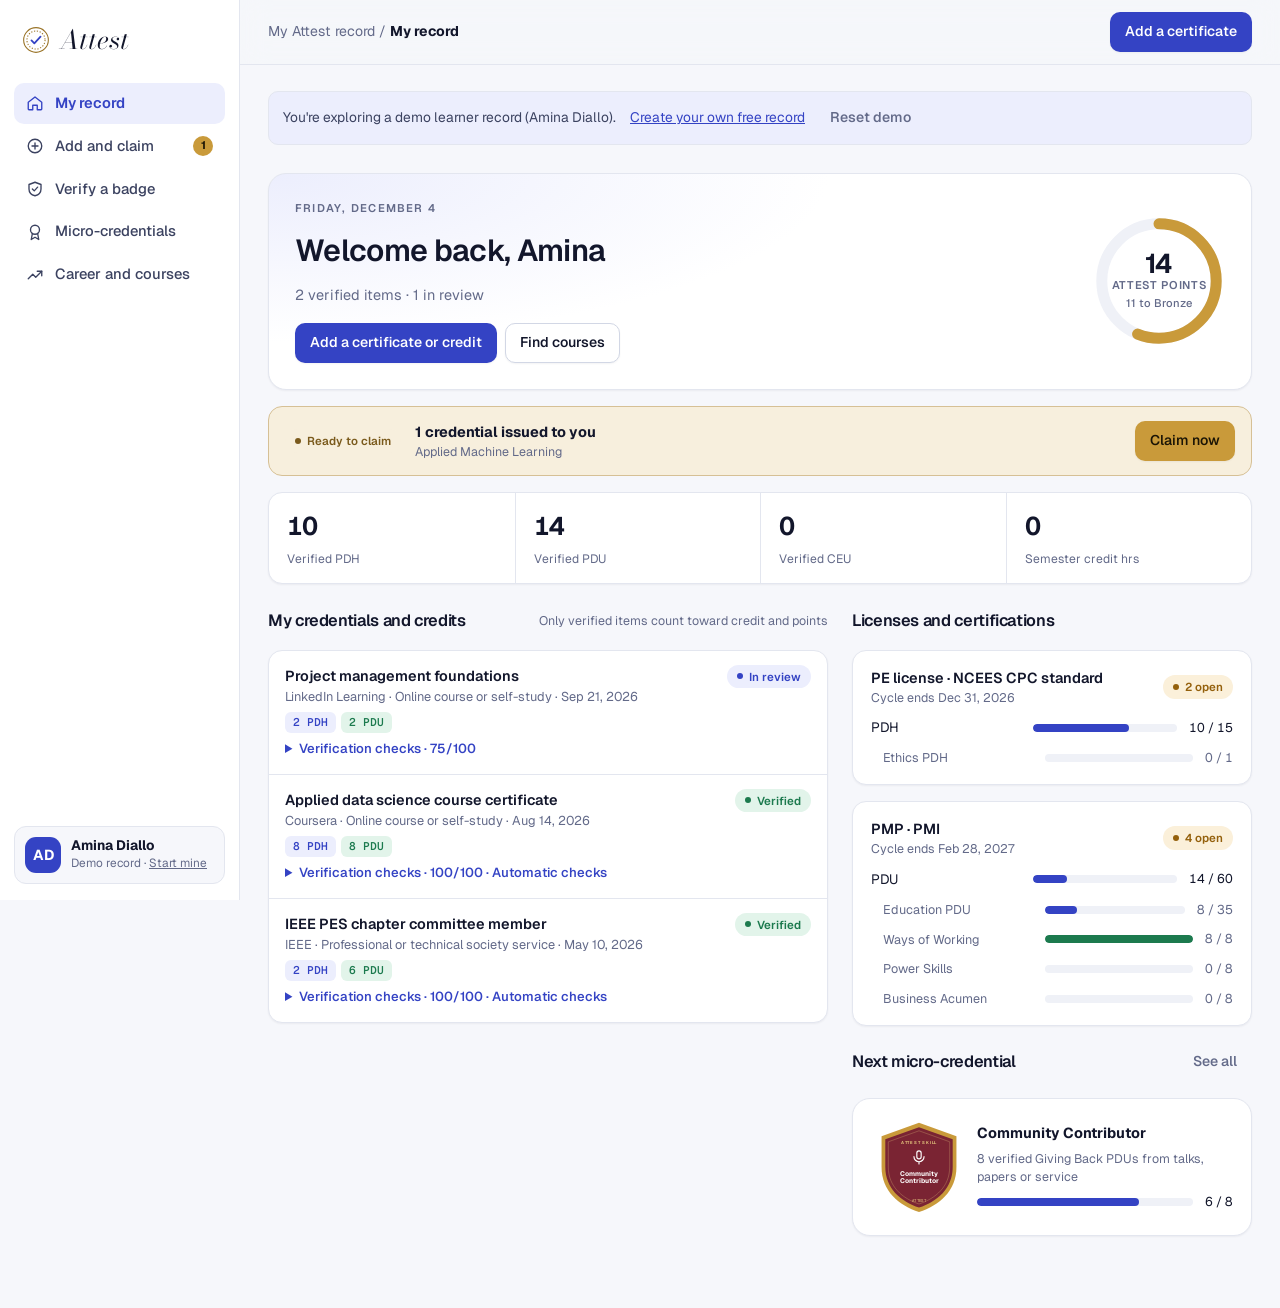
<file: learner/index.html>
<!doctype html>
<html lang="en">
<head>
<meta charset="utf-8">
<meta name="viewport" content="width=device-width,initial-scale=1,viewport-fit=cover">
<title>My Attest record</title>
<link rel="icon" href="../assets/favicon.svg" type="image/svg+xml">
<link rel="preconnect" href="https://fonts.googleapis.com">
<link rel="preconnect" href="https://fonts.gstatic.com" crossorigin>
<link rel="stylesheet" href="https://fonts.googleapis.com/css2?family=Bodoni+Moda:ital,opsz,wght@1,6..96,500&family=Geist:wght@400..700&family=Geist+Mono:wght@400..600&display=swap">
<style>
/* Layout: learner wallet — same shell as the issuer app; record first, then claim, verify, micro-credentials and career */
:root{
  --paper:#F6F7FB; --surface:#FFFFFF; --sunk:#EFF1F7; --ink:#12162B; --ink2:#3B4260; --muted:#636A89; --line:#E3E6EF; --line2:#D2D7E5;
  --accent:#3443C4; --accent-soft:#ECEEFD; --accent-ink:#FFFFFF; --brass:#9A7428; --brass-soft:#F7EFDD; --gold:#C99A3A;
  --ok:#1C7A4E; --ok-bg:#E2F4EA; --warn:#94600C; --warn-bg:#FBF0DA; --bad:#B42E3C; --bad-bg:#FBE5E8;
  --shadow-sm:0 1px 2px rgba(16,20,45,.05); --shadow-md:0 8px 20px -6px rgba(16,20,45,.12); --shadow-lg:0 30px 60px -16px rgba(16,20,45,.35);
  --r:14px; --ease:cubic-bezier(.2,.7,.2,1);
  --f-display:"Bodoni Moda",Didot,Georgia,serif; --f-body:"Geist",system-ui,-apple-system,"Segoe UI",sans-serif; --f-mono:"Geist Mono",ui-monospace,Menlo,monospace;
}
@media (prefers-color-scheme:dark){:root:not([data-theme="light"]){
  --paper:#0B0E1A; --surface:#13172A; --sunk:#1A1F36; --ink:#ECEEF8; --ink2:#C3C8DE; --muted:#959BB9; --line:#232944; --line2:#2F3658;
  --accent:#909CFF; --accent-soft:#1D2347; --accent-ink:#0B0E1A; --brass:#D8B266; --brass-soft:#2C2616; --gold:#D8B266;
  --ok:#57CB95; --ok-bg:#132E25; --warn:#E6AA4D; --warn-bg:#33281A; --bad:#F27C88; --bad-bg:#381B22;
  --shadow-sm:0 1px 2px rgba(0,0,0,.3); --shadow-md:0 10px 24px -8px rgba(0,0,0,.5); --shadow-lg:0 30px 60px -16px rgba(0,0,0,.7); color-scheme:dark}}
:root[data-theme="dark"]{
  --paper:#0B0E1A; --surface:#13172A; --sunk:#1A1F36; --ink:#ECEEF8; --ink2:#C3C8DE; --muted:#959BB9; --line:#232944; --line2:#2F3658;
  --accent:#909CFF; --accent-soft:#1D2347; --accent-ink:#0B0E1A; --brass:#D8B266; --brass-soft:#2C2616; --gold:#D8B266;
  --ok:#57CB95; --ok-bg:#132E25; --warn:#E6AA4D; --warn-bg:#33281A; --bad:#F27C88; --bad-bg:#381B22;
  --shadow-sm:0 1px 2px rgba(0,0,0,.3); --shadow-md:0 10px 24px -8px rgba(0,0,0,.5); --shadow-lg:0 30px 60px -16px rgba(0,0,0,.7); color-scheme:dark}
*{box-sizing:border-box}
[hidden]{display:none!important}
html,body{margin:0;min-height:100%}
body{background:var(--paper);color:var(--ink);font-family:var(--f-body);font-size:14.5px;line-height:1.55;-webkit-font-smoothing:antialiased}
h1,h2,h3{margin:0;font-weight:600;letter-spacing:-.022em;text-wrap:balance}
h2{font-size:1.6rem} h3{font-size:1.02rem}
a{color:var(--accent)}
button,input,select,textarea{font:inherit;color:inherit}
:focus-visible{outline:2px solid var(--accent);outline-offset:2px;border-radius:6px}
.eyebrow{font-size:.7rem;text-transform:uppercase;letter-spacing:.11em;color:var(--muted);font-weight:600}
.muted{color:var(--muted)} .hint{font-size:.78rem;color:var(--muted);line-height:1.45}
.mono{font-family:var(--f-mono);font-size:.86em}

/* shell */
.side{position:fixed;inset:0 auto 0 0;width:240px;z-index:40;display:flex;flex-direction:column;gap:22px;background:var(--surface);border-right:1px solid var(--line);padding:calc(20px + env(safe-area-inset-top)) 14px calc(16px + env(safe-area-inset-bottom)) max(14px,env(safe-area-inset-left));transition:transform .3s var(--ease);overflow-y:auto}
.brand{display:flex;align-items:center;gap:10px;padding:0 8px;text-decoration:none;color:var(--ink)}
.brand span{font-family:var(--f-display);font-style:italic;font-size:1.65rem}
nav.tabs{display:flex;flex-direction:column;gap:2px;flex:1}
nav.tabs button{display:flex;align-items:center;gap:11px;width:100%;padding:9px 12px;border:0;border-radius:10px;background:none;color:var(--ink2);cursor:pointer;font-weight:500;font-size:.92rem;text-align:left;transition:background .15s}
nav.tabs button svg{width:18px;height:18px;flex:none}
nav.tabs button:hover{background:var(--sunk)}
nav.tabs button[aria-selected="true"]{background:var(--accent-soft);color:var(--accent);font-weight:600}
.navcount{margin-left:auto;min-width:20px;height:20px;padding:0 6px;border-radius:999px;background:var(--gold);color:#1A1405;font-size:.7rem;font-weight:700;display:grid;place-items:center;font-style:normal}
.me{display:flex;align-items:center;gap:10px;padding:10px;border:1px solid var(--line);border-radius:12px;background:var(--paper)}
.avatar{width:36px;height:36px;border-radius:11px;display:grid;place-items:center;background:var(--accent);color:var(--accent-ink);font-weight:700;flex:none}
.me strong{display:block;font-size:.86rem;line-height:1.25}
.me small{display:block;font-size:.74rem;color:var(--muted)}
.me a{color:var(--muted)}
.scrim{position:fixed;inset:0;background:rgba(8,10,24,.45);z-index:39}
.main{margin-left:240px;min-width:0}
.topbar{position:sticky;top:env(safe-area-inset-top);z-index:30;background:color-mix(in srgb,var(--paper) 80%,transparent);-webkit-backdrop-filter:blur(14px);backdrop-filter:blur(14px);border-bottom:1px solid var(--line)}
.topbar-in{max-width:1180px;margin:0 auto;display:flex;align-items:center;gap:12px;padding-block:12px;padding-left:max(28px,env(safe-area-inset-left));padding-right:max(28px,env(safe-area-inset-right))}
.crumbs{flex:1;min-width:0;color:var(--muted);font-size:.88rem}
.crumbs strong{color:var(--ink)}
.iconbtn{display:none;width:40px;height:40px;border-radius:10px;border:1px solid var(--line);background:var(--surface);cursor:pointer;place-items:center}
.wrap{max-width:1180px;margin:0 auto;padding-block:8px 72px;padding-left:max(28px,env(safe-area-inset-left));padding-right:max(28px,env(safe-area-inset-right))}
.banner{margin-top:18px;padding:11px 14px;border:1px solid var(--line);border-radius:10px;font-size:.86rem;color:var(--ink2);background:var(--accent-soft);display:flex;flex-wrap:wrap;gap:6px 14px;align-items:center}
section.view{padding-top:28px;animation:viewIn .32s var(--ease)}
@keyframes viewIn{from{opacity:.001;transform:translateY(8px)}to{opacity:1;transform:none}}
@keyframes pop{from{opacity:0;transform:translateY(8px) scale(.985)}to{opacity:1;transform:none}}
.head{display:flex;flex-wrap:wrap;align-items:end;justify-content:space-between;gap:14px;margin-bottom:22px}
.head p{margin:6px 0 0;max-width:64ch}

/* controls */
.btn{display:inline-flex;align-items:center;justify-content:center;gap:7px;min-height:38px;padding:8px 14px;border-radius:10px;border:1px solid var(--line2);background:var(--surface);color:var(--ink);cursor:pointer;font-weight:550;font-size:.88rem;white-space:nowrap;text-decoration:none;box-shadow:var(--shadow-sm);transition:background .15s,border-color .15s,transform .1s,filter .15s}
.btn:hover{border-color:var(--muted)}
.btn:active{transform:translateY(1px)}
.btn.primary{background:var(--accent);color:var(--accent-ink);border-color:transparent}
.btn.primary:hover{filter:brightness(1.08)}
.btn.gold{background:var(--gold);color:#1A1405;border-color:transparent}
.btn.ghost{background:none;border-color:transparent;color:var(--muted);box-shadow:none}
.btn.li{background:#0A66C2;border-color:#0A66C2;color:#FFFFFF}
.btn:disabled{opacity:.5;cursor:not-allowed}
label{display:grid;gap:6px;font-size:.82rem;font-weight:550;color:var(--ink2)}
input[type=text],input[type=email],input[type=date],input[type=number],input[type=url],input[type=password],select,textarea{width:100%;min-height:40px;padding:9px 12px;border:1px solid var(--line2);border-radius:10px;background:var(--surface);color:var(--ink);font-size:.92rem;min-width:0}
input[type=file]{font-size:.85rem}
input:focus,select:focus,textarea:focus{outline:none;border-color:var(--accent);box-shadow:0 0 0 4px var(--accent-soft)}
.form{display:grid;gap:16px;align-content:start}
.grid2{display:grid;grid-template-columns:repeat(2,minmax(0,1fr));gap:12px}
.grid3{display:grid;grid-template-columns:repeat(3,minmax(0,1fr));gap:12px}
.row{display:flex;flex-wrap:wrap;gap:8px;align-items:center}
.panel{background:var(--surface);border:1px solid var(--line);border-radius:var(--r);padding:22px;box-shadow:var(--shadow-sm)}
.cols{display:grid;grid-template-columns:minmax(0,7fr) minmax(0,5fr);gap:24px;align-items:start}
.empty{padding:28px 22px;text-align:center;color:var(--muted);border:1.5px dashed var(--line2);border-radius:var(--r);font-size:.9rem}

/* chips and pills */
.chips{display:flex;flex-wrap:wrap;gap:5px}
.chip{font-family:var(--f-mono);font-size:.7rem;font-weight:550;padding:2px 8px;border-radius:6px;white-space:nowrap;background:var(--sunk);color:var(--ink2)}
.chip.pdh{color:var(--accent);background:var(--accent-soft)} .chip.pdu{color:var(--ok);background:var(--ok-bg)} .chip.ceu{color:var(--brass);background:var(--brass-soft)} .chip.sch{color:var(--bad);background:var(--bad-bg)}
.pill{display:inline-flex;align-items:center;gap:6px;padding:3px 10px;border-radius:999px;font-size:.72rem;font-weight:600;white-space:nowrap}
.pill::before{content:"";width:6px;height:6px;border-radius:50%;background:currentColor}
.pill.verified{color:var(--ok);background:var(--ok-bg)} .pill.review{color:var(--accent);background:var(--accent-soft)} .pill.info{color:var(--warn);background:var(--warn-bg)} .pill.rejected{color:var(--bad);background:var(--bad-bg)} .pill.claim{color:#7A5A1C;background:var(--brass-soft)}

/* home */
.hero{display:grid;grid-template-columns:minmax(0,1fr) auto;gap:24px;align-items:center;padding:26px;border:1px solid var(--line);border-radius:18px;background:radial-gradient(800px 240px at 0% 0%,var(--accent-soft),transparent 70%),var(--surface);box-shadow:var(--shadow-sm)}
.hero h2{font-size:1.9rem}
.ring{position:relative;width:132px;height:132px}
.ring svg{width:100%;height:100%;transform:rotate(-90deg)}
.ring .val{position:absolute;inset:0;display:grid;place-content:center;text-align:center}
.ring .val b{font-size:1.7rem;font-weight:650;letter-spacing:-.03em;line-height:1}
.ring .val small{font-size:.7rem;color:var(--muted);font-weight:600;letter-spacing:.06em;text-transform:uppercase}
.totals{display:grid;grid-template-columns:repeat(4,minmax(0,1fr));border:1px solid var(--line);border-radius:var(--r);background:var(--surface);overflow:hidden;margin-top:16px;box-shadow:var(--shadow-sm)}
.totals div{padding:14px 18px} .totals div+div{border-left:1px solid var(--line)}
.totals b{display:block;font-size:1.6rem;font-weight:650;letter-spacing:-.03em;font-variant-numeric:tabular-nums}
.totals span{font-size:.76rem;color:var(--muted)}
.claimbar{display:grid;grid-template-columns:auto minmax(0,1fr) auto;gap:14px;align-items:center;margin-top:16px;padding:14px 16px;border:1px solid color-mix(in srgb,var(--gold) 50%,var(--line));border-radius:var(--r);background:var(--brass-soft);animation:pop .3s var(--ease)}
.list{display:grid;border:1px solid var(--line);border-radius:var(--r);background:var(--surface);overflow:hidden;box-shadow:var(--shadow-sm)}
.item{display:grid;grid-template-columns:minmax(0,1fr) auto;gap:6px 12px;align-items:start;padding:14px 16px;border-bottom:1px solid var(--line)}
.item:last-child{border-bottom:0}
.item strong{font-weight:600}
.item .meta{display:block;font-size:.8rem;color:var(--muted)}
.item details{grid-column:1 / -1;font-size:.82rem}
.item summary{cursor:pointer;color:var(--accent);font-weight:550;width:max-content}
.checks{list-style:none;margin:8px 0 0;padding:0;display:grid;gap:5px}
.checks li{display:grid;grid-template-columns:18px minmax(0,1fr);gap:8px;align-items:start}
.checks .y{color:var(--ok);font-weight:700} .checks .n{color:var(--warn);font-weight:700}
.lic{border:1px solid var(--line);border-radius:var(--r);background:var(--surface);padding:16px 18px;display:grid;gap:10px;box-shadow:var(--shadow-sm)}
.meter{display:grid;grid-template-columns:minmax(100px,150px) minmax(0,1fr) auto;gap:12px;align-items:center;font-size:.85rem}
.meter.sub{padding-left:12px;font-size:.79rem;color:var(--muted)}
.meter .bar{height:8px;background:var(--sunk);border-radius:999px;overflow:hidden}
.meter .bar i{display:block;height:100%;border-radius:999px;background:var(--accent);transition:width .6s var(--ease)}
.meter .bar i.done{background:var(--ok)}
.meter .num{font-variant-numeric:tabular-nums;white-space:nowrap;font-size:.8rem}

/* add / verify */
.result{border:1px solid var(--line);border-radius:var(--r);background:var(--surface);overflow:hidden;box-shadow:var(--shadow-md);animation:pop .3s var(--ease)}
.result .status{display:flex;gap:14px;align-items:center;padding:16px 18px;border-bottom:1px solid var(--line)}
.mark{width:42px;height:42px;border-radius:50%;display:grid;place-items:center;flex:none}
.ok .mark{background:var(--ok-bg);color:var(--ok)} .warn .mark{background:var(--warn-bg);color:var(--warn)} .bad .mark{background:var(--bad-bg);color:var(--bad)} .info .mark{background:var(--accent-soft);color:var(--accent)}
.result .body{padding:16px 18px;display:grid;gap:12px}
.result dl{display:grid;grid-template-columns:max-content minmax(0,1fr);gap:8px 18px;margin:0}
.result dt{color:var(--muted);font-size:.84rem} .result dd{margin:0}
.steps{display:grid;grid-template-columns:repeat(3,minmax(0,1fr));gap:10px;margin-bottom:18px}
.steps div{padding:12px 14px;border:1px solid var(--line);border-radius:12px;background:var(--surface);font-size:.84rem}
.steps b{display:block;font-size:.72rem;letter-spacing:.1em;text-transform:uppercase;color:var(--brass);margin-bottom:2px}

/* micro */
.mgrid{display:grid;grid-template-columns:repeat(auto-fill,minmax(250px,1fr));gap:16px}
.mcard{display:grid;gap:10px;justify-items:center;text-align:center;padding:20px 18px;border:1px solid var(--line);border-radius:18px;background:var(--surface);box-shadow:var(--shadow-sm);transition:transform .2s var(--ease),box-shadow .2s}
.mcard:hover{transform:translateY(-2px);box-shadow:var(--shadow-md)}
.mcard.locked .badge{filter:grayscale(1);opacity:.45}
.mcard.ready{border-color:var(--gold);box-shadow:0 0 0 3px color-mix(in srgb,var(--gold) 30%,transparent)}
.badge{width:150px;height:150px}
.mcard h3{font-size:.98rem}
.mcard .meter{grid-template-columns:minmax(0,1fr) auto;width:100%}
.tierlbl{font-size:.66rem;font-weight:650;letter-spacing:.12em;text-transform:uppercase;color:var(--muted)}
.overlay{position:fixed;inset:0;background:rgba(8,10,24,.5);-webkit-backdrop-filter:blur(4px);backdrop-filter:blur(4px);display:grid;place-items:center;padding:20px;z-index:50}
.modal{background:var(--surface);border:1px solid var(--line);border-radius:18px;max-width:720px;width:100%;max-height:100%;overflow:auto;padding:24px;display:grid;grid-template-columns:200px minmax(0,1fr);gap:24px;align-items:start;box-shadow:var(--shadow-lg);animation:pop .28s var(--ease)}
.modal .badge{width:200px;height:200px}

/* career */
.goals{display:flex;flex-wrap:wrap;gap:8px}
.goals button{min-height:38px;padding:0 14px;border-radius:999px;border:1px solid var(--line2);background:var(--surface);cursor:pointer;font-weight:550;font-size:.86rem;color:var(--ink2)}
.goals button[aria-pressed="true"]{background:var(--accent);border-color:var(--accent);color:var(--accent-ink)}
.rec{display:grid;gap:10px;padding:16px 18px;border:1px solid var(--line);border-radius:var(--r);background:var(--surface);box-shadow:var(--shadow-sm)}
.rec .why{font-size:.84rem;color:var(--muted)}
.providers{display:flex;flex-wrap:wrap;gap:8px}
.prov{display:inline-flex;align-items:center;gap:8px;min-height:36px;padding:0 12px;border-radius:9px;border:1px solid var(--line2);background:var(--paper);text-decoration:none;color:var(--ink);font-size:.84rem;font-weight:550}
.prov:hover{border-color:var(--muted)}
.prov i{width:8px;height:8px;border-radius:50%;flex:none}
.chat{display:grid;gap:10px;max-height:420px;overflow-y:auto;padding:4px}
.msg{max-width:90%;padding:10px 14px;border-radius:14px;white-space:pre-wrap;font-size:.9rem;animation:pop .25s var(--ease)}
.msg.user{justify-self:end;background:var(--accent);color:var(--accent-ink);border-bottom-right-radius:4px}
.msg.coach{justify-self:start;background:var(--sunk);border-bottom-left-radius:4px}
.toast{position:fixed;left:50%;transform:translateX(-50%);bottom:calc(24px + env(safe-area-inset-bottom));background:var(--ink);color:var(--paper);padding:11px 18px;border-radius:12px;font-size:.88rem;z-index:60;box-shadow:var(--shadow-lg)}

@media (max-width:960px){ .side{transform:translateX(-102%);box-shadow:var(--shadow-lg)} .side.open{transform:none} .main{margin-left:0} .iconbtn{display:grid}
  .topbar-in,.wrap{padding-left:max(16px,env(safe-area-inset-left));padding-right:max(16px,env(safe-area-inset-right))} }
@media (max-width:860px){ .cols,.hero{grid-template-columns:minmax(0,1fr)} .totals{grid-template-columns:repeat(2,minmax(0,1fr))} .totals div:nth-child(3){border-left:0} .totals div:nth-child(n+3){border-top:1px solid var(--line)}
  .steps,.grid3{grid-template-columns:minmax(0,1fr)} .modal{grid-template-columns:minmax(0,1fr);justify-items:center} .claimbar{grid-template-columns:minmax(0,1fr)} }
@media (max-width:520px){ .grid2{grid-template-columns:minmax(0,1fr)} .panel{padding:16px} }
@media (prefers-reduced-motion:reduce){*{animation:none!important;transition:none!important}}
</style>
</head>
<body>
<aside class="side" id="side" aria-label="Main navigation">
  <a class="brand" href="../" aria-label="Attest website">
    <svg width="28" height="28" viewBox="0 0 34 34" aria-hidden="true"><g fill="none" stroke="var(--brass)" stroke-width="1.3"><circle cx="17" cy="17" r="15"/><circle cx="17" cy="17" r="11" stroke-dasharray="1.5 2"/></g><path d="M11.5 17.5l3.5 3.5 7.5-8" fill="none" stroke="var(--accent)" stroke-width="2.2" stroke-linecap="round" stroke-linejoin="round"/></svg>
    <span>Attest</span>
  </a>
  <nav class="tabs" id="tabs" role="tablist" aria-orientation="vertical">
    <button role="tab" data-tab="home" aria-selected="true"><svg viewBox="0 0 24 24" fill="none" stroke="currentColor" stroke-width="1.8" stroke-linecap="round" stroke-linejoin="round" aria-hidden="true"><path d="M3 11l9-7 9 7v9a1 1 0 0 1-1 1h-5v-6h-6v6H4a1 1 0 0 1-1-1z"/></svg><span>My record</span></button>
    <button role="tab" data-tab="add" aria-selected="false"><svg viewBox="0 0 24 24" fill="none" stroke="currentColor" stroke-width="1.8" stroke-linecap="round" aria-hidden="true"><circle cx="12" cy="12" r="9"/><path d="M12 8v8M8 12h8"/></svg><span>Add and claim</span><em class="navcount" id="claimCount" hidden></em></button>
    <button role="tab" data-tab="verify" aria-selected="false"><svg viewBox="0 0 24 24" fill="none" stroke="currentColor" stroke-width="1.8" stroke-linecap="round" stroke-linejoin="round" aria-hidden="true"><path d="M12 3l8 3v6c0 5-3.5 8-8 9-4.5-1-8-4-8-9V6z"/><path d="M8.5 12l2.5 2.5 4.5-5"/></svg><span>Verify a badge</span></button>
    <button role="tab" data-tab="micro" aria-selected="false"><svg viewBox="0 0 24 24" fill="none" stroke="currentColor" stroke-width="1.8" stroke-linecap="round" stroke-linejoin="round" aria-hidden="true"><circle cx="12" cy="9" r="6"/><path d="M8.5 14L7 22l5-3 5 3-1.5-8"/></svg><span>Micro-credentials</span><em class="navcount" id="microCount" hidden></em></button>
    <button role="tab" data-tab="career" aria-selected="false"><svg viewBox="0 0 24 24" fill="none" stroke="currentColor" stroke-width="1.8" stroke-linecap="round" stroke-linejoin="round" aria-hidden="true"><path d="M3 17l6-6 4 4 8-8"/><path d="M15 7h6v6"/></svg><span>Career and courses</span></button>
  </nav>
  <div class="me"><span class="avatar" id="meInitials">A</span><div style="min-width:0"><strong id="meName">Learner</strong><small id="meLinks"></small></div></div>
</aside>
<div class="scrim" id="scrim" hidden></div>

<main class="main">
  <header class="topbar"><div class="topbar-in">
    <button class="iconbtn" id="menuBtn" aria-label="Open navigation" aria-expanded="false"><svg width="20" height="20" viewBox="0 0 24 24" fill="none" stroke="currentColor" stroke-width="2" stroke-linecap="round" aria-hidden="true"><path d="M4 7h16M4 12h16M4 17h16"/></svg></button>
    <div class="crumbs">My Attest record <span aria-hidden="true">/</span> <strong id="pageTitle">My record</strong></div>
    <button class="btn primary" data-go="add">Add a certificate</button>
  </div></header>

  <div class="wrap">
    <div class="banner" id="banner" hidden></div>

    <!-- HOME -->
    <section class="view" data-view="home">
      <div class="hero">
        <div class="form" style="gap:10px">
          <span class="eyebrow" id="hDate"></span>
          <h2 id="hTitle">Your learning record</h2>
          <p class="muted" style="margin:0" id="hSub"></p>
          <div class="row" style="margin-top:6px"><button class="btn primary" data-go="add">Add a certificate or credit</button><button class="btn" data-go="career">Find courses</button></div>
        </div>
        <div class="ring" aria-label="Attest points">
          <svg viewBox="0 0 120 120" aria-hidden="true"><circle cx="60" cy="60" r="52" fill="none" stroke="var(--sunk)" stroke-width="10"/><circle id="ringArc" cx="60" cy="60" r="52" fill="none" stroke="var(--gold)" stroke-width="10" stroke-linecap="round" stroke-dasharray="0 400" style="transition:stroke-dasharray .8s var(--ease)"/></svg>
          <div class="val"><b id="ptsVal">0</b><small>Attest points</small><small id="ptsNext" style="text-transform:none;letter-spacing:0;font-weight:500"></small></div>
        </div>
      </div>
      <div id="claimBar"></div>
      <div class="totals">
        <div><b id="tPdh">0</b><span>Verified PDH</span></div><div><b id="tPdu">0</b><span>Verified PDU</span></div>
        <div><b id="tCeu">0</b><span>Verified CEU</span></div><div><b id="tSch">0</b><span>Semester credit hrs</span></div>
      </div>
      <div class="cols" style="margin-top:24px">
        <div class="form">
          <div class="row" style="justify-content:space-between"><h3>My credentials and credits</h3><span class="hint">Only verified items count toward credit and points</span></div>
          <div id="recList"></div>
        </div>
        <div class="form">
          <h3>Licenses and certifications</h3>
          <div id="licList" class="form"></div>
          <div class="row" style="justify-content:space-between"><h3>Next micro-credential</h3><button class="btn ghost" data-go="micro">See all</button></div>
          <div id="nextMicro"></div>
        </div>
      </div>
    </section>

    <!-- ADD AND CLAIM -->
    <section class="view" data-view="add" hidden>
      <div class="head"><div><span class="eyebrow">Add and claim</span><h2>Add to your record</h2><p class="muted">Claim credentials issued to you through Attest, or add a certificate or credit from anywhere else. Everything is checked by Attest before it counts.</p></div></div>
      <div class="steps" aria-label="How verification works">
        <div><b>1 · Submit</b>Add the certificate with its verification link or file.</div>
        <div><b>2 · Automatic checks</b>Attest checks the issuer, link, dates, credit and duplicates.</div>
        <div><b>3 · Verified</b>Strong matches count right away; the rest go to Attest's review team.</div>
      </div>
      <div class="cols">
        <form class="panel form" id="addForm" autocomplete="off">
          <h3>Add a certificate or claim credit</h3>
          <div class="grid2">
            <label>Issuer<input type="text" id="fIssuer" list="issuerList" placeholder="e.g. PMI, Coursera, LinkedIn Learning, IEEE" required></label>
            <label>Type<select id="fAct"></select></label>
          </div>
          <datalist id="issuerList"></datalist>
          <label>Title<input type="text" id="fTitle" placeholder="As shown on the certificate" required></label>
          <div class="grid3">
            <label>Date completed<input type="date" id="fDate" required></label>
            <label id="fHoursWrap">Hours<input type="number" id="fHours" min="0" step="0.25" placeholder="e.g. 8"></label>
            <label id="fAreaWrap">Main topic<select id="fArea"><option value="technical">Technical</option><option value="leadership">Leadership &amp; people</option><option value="business">Business &amp; strategy</option><option value="ethics">Ethics</option></select></label>
          </div>
          <div class="grid2" id="fCountWrap" hidden><label><span id="fCountLbl">Number</span><input type="number" id="fCount" min="1" step="1" value="1"></label><label>Hours spent (PMI Giving Back)<input type="number" id="fGb" min="0" step="0.5" placeholder="0"></label></div>
          <div class="grid2" id="fUnitsWrap" hidden><label>Credit hours earned<input type="number" id="fUnits" min="0" step="0.5" value="3"></label><label>Term system<select id="fUnitType"><option value="semester">Semester</option><option value="quarter">Quarter</option></select></label></div>
          <label id="fFirstWrap" style="display:flex;flex-direction:row;align-items:center;gap:8px" hidden><input type="checkbox" id="fFirst" checked> First time I've taught or presented this material</label>
          <label>Verification link<input type="url" id="fLink" placeholder="The issuer's verification page for this certificate"><span class="hint">For example a Coursera verify link, a Credly badge page or your PMI record. Links on the issuer's own site verify fastest.</span></label>
          <div class="grid2">
            <label>Certificate file (optional)<input type="file" id="fFile" accept=".pdf,.png,.jpg,.jpeg"></label>
            <label>Credential ID (optional)<input type="text" id="fCid" placeholder="ID printed on the certificate"></label>
          </div>
          <div id="fPreview"></div>
          <div class="row"><button class="btn primary" type="submit">Submit for verification</button></div>
        </form>
        <div class="form">
          <div class="panel form">
            <h3>Claim a credential issued to you</h3>
            <p class="hint" style="margin:0">Credentials issued through Attest to your email appear here automatically. You can also enter an ID.</p>
            <div id="claimList" class="form"></div>
            <form class="row" id="claimForm" autocomplete="off"><label for="claimId" style="position:absolute;width:1px;height:1px;overflow:hidden;clip:rect(0 0 0 0)">Credential ID</label><input type="text" id="claimId" placeholder="CRT-XXXX-XXXX" class="mono" style="flex:1 1 180px;text-transform:uppercase"><button class="btn" type="submit">Find</button></form>
          </div>
          <div id="addResult"></div>
        </div>
      </div>
    </section>

    <!-- VERIFY -->
    <section class="view" data-view="verify" hidden>
      <div class="head"><div><span class="eyebrow">Verify</span><h2>Verify a badge or credential</h2><p class="muted">Check any Attest credential or micro-credential by its ID, yours or someone else's.</p></div></div>
      <form class="row" id="vForm" style="max-width:640px" autocomplete="off"><label for="vId" style="position:absolute;width:1px;height:1px;overflow:hidden;clip:rect(0 0 0 0)">Credential ID</label><input type="text" id="vId" class="mono" placeholder="CRT-XXXX-XXXX or ATT-XXXX-XXXX" style="flex:1 1 260px;min-height:48px;text-transform:uppercase;letter-spacing:.06em"><button class="btn primary" type="submit" style="min-height:48px">Verify</button></form>
      <div id="vOut" style="max-width:640px;margin-top:20px"></div>
    </section>

    <!-- MICRO -->
    <section class="view" data-view="micro" hidden>
      <div class="head"><div><span class="eyebrow">Micro-credentials</span><h2>Showcase what you've proven</h2><p class="muted">Every verified credit earns Attest points: one point per verified contact hour, counted once per item. Reach a level or a skill milestone to claim a micro-credential you can share on LinkedIn.</p></div>
        <div class="panel" style="padding:14px 18px"><span class="eyebrow">Your points</span><div style="font-size:1.9rem;font-weight:650;letter-spacing:-.03em" id="mPts">0</div></div></div>
      <div class="mgrid" id="mGrid"></div>
    </section>

    <!-- CAREER -->
    <section class="view" data-view="career" hidden>
      <div class="head"><div><span class="eyebrow">Career and courses</span><h2>Grow your skills and credit</h2><p class="muted">Pick your goals. Attest suggests what to learn next from PMI, LinkedIn Learning and Coursera, starting with what closes your license gaps. When you finish a course, add it here and Attest verifies it.</p></div></div>
      <div class="form" style="gap:10px"><span class="eyebrow">My goals</span><div class="goals" id="goals"></div></div>
      <div class="cols" style="margin-top:22px">
        <div class="form"><h3>Recommended for you</h3><div id="recs" class="form"></div></div>
        <div class="panel form">
          <div><h3>Career coach</h3><p class="hint" style="margin:4px 0 0">Ask about next steps, certifications or how to close a gap. The coach sees your verified record and goals.</p></div>
          <div id="coachOff" class="form" hidden>
            <p class="hint" style="margin:0">The coach uses Claude. Add your own Claude API key to try it in this preview. It is kept only in this browser and requests go straight to Anthropic.</p>
            <form class="row" id="keyForm" autocomplete="off"><label for="keyIn" style="position:absolute;width:1px;height:1px;overflow:hidden;clip:rect(0 0 0 0)">Claude API key</label><input type="password" id="keyIn" placeholder="sk-ant-…" style="flex:1 1 200px"><button class="btn" type="submit">Save key</button></form>
          </div>
          <div id="coachOn" class="form" hidden>
            <div class="chat" id="chat" aria-live="polite"></div>
            <div class="row" id="coachSuggest">
              <button class="btn" type="button" data-coach="What should I focus on in the next 3 months to renew my licenses on time?">Next 3 months</button>
              <button class="btn" type="button" data-coach="Which certification would most advance my career, given my record?">Best next certification</button>
            </div>
            <form class="form" id="coachForm" style="gap:8px"><label for="coachIn" style="position:absolute;width:1px;height:1px;overflow:hidden;clip:rect(0 0 0 0)">Ask the coach</label><textarea id="coachIn" rows="2" placeholder="e.g. How do I move from engineering into project leadership?"></textarea><div class="row" style="justify-content:flex-end"><button class="btn primary" type="submit" id="coachSend">Ask</button></div></form>
          </div>
        </div>
      </div>
    </section>
  </div>
</main>

<div class="overlay" id="overlay" hidden><div class="modal" role="dialog" aria-modal="true" aria-labelledby="mdTitle"><div id="mdBadge"></div><div class="form" id="mdBody"></div></div></div>
<div class="toast" id="toast" hidden></div>

<script src="../assets/store.js"></script>
<script src="../assets/learner.js"></script>
<script>
(() => {
const $ = s => document.querySelector(s), $$ = s => [...document.querySelectorAll(s)];
const esc = s => String(s ?? "").replace(/[&<>"']/g, c => ({"&":"&amp;","<":"&lt;",">":"&gt;",'"':"&quot;","'":"&#39;"}[c]));
const E = window.AttestLearner, today = E.today();
const fmt = iso => iso ? new Date(iso + "T12:00:00").toLocaleDateString(undefined, { year:"numeric", month:"short", day:"numeric" }) : "—";
const n = v => String(Math.round((v || 0) * 100) / 100);
let tt; const toast = m => { const t = $("#toast"); t.textContent = m; t.hidden = false; clearTimeout(tt); tt = setTimeout(() => t.hidden = true, 2600); };

/* ---------- state ---------- */
const acct = window.AttestStore ? AttestStore.account() : null;
const isLearnerAcct = acct && acct.role === "learner";
let L = E.load();
if (isLearnerAcct && (!L || (L.profile.email || "").toLowerCase() !== acct.email)) L = E.blank({ name: acct.name, email: acct.email, org: acct.org || "" });
if (!L) L = E.demo();
const registryState = () => (window.AttestStore && (AttestStore.load() || AttestStore.demo())) || { creds: [], org: { name: "Attest issuer" } };
const save = () => { if (!E.save(L)) toast("This browser couldn't save. Allow site data for this page."); };
save();
const reg = () => { const R = registryState(); return { creds: R.creds, orgName: R.org.name, orgs: [R.org.name] }; };
const myEmail = () => (L.profile.email || "").toLowerCase();
const issuedToMe = () => reg().creds.filter(c => (c.recipientEmail || "").toLowerCase() === myEmail() && c.status !== "revoked");
const unclaimed = () => issuedToMe().filter(c => !L.claimed.includes(c.id));
const statusOf = c => c.status === "revoked" ? "revoked" : c.expiresOn && c.expiresOn < today ? "expired" : "active";
/* verified records: claimed issuer credentials + items that passed verification */
function verifiedRecords(){
  const R = reg();
  const claimed = R.creds.filter(c => L.claimed.includes(c.id) && c.status !== "revoked").map(c => ({ src:"issuer", id:c.id, title:c.programName, issuer:R.orgName, date:c.issuedOn, credits:c.credits || {}, status:"verified", expired: statusOf(c) === "expired" }));
  const items = L.items.filter(i => i.status === "verified").map(i => ({ src:"item", id:i.id, title:i.title, issuer:i.issuer, date:i.date, credits:i.credits || {}, status:"verified" }));
  return claimed.concat(items);
}
const chips = c => { c = c || {}; const p = []; if (c.pdh) p.push(["pdh", n(c.pdh) + " PDH"]); if (c.pdu) p.push(["pdu", n(c.pdu) + " PDU"]); if (c.ceu) p.push(["ceu", n(c.ceu) + " CEU"]); if (c.sch) p.push(["sch", n(c.sch) + " sem. hr"]);
  return p.length ? `<span class="chips">${p.map(([k, t]) => `<span class="chip ${k}">${esc(t)}</span>`).join("")}</span>` : ""; };
const PILL = { verified:["verified","Verified"], review:["review","In review"], info:["info","Needs evidence"], rejected:["rejected","Not verified"] };
const pill = s => `<span class="pill ${PILL[s][0]}">${PILL[s][1]}</span>`;

/* ---------- navigation ---------- */
const TITLES = { home:"My record", add:"Add and claim", verify:"Verify a badge", micro:"Micro-credentials", career:"Career and courses" };
function setDrawer(o){ $("#side").classList.toggle("open", o); $("#scrim").hidden = !o; $("#menuBtn").setAttribute("aria-expanded", String(o)); }
function go(tab){ $$("#tabs button").forEach(b => b.setAttribute("aria-selected", String(b.dataset.tab === tab))); $$("section.view").forEach(s => s.hidden = s.dataset.view !== tab);
  $("#pageTitle").textContent = TITLES[tab]; setDrawer(false); window.scrollTo(0, 0); try { localStorage.setItem("attest.learner.tab", tab); } catch {} }
$("#tabs").addEventListener("click", e => { const b = e.target.closest("[data-tab]"); if (b) go(b.dataset.tab); });
document.addEventListener("click", e => { const b = e.target.closest("[data-go]"); if (b) go(b.dataset.go); });
$("#menuBtn").addEventListener("click", () => setDrawer(!$("#side").classList.contains("open"))); $("#scrim").addEventListener("click", () => setDrawer(false));

/* ---------- licenses (verified credit only) ---------- */
function licenseProgress(lic, recs){
  const inC = recs.filter(r => r.date >= lic.cycleStart && r.date <= lic.cycleEnd), sum = k => inC.reduce((a, r) => a + (+r.credits[k] || 0), 0), items = [];
  if (lic.pdh) items.push({ label:"PDH", have:sum("pdh"), need:lic.pdh });
  if (lic.ethics) items.push({ label:"Ethics PDH", have:sum("ethics"), need:lic.ethics, sub:true });
  if (lic.pdu){ const ed = sum("pduEd"), gb = Math.min(lic.gbMax ?? 1e9, sum("pduGB")); items.push({ label:"PDU", have:ed + gb, need:lic.pdu });
    if (lic.edMin) items.push({ label:"Education PDU", have:ed, need:lic.edMin, sub:true });
    if (lic.areaMin) [["pduWW","Ways of Working"],["pduPS","Power Skills"],["pduBA","Business Acumen"]].forEach(([k, l]) => items.push({ label:l, have:sum(k), need:lic.areaMin, sub:true, key:k })); }
  if (lic.ceu) items.push({ label:"CEU", have:sum("ceu"), need:lic.ceu });
  items.forEach(i => i.gap = Math.max(0, i.need - i.have)); return items;
}

/* ---------- micro-credentials ---------- */
const ICON = { star:"M12 3l2.7 5.6 6.1.9-4.4 4.3 1 6.1L12 17l-5.4 2.9 1-6.1L3.2 9.5l6.1-.9z", people:"M9 11a3.2 3.2 0 1 0 0-6.4A3.2 3.2 0 0 0 9 11zM3 20c0-3.3 2.7-6 6-6s6 2.7 6 6M16 4.8a3.2 3.2 0 0 1 0 6.2M18 14.3c2 .7 3 2.8 3 5.7", shield:"M12 3l8 3v6c0 5-3.5 8-8 9-4.5-1-8-4-8-9V6zM8.5 12l2.5 2.5 4.5-5", mic:"M12 3a3 3 0 0 0-3 3v5a3 3 0 0 0 6 0V6a3 3 0 0 0-3-3zM5 11a7 7 0 0 0 14 0M12 18v3", link:"M10 14a4 4 0 0 0 5.7 0l3-3a4 4 0 0 0-5.7-5.7l-1 1M14 10a4 4 0 0 0-5.7 0l-3 3a4 4 0 0 0 5.7 5.7l1-1" };
function shape(s){ if (s === "hex") return "M100 8 L180 54 L180 146 L100 192 L20 146 L20 54 Z"; if (s === "shield") return "M100 8 L178 36 L178 100 C178 150 142 180 100 194 C58 180 22 150 22 100 L22 36 Z"; return "M100 8 A92 92 0 1 1 99.9 8 Z"; }
function badgeSvg(m, opts = {}){
  const words = m.name.replace("Verified Learner · ", "").split(" "), lines = []; let cur = "";
  words.forEach(w => { if ((cur + " " + w).trim().length > 14 && cur) { lines.push(cur); cur = w; } else cur = (cur + " " + w).trim(); }); if (cur) lines.push(cur);
  const label = m.tier === "Level" ? "VERIFIED LEARNER" : "ATTEST SKILL";
  return `<svg class="badge" viewBox="0 0 200 200" role="img" aria-label="${esc(m.name)} badge" xmlns="http://www.w3.org/2000/svg">
  <path d="${shape(m.shape)}" fill="#C99A3A"/><path d="${shape(m.shape)}" transform="translate(100 100) scale(.9) translate(-100 -100)" fill="${m.color}"/>
  <path d="${shape(m.shape)}" transform="translate(100 100) scale(.82) translate(-100 -100)" fill="none" stroke="#E6C77E" stroke-opacity=".6" stroke-width="1.2"/>
  <text x="100" y="${m.shape === "hex" ? 60 : 52}" text-anchor="middle" font-family="Geist, Helvetica, Arial, sans-serif" font-size="8.5" font-weight="700" letter-spacing="1.6" fill="#E6C77E">${label}</text>
  <g transform="translate(82 ${m.shape === "hex" ? 68 : 62}) scale(1.5)" fill="none" stroke="#FFFFFF" stroke-width="1.6" stroke-linecap="round" stroke-linejoin="round"><path d="${ICON[m.icon]}"/></g>
  ${lines.slice(0, 3).map((l, i) => `<text x="100" y="${(m.shape === "hex" ? 122 : 118) + i * 16}" text-anchor="middle" font-family="Geist, Helvetica, Arial, sans-serif" font-size="14" font-weight="700" fill="#FFFFFF">${esc(l)}</text>`).join("")}
  <text x="100" y="${m.shape === "shield" ? 172 : 166}" text-anchor="middle" font-family="Geist Mono, Menlo, monospace" font-size="8.5" fill="#E6C77E" letter-spacing="1">${esc(opts.id || "ATTEST")}</text></svg>`;
}
function microState(){
  const recs = verifiedRecords(), s = E.stats(recs);
  return E.MICRO.map(m => { const earned = L.micro.find(x => x.key === m.key), v = m.val(s);
    return { ...m, v, earned, ready: !earned && v >= m.need, pct: Math.min(100, v / m.need * 100) }; });
}
const verifyUrl = id => { try { return new URL("../verify.html#" + id, location.href).href; } catch { return "../verify.html#" + id; } };
function liAdd(x){ const [y, mo] = x.earnedOn.split("-"); const p = new URLSearchParams({ startTask:"CERTIFICATION_NAME", name:x.name, organizationName:"Attest", issueYear:y, issueMonth:String(+mo), certId:x.id, certUrl:verifyUrl(x.id) }); return "https://www.linkedin.com/profile/add?" + p; }
function claimMicro(key){
  const m = microState().find(x => x.key === key); if (!m || !m.ready) return;
  const recs = verifiedRecords(), rec = { key, id:E.newMicroId(), name:m.name, criteria:m.criteria, earnedOn:today, holder:L.profile.name, evidence:recs.map(r => r.id) };
  L.micro.push(rec); save(); renderAll(); openMicro(key); toast("Micro-credential earned");
}
function openMicro(key){
  const m = microState().find(x => x.key === key), e = m.earned; if (!e) return;
  $("#mdBadge").innerHTML = badgeSvg(m, { id:e.id });
  $("#mdBody").innerHTML = `<div><span class="eyebrow">${esc(m.tier)} micro-credential · issued by Attest</span><h3 id="mdTitle" style="font-size:1.35rem;margin-top:4px">${esc(m.name)}</h3></div>
    <dl style="display:grid;grid-template-columns:max-content minmax(0,1fr);gap:8px 16px;margin:0;font-size:.9rem"><dt class="muted">Holder</dt><dd style="margin:0">${esc(e.holder)}</dd><dt class="muted">Earned</dt><dd style="margin:0">${fmt(e.earnedOn)}</dd><dt class="muted">Criteria</dt><dd style="margin:0">${esc(m.criteria)}</dd><dt class="muted">Evidence</dt><dd style="margin:0">${e.evidence.length} verified item${e.evidence.length === 1 ? "" : "s"}</dd><dt class="muted">ID</dt><dd style="margin:0" class="mono">${esc(e.id)}</dd></dl>
    <div class="row"><a class="btn li" href="${esc(liAdd(e))}" target="_blank" rel="noopener noreferrer">Add to LinkedIn profile</a><a class="btn" href="https://www.linkedin.com/sharing/share-offsite/?url=${encodeURIComponent(verifyUrl(e.id))}" target="_blank" rel="noopener noreferrer">Share on LinkedIn</a></div>
    <div class="row"><button class="btn" id="mdCopy">Copy verification link</button><button class="btn" id="mdSvg">Download badge</button><button class="btn ghost" id="mdClose">Close</button></div>`;
  $("#overlay").hidden = false;
  $("#mdClose").onclick = () => $("#overlay").hidden = true;
  $("#mdCopy").onclick = async () => { try { await navigator.clipboard.writeText(verifyUrl(e.id)); toast("Link copied"); } catch { toast(verifyUrl(e.id)); } };
  $("#mdSvg").onclick = () => { const svg = badgeSvg(m, { id:e.id }).replace('class="badge" ', ""); const url = URL.createObjectURL(new Blob([svg], { type:"image/svg+xml" })); const a = document.createElement("a"); a.href = url; a.download = `${m.name.replace(/[^\w]+/g, "-")}-${e.id}.svg`; a.click(); setTimeout(() => URL.revokeObjectURL(url), 3000); };
}
$("#overlay").addEventListener("click", e => { if (e.target.id === "overlay") $("#overlay").hidden = true; });
document.addEventListener("keydown", e => { if (e.key === "Escape") $("#overlay").hidden = true; });

/* ---------- render ---------- */
function renderHome(){
  const recs = verifiedRecords(), s = E.stats(recs), ms = microState();
  $("#hDate").textContent = new Date().toLocaleDateString(undefined, { weekday:"long", month:"long", day:"numeric" });
  $("#hTitle").textContent = `Welcome back, ${L.profile.name.split(" ")[0] || "learner"}`;
  const pend = L.items.filter(i => i.status === "review").length, info = L.items.filter(i => i.status === "info").length;
  $("#hSub").textContent = `${recs.length} verified item${recs.length === 1 ? "" : "s"}` + (pend ? ` · ${pend} in review` : "") + (info ? ` · ${info} need${info === 1 ? "s" : ""} evidence` : "");
  const lvl = ms.filter(m => m.tier === "Level"), next = lvl.find(m => !m.earned) || lvl[lvl.length - 1], prev = lvl.slice().reverse().find(m => m.earned);
  const lo = prev ? prev.need : 0, frac = next.earned ? 1 : Math.min(1, (s.points - lo) / (next.need - lo || 1));
  $("#ringArc").setAttribute("stroke-dasharray", `${(frac * 326.7).toFixed(1)} 400`);
  $("#ptsVal").textContent = n(s.points); $("#ptsNext").textContent = next.earned ? "Top level reached" : `${n(Math.max(0, next.need - s.points))} to ${next.name.split("· ")[1]}`;
  $("#tPdh").textContent = n(s.pdh); $("#tPdu").textContent = n(s.pdu); $("#tCeu").textContent = n(s.ceu); $("#tSch").textContent = n(s.sch);
  const un = unclaimed();
  $("#claimBar").innerHTML = un.length ? `<div class="claimbar"><span class="pill claim">Ready to claim</span><span><strong>${un.length} credential${un.length > 1 ? "s" : ""} issued to you</strong><span class="hint" style="display:block">${esc(un.map(c => c.programName).join(", "))}</span></span><button class="btn gold" data-go="add">Claim now</button></div>` : "";
  const rows = [];
  const R = reg();
  R.creds.filter(c => L.claimed.includes(c.id)).forEach(c => rows.push({ date:c.issuedOn, html:`<div class="item"><span><strong>${esc(c.programName)}</strong><span class="meta">Issued by ${esc(R.orgName)} · ${fmt(c.issuedOn)} · <span class="mono">${esc(c.id)}</span></span><span style="display:block;margin-top:5px">${chips(c.credits)}</span></span>${c.status === "revoked" ? pill("rejected") : pill("verified")}<details><summary>How it was verified</summary><ul class="checks"><li><span class="y">✓</span><span>Issued through Attest by ${esc(R.orgName)} to ${esc(c.recipientEmail)}</span></li><li><span class="y">✓</span><span>Claimed by the matching learner account</span></li></ul></details></div>` }));
  L.items.forEach(i => rows.push({ date:i.date, html:`<div class="item"><span><strong>${esc(i.title)}</strong><span class="meta">${esc(i.issuer)} · ${esc(E.ACT[i.activity]?.label || "")} · ${fmt(i.date)}</span><span style="display:block;margin-top:5px">${chips(i.credits)}</span>${i.reason ? `<span class="hint" style="display:block;margin-top:4px">${esc(i.reason)}</span>` : ""}</span>${pill(i.status)}
    <details><summary>Verification checks · ${i.score}/100${i.method ? " · " + esc(i.method) : ""}</summary><ul class="checks">${(i.checks || []).map(c => `<li><span class="${c.ok ? "y" : "n"}">${c.ok ? "✓" : "!"}</span><span>${esc(c.label)}${c.note ? ` <span class="muted">· ${esc(c.note)}</span>` : ""}</span></li>`).join("")}</ul>
    ${i.status === "info" ? `<div class="row" style="margin-top:8px"><button class="btn" data-fix="${esc(i.id)}">Add evidence</button></div>` : ""}</details></div>` }));
  rows.sort((a, b) => (b.date || "").localeCompare(a.date || ""));
  $("#recList").innerHTML = rows.length ? `<div class="list">${rows.map(r => r.html).join("")}</div>` : `<div class="empty">Nothing here yet. Claim a credential issued to you or add a certificate.</div>`;
  $("#licList").innerHTML = L.licenses.length ? L.licenses.map(lic => { const it = licenseProgress(lic, recs), open = it.filter(i => i.gap).length;
      return `<div class="lic"><div class="row" style="justify-content:space-between"><span><strong style="font-weight:600">${esc(lic.name)}</strong><span class="hint" style="display:block">Cycle ends ${fmt(lic.cycleEnd)}</span></span>${open ? `<span class="pill info">${open} open</span>` : `<span class="pill verified">Met</span>`}</div>
      ${it.map(i => `<div class="meter ${i.sub ? "sub" : ""}"><span>${esc(i.label)}</span><span class="bar"><i class="${i.gap ? "" : "done"}" style="width:${Math.min(100, i.have / i.need * 100)}%"></i></span><span class="num">${n(i.have)} / ${n(i.need)}</span></div>`).join("")}</div>`; }).join("")
    : `<div class="empty">No licenses tracked yet. Your issuer can add them, or ask the career coach which ones apply to you.</div>`;
  const nm = ms.find(m => m.ready) || ms.filter(m => !m.earned).sort((a, b) => b.pct - a.pct)[0];
  $("#nextMicro").innerHTML = nm ? `<div class="mcard ${nm.ready ? "ready" : ""}" style="grid-template-columns:96px minmax(0,1fr);justify-items:start;text-align:left;align-items:center">${badgeSvg(nm).replace('class="badge"', 'class="badge" style="width:96px;height:96px"')}<div class="form" style="gap:6px;width:100%"><strong>${esc(nm.name)}</strong><span class="hint">${esc(nm.criteria)}</span>
     ${nm.ready ? `<button class="btn gold" data-claim-micro="${nm.key}" style="justify-self:start">Claim micro-credential</button>` : `<div class="meter" style="grid-template-columns:minmax(0,1fr) auto"><span class="bar"><i style="width:${nm.pct}%"></i></span><span class="num">${n(nm.v)} / ${nm.need}</span></div>`}</div></div>` : `<div class="empty">You've earned every micro-credential available today.</div>`;
}
function renderMicro(){
  const ms = microState(), s = E.stats(verifiedRecords()); $("#mPts").textContent = n(s.points);
  $("#mGrid").innerHTML = ms.map(m => `<div class="mcard ${m.earned ? "" : m.ready ? "ready" : "locked"}">${badgeSvg(m, { id:m.earned?.id })}<span class="tierlbl">${esc(m.tier)}</span><h3>${esc(m.name)}</h3><span class="hint">${esc(m.criteria)}</span>
    ${m.earned ? `<span class="pill verified">Earned ${fmt(m.earned.earnedOn)}</span><button class="btn" data-open-micro="${m.key}">Share</button>`
      : m.ready ? `<button class="btn gold" data-claim-micro="${m.key}">Claim micro-credential</button>`
      : `<div class="meter"><span class="bar"><i style="width:${m.pct}%"></i></span><span class="num">${n(m.v)} / ${m.need}</span></div>`}</div>`).join("");
}
document.addEventListener("click", e => { const c = e.target.closest("[data-claim-micro]"); if (c) claimMicro(c.dataset.claimMicro); const o = e.target.closest("[data-open-micro]"); if (o) openMicro(o.dataset.openMicro); });

/* ---------- add and claim ---------- */
$("#fAct").innerHTML = Object.entries(E.ACT).map(([k, a]) => `<option value="${k}">${esc(a.label)}</option>`).join("");
$("#issuerList").innerHTML = E.ISSUERS.map(i => `<option value="${esc(i.name)}">`).join("");
$("#fDate").value = today;
function readForm(){ return { kind:"certificate", activity:$("#fAct").value, issuer:$("#fIssuer").value.trim(), title:$("#fTitle").value.trim(), date:$("#fDate").value, hours:$("#fHours").value, area:$("#fArea").value,
  count:$("#fCount").value, gbHours:$("#fGb").value, units:$("#fUnits").value, unitType:$("#fUnitType").value, firstTime:$("#fFirst").checked, evidence:$("#fLink").value.trim(), credentialId:$("#fCid").value.trim(), fileName:$("#fFile").files[0]?.name || "" }; }
function syncForm(){ const a = E.ACT[$("#fAct").value];
  $("#fHoursWrap").hidden = a.input !== "hours"; $("#fAreaWrap").hidden = a.input !== "hours"; $("#fCountWrap").hidden = a.input !== "count"; $("#fUnitsWrap").hidden = a.input !== "units"; $("#fFirstWrap").hidden = !a.first;
  $("#fCountLbl").textContent = `Number of ${a.unit || "items"}`;
  const x = readForm(), c = E.credits(x), host = E.hostOf(x.evidence);
  $("#fPreview").innerHTML = `<div class="row" style="gap:8px"><span class="hint">Worth once verified</span>${chips(c) || '<span class="hint">no credit yet</span>'}<span class="hint">· ${n(E.points(c))} Attest points</span></div>` + (host ? `<div class="hint" style="margin-top:4px">Link host: ${esc(host)}</div>` : ""); }
$("#addForm").addEventListener("input", syncForm); $("#addForm").addEventListener("change", syncForm); syncForm();
function ctx(){ const R = reg(); return { registry:R.creds, orgs:R.orgs, email:myEmail(), items:L.items }; }
function resultCard(v, title){
  const cls = { verified:"ok", review:"info", info:"warn", rejected:"bad" }[v.status], head = { verified:"Verified", review:"Sent to Attest review", info:"Needs evidence", rejected:"Not verified" }[v.status];
  const sub = { verified:"It counts toward your credit and points now.", review:"Most checks passed. Attest's team confirms it, usually within 2 business days.", info:v.reason, rejected:v.reason }[v.status];
  const ico = { ok:'<path d="M5 12.5l4.5 4.5L19 7.5"/>', info:'<circle cx="12" cy="12" r="8"/><path d="M12 8v4.5l3 2"/>', warn:'<path d="M12 8v5M12 16.5v.01"/><circle cx="12" cy="12" r="9"/>', bad:'<path d="M7 7l10 10M17 7L7 17"/>' }[cls];
  return `<div class="result ${cls}"><div class="status"><div class="mark"><svg width="22" height="22" viewBox="0 0 24 24" fill="none" stroke="currentColor" stroke-width="2.2" stroke-linecap="round" stroke-linejoin="round" aria-hidden="true">${ico}</svg></div><div><strong>${head}: ${esc(title)}</strong><div class="hint">${esc(sub || "")}</div></div></div>
    <div class="body"><span class="eyebrow">Automatic checks · score ${v.score}/100</span><ul class="checks" style="margin:0">${v.checks.map(c => `<li><span class="${c.ok ? "y" : "n"}">${c.ok ? "✓" : "!"}</span><span>${esc(c.label)}${c.note ? ` <span class="muted">· ${esc(c.note)}</span>` : ""}</span></li>`).join("")}</ul></div></div>`;
}
$("#addForm").addEventListener("submit", e => {
  e.preventDefault(); const x = readForm();
  if (!x.issuer || !x.title){ toast("Add the issuer and title."); return; }
  x.credits = E.credits(x); x.id = "it-" + Date.now().toString(36); x.submittedAt = Date.now();
  const v = E.verify(x, ctx());
  if (v.method === "Attest registry match" || (v.status === "rejected" && /different email/.test(v.reason))){
    const id = (/\b[A-Z]{2,5}-[A-Z0-9]{4}-[A-Z0-9]{4}\b/.exec((x.evidence + " " + x.credentialId).toUpperCase()) || [])[0];
    if (v.status === "verified" && id && !L.claimed.includes(id)){ L.claimed.push(id); save(); renderAll(); $("#addResult").innerHTML = resultCard(v, x.title); toast("Claimed from the Attest registry"); return; }
    $("#addResult").innerHTML = resultCard(v, x.title); return;
  }
  Object.assign(x, { checks:v.checks, score:v.score, status:v.status, method:v.method, reason:v.reason });
  if (v.status !== "rejected") L.items.push(x);
  save(); renderAll(); $("#addResult").innerHTML = resultCard(v, x.title);
  if (v.status !== "rejected"){ $("#addForm").reset(); $("#fDate").value = today; syncForm(); }
});
function renderClaims(){
  const un = unclaimed(), R = reg();
  $("#claimCount").hidden = !un.length; $("#claimCount").textContent = un.length || "";
  $("#claimList").innerHTML = un.length ? un.map(c => `<div class="claimbar" style="margin:0;grid-template-columns:minmax(0,1fr) auto"><span><strong>${esc(c.programName)}</strong><span class="hint" style="display:block">${esc(R.orgName)} · ${fmt(c.issuedOn)} · <span class="mono">${esc(c.id)}</span></span><span style="display:block;margin-top:4px">${chips(c.credits)}</span></span><button class="btn gold" data-claim="${esc(c.id)}">Claim</button></div>`).join("")
    : `<div class="empty" style="padding:16px">No unclaimed credentials for ${esc(L.profile.email || "your email")}.</div>`;
}
function claim(id){ const c = issuedToMe().find(x => x.id === id); if (!c) return false; if (!L.claimed.includes(id)) L.claimed.push(id); save(); renderAll(); toast(`Claimed ${c.programName}`); return true; }
document.addEventListener("click", e => { const b = e.target.closest("[data-claim]"); if (b) claim(b.dataset.claim);
  const f = e.target.closest("[data-fix]"); if (f){ const it = L.items.find(i => i.id === f.dataset.fix); if (!it) return; go("add");
    $("#fIssuer").value = it.issuer; $("#fTitle").value = it.title; $("#fAct").value = it.activity; $("#fDate").value = it.date; $("#fHours").value = it.hours || ""; $("#fArea").value = it.area || "technical"; $("#fCount").value = it.count || 1; $("#fGb").value = it.gbHours || "";
    L.items = L.items.filter(i => i.id !== it.id); save(); renderAll(); syncForm(); $("#fLink").focus(); toast("Add a verification link or file, then submit again"); } });
$("#claimForm").addEventListener("submit", e => { e.preventDefault(); const id = $("#claimId").value.trim().toUpperCase(); if (!id) return;
  const c = reg().creds.find(x => x.id === id);
  if (!c) $("#addResult").innerHTML = `<div class="result bad"><div class="status"><div class="mark">!</div><div><strong>No Attest credential with ID ${esc(id)}</strong><div class="hint">For certificates from other issuers, use the form to add them with a verification link.</div></div></div></div>`;
  else if ((c.recipientEmail || "").toLowerCase() !== myEmail()) $("#addResult").innerHTML = `<div class="result bad"><div class="status"><div class="mark">!</div><div><strong>This credential was issued to a different email</strong><div class="hint">Ask the issuer to correct the email, or sign in with the address it was sent to.</div></div></div></div>`;
  else { claim(id); $("#addResult").innerHTML = ""; }
  $("#claimId").value = ""; });

/* ---------- verify ---------- */
function verifyId(raw){
  const id = raw.trim().toUpperCase(), R = reg(), out = $("#vOut"); if (!id) return;
  const c = R.creds.find(x => x.id === id), m = L.micro.find(x => x.id === id);
  if (m){ const def = E.MICRO.find(x => x.key === m.key);
    out.innerHTML = `<div class="result ok"><div class="status"><div class="mark">✓</div><div><strong>Valid micro-credential</strong><div class="hint">Issued by Attest from verified credit.</div></div></div><div class="body" style="grid-template-columns:120px minmax(0,1fr);display:grid;align-items:center">${badgeSvg(def, { id:m.id }).replace('class="badge"', 'class="badge" style="width:120px;height:120px"')}<dl><dt>Holder</dt><dd>${esc(m.holder)}</dd><dt>Credential</dt><dd>${esc(m.name)}</dd><dt>Criteria</dt><dd>${esc(m.criteria)}</dd><dt>Earned</dt><dd>${fmt(m.earnedOn)}</dd></dl></div></div>`; return; }
  if (!c){ out.innerHTML = `<div class="result bad"><div class="status"><div class="mark">!</div><div><strong>No credential found</strong><div class="hint">Check the ID for typos. Attest IDs look like CRT-7KQ3-9XPM or ATT-4KDM-82QX.</div></div></div></div>`; return; }
  const st = statusOf(c), cls = st === "active" ? "ok" : st === "expired" ? "warn" : "bad", mine = (c.recipientEmail || "").toLowerCase() === myEmail(), claimed = L.claimed.includes(c.id);
  out.innerHTML = `<div class="result ${cls}"><div class="status"><div class="mark">${st === "active" ? "✓" : "!"}</div><div><strong>${st === "active" ? "Valid credential" : st === "expired" ? "Credential expired" : "Credential revoked"}</strong><div class="hint">Issued by ${esc(R.orgName)} through Attest.</div></div></div>
    <div class="body"><dl><dt>Recipient</dt><dd>${esc(c.recipientName)}</dd><dt>Credential</dt><dd>${esc(c.programName)}</dd><dt>Credits</dt><dd>${chips(c.credits) || "—"}</dd><dt>Awarded</dt><dd>${fmt(c.issuedOn)}</dd><dt>ID</dt><dd class="mono">${esc(c.id)}</dd></dl>
    ${mine && st !== "revoked" ? (claimed ? `<span class="pill verified">On your record</span>` : `<button class="btn gold" data-claim="${esc(c.id)}" style="justify-self:start">This is mine: add to my record</button>`) : ""}</div></div>`;
}
$("#vForm").addEventListener("submit", e => { e.preventDefault(); verifyId($("#vId").value); });

/* ---------- career ---------- */
const GOALS = {
  pmp:   { label:"Earn or renew PMP", skills:[["Agile and hybrid delivery","agile project management","Counts toward PMI's Ways of Working area."],["Leading teams and stakeholders","stakeholder management leadership","Counts toward PMI's Power Skills area."],["Business acumen for project leaders","business acumen strategy for project managers","Counts toward PMI's Business Acumen area."]], pmi:true },
  pe:    { label:"Renew my PE license", skills:[["Engineering ethics","engineering ethics","Most boards require ethics hours each cycle."],["Codes and standards updates","engineering codes standards update","Technical PDH in your discipline."]] },
  lead:  { label:"Move into leadership", skills:[["Leading engineering teams","engineering leadership","Builds toward the Leadership in Practice micro-credential."],["Communication and influence","communication influence leadership","PMI Power Skills."]], pmi:true },
  ai:    { label:"AI and machine learning", skills:[["Machine learning foundations","machine learning","Technical depth employers ask for."],["Generative AI for engineers","generative AI","Fast-moving skill; pair with a hands-on project."]] },
  data:  { label:"Data analytics", skills:[["Data analysis with Python","data analysis python","Practical analytics skills."],["Data visualization","data visualization","Communicate results clearly."]] },
  cyber: { label:"Cybersecurity", skills:[["Security fundamentals","cybersecurity fundamentals","A base for security certifications."],["Industrial and OT security","industrial control systems security","Valuable for power and infrastructure engineers."]] },
  energy:{ label:"Power and energy systems", skills:[["Grid modernization","power systems grid modernization","Technical PDH for power engineers."],["Renewable integration","renewable energy integration","A growing specialty."]] }
};
const PROV = [
  { key:"pmi", name:"PMI", color:"#1F5C4A", url:() => "https://www.pmi.org/learning/training-development", note:"Education PDUs when taken from PMI or an Authorized Training Partner" },
  { key:"li", name:"LinkedIn Learning", color:"#0A66C2", url:qy => "https://www.linkedin.com/learning/search?keywords=" + encodeURIComponent(qy), note:"Check each course page for PDU or CEU eligibility" },
  { key:"co", name:"Coursera", color:"#3443C4", url:qy => "https://www.coursera.org/search?query=" + encodeURIComponent(qy), note:"Some programs carry academic credit recommendations" }
];
function renderCareer(){
  $("#goals").innerHTML = Object.entries(GOALS).map(([k, g]) => `<button type="button" data-goal="${k}" aria-pressed="${L.goals.includes(k)}">${esc(g.label)}</button>`).join("");
  const recs = verifiedRecords(), cards = [];
  L.licenses.forEach(lic => { licenseProgress(lic, recs).filter(i => i.gap).slice(0, 3).forEach(i => {
    const pm = /PDU|Ways|Power|Business/.test(i.label), qy = i.key === "pduWW" ? "agile project management" : i.key === "pduPS" ? "leadership communication" : i.key === "pduBA" ? "business strategy" : /Ethics/.test(i.label) ? "engineering ethics" : pm ? "project management" : "professional engineering";
    cards.push({ title:`Close your ${i.label} gap`, why:`${lic.name}: ${n(i.gap)} ${i.label} still needed before ${fmt(lic.cycleEnd)}.`, q:qy, pmi:pm, urgent:true }); }); });
  L.goals.forEach(k => GOALS[k].skills.forEach(([t, qy, why]) => cards.push({ title:t, why, q:qy, pmi:!!GOALS[k].pmi, goal:GOALS[k].label })));
  const seen = {}; const list = cards.filter(c => seen[c.title] ? false : (seen[c.title] = 1)).slice(0, 8);
  $("#recs").innerHTML = list.length ? list.map(c => `<div class="rec"><div class="row" style="justify-content:space-between"><strong>${esc(c.title)}</strong>${c.urgent ? '<span class="pill info">License gap</span>' : `<span class="hint">${esc(c.goal)}</span>`}</div><span class="why">${esc(c.why)}</span>
      <div class="providers">${PROV.filter(p => p.key !== "pmi" || c.pmi).map(p => `<a class="prov" href="${esc(p.url(c.q))}" target="_blank" rel="noopener noreferrer" title="${esc(p.note)}"><i style="background:${p.color}"></i>${esc(p.name)}</a>`).join("")}</div></div>`).join("")
      + `<p class="hint" style="margin:0">Links open each provider's catalog. ${esc(PROV[0].note)}; on LinkedIn Learning and Coursera, check each course page for PDU or CEU eligibility. Finished a course? Add it under Add and claim so Attest can verify it.</p>`
    : `<div class="empty">Pick a goal above to see recommended learning.</div>`;
  let key = null; try { key = localStorage.getItem("attest.apiKey"); } catch {}
  $("#coachOff").hidden = !!key; $("#coachOn").hidden = !key;
}
$("#goals").addEventListener("click", e => { const b = e.target.closest("[data-goal]"); if (!b) return; const k = b.dataset.goal;
  L.goals = L.goals.includes(k) ? L.goals.filter(x => x !== k) : [...L.goals, k]; save(); renderCareer(); });
$("#keyForm").addEventListener("submit", e => { e.preventDefault(); const k = $("#keyIn").value.trim(); if (!k) return; try { localStorage.setItem("attest.apiKey", k); } catch {} renderCareer(); toast("Key saved in this browser"); });
const chatLog = [];
function renderChat(){ $("#chat").innerHTML = chatLog.length ? chatLog.map(m => `<div class="msg ${m.role === "user" ? "user" : "coach"}">${esc(m.text || "Thinking…")}</div>`).join("") : `<div class="msg coach">Hi ${esc(L.profile.name.split(" ")[0] || "")}. Tell me where you want your career to go and I'll suggest the next credentials and courses.</div>`; $("#chat").scrollTop = 1e6; $("#coachSuggest").hidden = chatLog.length > 0; }
function coachContext(){
  const recs = verifiedRecords(), s = E.stats(recs);
  return JSON.stringify({ today, learner:L.profile.name, goals:L.goals.map(k => GOALS[k].label), verified_points:s.points,
    verified_records:recs.map(r => `${r.date} ${r.title} (${r.issuer}): ${E.creditLine(r.credits)}`),
    licenses:L.licenses.map(l => ({ name:l.name, cycle_end:l.cycleEnd, open_gaps:licenseProgress(l, recs).filter(i => i.gap).map(i => `${n(i.gap)} ${i.label}`) })),
    micro_credentials:microState().map(m => `${m.name}: ${m.earned ? "earned" : `${n(m.v)}/${m.need}`}`) });
}
$("#coachForm").addEventListener("submit", async e => {
  e.preventDefault(); const text = $("#coachIn").value.trim(); let key = null; try { key = localStorage.getItem("attest.apiKey"); } catch {} if (!text || !key) return;
  const history = chatLog.filter(m => m.text).slice(-6).map(m => ({ role:m.role === "user" ? "user" : "assistant", content:m.text }));
  chatLog.push({ role:"user", text }); const reply = { role:"coach", text:"" }; chatLog.push(reply); renderChat(); $("#coachIn").value = ""; $("#coachSend").disabled = true;
  const prompt = `You are the Attest career coach for a working professional. Give practical, specific advice in 4-8 short plain-text lines (no markdown headings or tables). Recommend learning by provider (PMI, LinkedIn Learning, Coursera) and topic, and explain how it closes their license gaps or goals. Do not invent specific course titles, prices or accreditation claims; describe what to look for and tell them to check PDU or CEU eligibility on the course page. Only verified items count on Attest.\n\nLearner data (JSON):\n${coachContext()}\n\nQuestion: ${text}`;
  try {
    const res = await fetch("https://api.anthropic.com/v1/messages", { method:"POST", headers:{ "content-type":"application/json", "x-api-key":key, "anthropic-version":"2023-06-01", "anthropic-dangerous-direct-browser-access":"true" },
      body: JSON.stringify({ model:"claude-sonnet-5-5", max_tokens:900, messages:[...history, { role:"user", content:prompt }] }) });
    if (!res.ok) throw new Error(res.status === 401 ? "Your Claude API key was rejected." : res.status === 429 ? "Too many requests. Wait a moment and try again." : "The coach couldn't answer. Try again.");
    const j = await res.json(); reply.text = (j.content || []).filter(b => b.type === "text").map(b => b.text).join("").trim() || "No answer came back. Try rephrasing.";
  } catch(err){ reply.text = err.message || "The coach couldn't answer. Check your connection."; }
  $("#coachSend").disabled = false; renderChat();
});
document.addEventListener("click", e => { const b = e.target.closest("[data-coach]"); if (b){ $("#coachIn").value = b.dataset.coach; $("#coachForm").requestSubmit(); } });

/* ---------- profile ---------- */
function renderMe(){
  const nm = L.profile.name || "Learner"; $("#meName").textContent = nm; $("#meInitials").textContent = nm.split(/\s+/).map(w => w[0]).slice(0, 2).join("").toUpperCase();
  $("#meLinks").innerHTML = L.profile.demo ? `Demo record · <a href="../signup.html?role=learner">Start mine</a>` : `${esc(L.profile.email)} · <a href="../signup.html#login">Switch</a>`;
  const b = $("#banner");
  b.innerHTML = L.profile.demo ? `<span>You're exploring a demo learner record (Amina Diallo).</span><a href="../signup.html?role=learner">Create your own free record</a><button class="btn ghost" id="resetDemo" style="min-height:30px;padding:0 10px">Reset demo</button>`
    : `<span>Preview: your record is saved in this browser until Attest's servers launch.</span>`;
  b.hidden = false; const r = $("#resetDemo"); if (r) r.onclick = () => { L = E.demo(); save(); renderAll(); toast("Demo reset"); };
}
function renderAll(){ renderMe(); renderHome(); renderClaims(); renderMicro(); renderCareer();
  const ready = microState().filter(m => m.ready).length; $("#microCount").hidden = !ready; $("#microCount").textContent = ready || ""; }
renderAll(); renderChat();
try { const t = localStorage.getItem("attest.learner.tab"); if (t && TITLES[t]) go(t); } catch {}
const h = (location.hash || "").slice(1); if (/^[A-Z]{2,5}-/.test(h)){ go("verify"); $("#vId").value = h; verifyId(h); }
})();
</script>
</body>
</html>
</file>
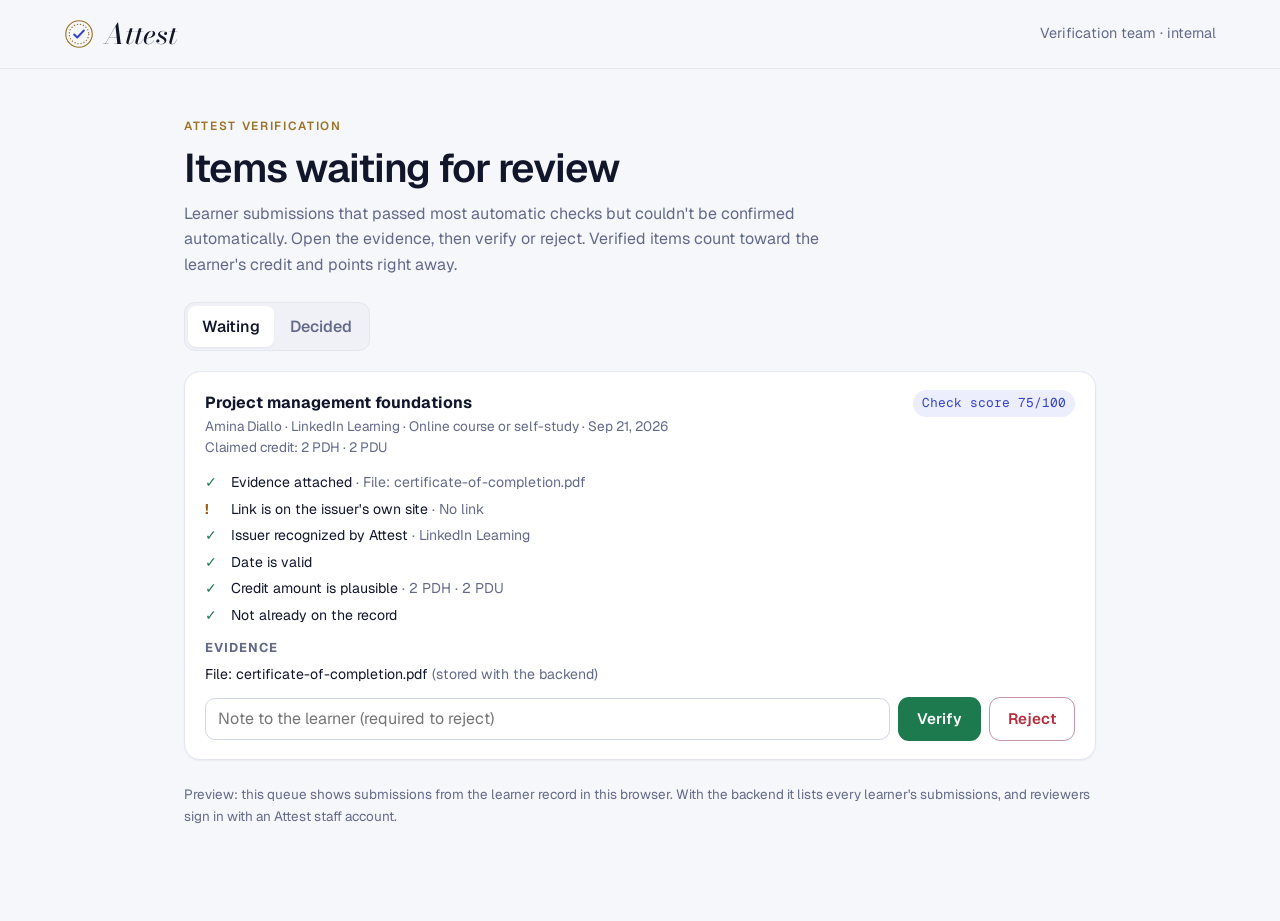
<file: review.html>
<!doctype html>
<html lang="en">
<head>
<meta charset="utf-8">
<meta name="viewport" content="width=device-width,initial-scale=1,viewport-fit=cover">
<meta name="robots" content="noindex">
<title>Verification queue · Attest</title>
<link rel="icon" href="assets/favicon.svg" type="image/svg+xml">
<link rel="preconnect" href="https://fonts.googleapis.com">
<link rel="preconnect" href="https://fonts.gstatic.com" crossorigin>
<link rel="stylesheet" href="https://fonts.googleapis.com/css2?family=Bodoni+Moda:ital,opsz,wght@1,6..96,500&family=Geist:wght@400..700&family=Geist+Mono:wght@500&display=swap">
<link rel="stylesheet" href="assets/site.css">
<style>
.qwrap{max-width:960px;margin:0 auto;padding:48px max(24px,env(safe-area-inset-right)) 80px max(24px,env(safe-area-inset-left))}
.qwrap h1{font-size:clamp(1.9rem,3.6vw,2.5rem);margin-top:10px}
.tabs{display:inline-flex;gap:2px;padding:3px;border-radius:11px;background:var(--sunk);border:1px solid var(--line);margin-top:24px}
.tabs button{border:0;background:transparent;padding:8px 14px;border-radius:8px;font:inherit;font-weight:550;color:var(--muted);cursor:pointer}
.tabs button[aria-pressed="true"]{background:var(--surface);color:var(--ink);box-shadow:var(--shadow-sm)}
.q{display:grid;gap:14px;margin-top:20px}
.card{border:1px solid var(--line);border-radius:16px;background:var(--surface);box-shadow:var(--shadow-sm);padding:18px 20px;display:grid;gap:12px}
.top{display:flex;flex-wrap:wrap;justify-content:space-between;gap:10px}
.top small{display:block;color:var(--muted);font-size:.85rem}
.score{font-family:var(--f-mono);font-size:.8rem;padding:3px 9px;border-radius:999px;background:var(--accent-soft);color:var(--accent);white-space:nowrap;align-self:start}
.checks{list-style:none;margin:0;padding:0;display:grid;gap:4px;font-size:.88rem}
.checks li{display:grid;grid-template-columns:18px minmax(0,1fr);gap:8px}
.y{color:var(--ok);font-weight:700} .n{color:var(--warn);font-weight:700}
.ev{font-size:.88rem;display:grid;gap:4px}
.ev a{word-break:break-all}
.acts{display:flex;flex-wrap:wrap;gap:8px;align-items:center}
.acts input{flex:1 1 220px;min-width:0;min-height:42px;padding:0 12px;border:1px solid var(--line2);border-radius:10px;font:inherit;background:var(--surface);color:var(--ink)}
.btn.ok{background:var(--ok);color:#FFFFFF;border-color:transparent}
.btn.no{color:var(--bad);border-color:color-mix(in srgb,var(--bad) 40%,var(--line2))}
.empty{padding:30px;text-align:center;color:var(--muted);border:1.5px dashed var(--line2);border-radius:16px}
.pill{display:inline-flex;padding:3px 10px;border-radius:999px;font-size:.75rem;font-weight:600}
.pill.verified{color:var(--ok);background:var(--ok-bg)} .pill.rejected{color:var(--bad);background:var(--bad-bg)} .pill.review{color:var(--accent);background:var(--accent-soft)}
</style>
</head>
<body>
<header class="nav"><div class="wrap">
  <a class="brand" href="./" aria-label="Attest home"><svg width="30" height="30" viewBox="0 0 34 34" aria-hidden="true"><g fill="none" stroke="var(--brass)" stroke-width="1.3"><circle cx="17" cy="17" r="15"/><circle cx="17" cy="17" r="11" stroke-dasharray="1.5 2"/></g><path d="M11.5 17.5l3.5 3.5 7.5-8" fill="none" stroke="var(--accent)" stroke-width="2.2" stroke-linecap="round" stroke-linejoin="round"/></svg><span>Attest</span></a>
  <span class="muted" style="margin-left:auto;font-size:.9rem">Verification team · internal</span>
</div></header>
<main class="qwrap">
  <div class="eyebrow">Attest verification</div>
  <h1>Items waiting for review</h1>
  <p class="muted" style="margin:10px 0 0;max-width:640px">Learner submissions that passed most automatic checks but couldn't be confirmed automatically. Open the evidence, then verify or reject. Verified items count toward the learner's credit and points right away.</p>
  <div class="tabs" id="tabs"><button type="button" data-f="review" aria-pressed="true">Waiting</button><button type="button" data-f="done" aria-pressed="false">Decided</button></div>
  <div class="q" id="q"></div>
  <p class="muted" style="font-size:.84rem;margin-top:24px">Preview: this queue shows submissions from the learner record in this browser. With the backend it lists every learner's submissions, and reviewers sign in with an Attest staff account.</p>
</main>
<script src="assets/learner.js"></script>
<script>
(function(){
  var $ = function(s){ return document.querySelector(s); };
  var esc = function(s){ return String(s == null ? "" : s).replace(/[&<>"']/g, function(c){ return {"&":"&amp;","<":"&lt;",">":"&gt;","\"":"&quot;","'":"&#39;"}[c]; }); };
  var E = window.AttestLearner, filter = "review";
  var fmt = function(iso){ return iso ? new Date(iso + "T12:00:00").toLocaleDateString(undefined,{year:"numeric",month:"short",day:"numeric"}) : "—"; };
  function render(){
    var L = E.load();
    var items = L ? L.items.filter(function(i){ return filter === "review" ? i.status === "review" : i.decidedBy; }) : [];
    $("#q").innerHTML = !L ? '<div class="empty">No learner record in this browser yet. Open <a href="learner/">the learner app</a> first.</div>'
      : !items.length ? '<div class="empty">' + (filter === "review" ? "Nothing waiting. Every submission has been decided." : "No decisions yet.") + '</div>'
      : items.map(function(i){
        return '<div class="card"><div class="top"><div><strong>' + esc(i.title) + '</strong><small>' + esc(L.profile.name) + ' · ' + esc(i.issuer) + ' · ' + esc((E.ACT[i.activity]||{}).label || "") + ' · ' + fmt(i.date) + '</small><small>Claimed credit: ' + esc(E.creditLine(i.credits) || "none") + '</small></div>'
          + (filter === "review" ? '<span class="score">Check score ' + i.score + '/100</span>' : '<span class="pill ' + i.status + '">' + (i.status === "verified" ? "Verified" : "Rejected") + ' · ' + esc(i.decidedBy) + '</span>') + '</div>'
          + '<ul class="checks">' + (i.checks || []).map(function(c){ return '<li><span class="' + (c.ok ? "y" : "n") + '">' + (c.ok ? "✓" : "!") + '</span><span>' + esc(c.label) + (c.note ? ' <span class="muted">· ' + esc(c.note) + '</span>' : '') + '</span></li>'; }).join("") + '</ul>'
          + '<div class="ev"><strong style="font-size:.8rem;letter-spacing:.08em;text-transform:uppercase;color:var(--muted)">Evidence</strong>' + (i.evidence ? '<a href="' + esc(i.evidence) + '" target="_blank" rel="noopener noreferrer">' + esc(i.evidence) + '</a>' : '') + (i.fileName ? '<span>File: ' + esc(i.fileName) + ' <span class="muted">(stored with the backend)</span></span>' : '') + (i.credentialId ? '<span>Credential ID: <span style="font-family:var(--f-mono)">' + esc(i.credentialId) + '</span></span>' : '') + '</div>'
          + (filter === "review" ? '<div class="acts"><label for="r-' + i.id + '" style="position:absolute;width:1px;height:1px;overflow:hidden;clip:rect(0 0 0 0)">Note to learner</label><input id="r-' + i.id + '" placeholder="Note to the learner (required to reject)"><button class="btn ok" data-ok="' + i.id + '">Verify</button><button class="btn no" data-no="' + i.id + '">Reject</button></div>' : (i.reason ? '<p class="muted" style="margin:0;font-size:.88rem">Note: ' + esc(i.reason) + '</p>' : ''))
          + '</div>'; }).join("");
  }
  function decide(id, ok){
    var L = E.load(), it = L && L.items.filter(function(i){ return i.id === id; })[0]; if (!it) return;
    var note = ($("#r-" + id) || {}).value || "";
    if (!ok && !note.trim()){ $("#r-" + id).focus(); $("#r-" + id).placeholder = "Add a note so the learner knows what to fix"; return; }
    it.status = ok ? "verified" : "rejected"; it.method = ok ? "Attest review" : ""; it.reason = ok ? "" : note.trim(); it.decidedBy = "Attest review"; it.decidedAt = Date.now();
    it.checks = (it.checks || []).concat([{ label: ok ? "Confirmed by Attest's verification team" : "Rejected by Attest's verification team", ok: ok, note: note.trim() }]);
    E.save(L); render();
  }
  document.addEventListener("click", function(e){
    var a = e.target.closest("[data-ok]"); if (a) decide(a.dataset.ok, true);
    var b = e.target.closest("[data-no]"); if (b) decide(b.dataset.no, false);
    var t = e.target.closest("[data-f]"); if (t){ filter = t.dataset.f; document.querySelectorAll("#tabs button").forEach(function(x){ x.setAttribute("aria-pressed", String(x === t)); }); render(); }
  });
  render();
})();
</script>
</body>
</html>
</file>
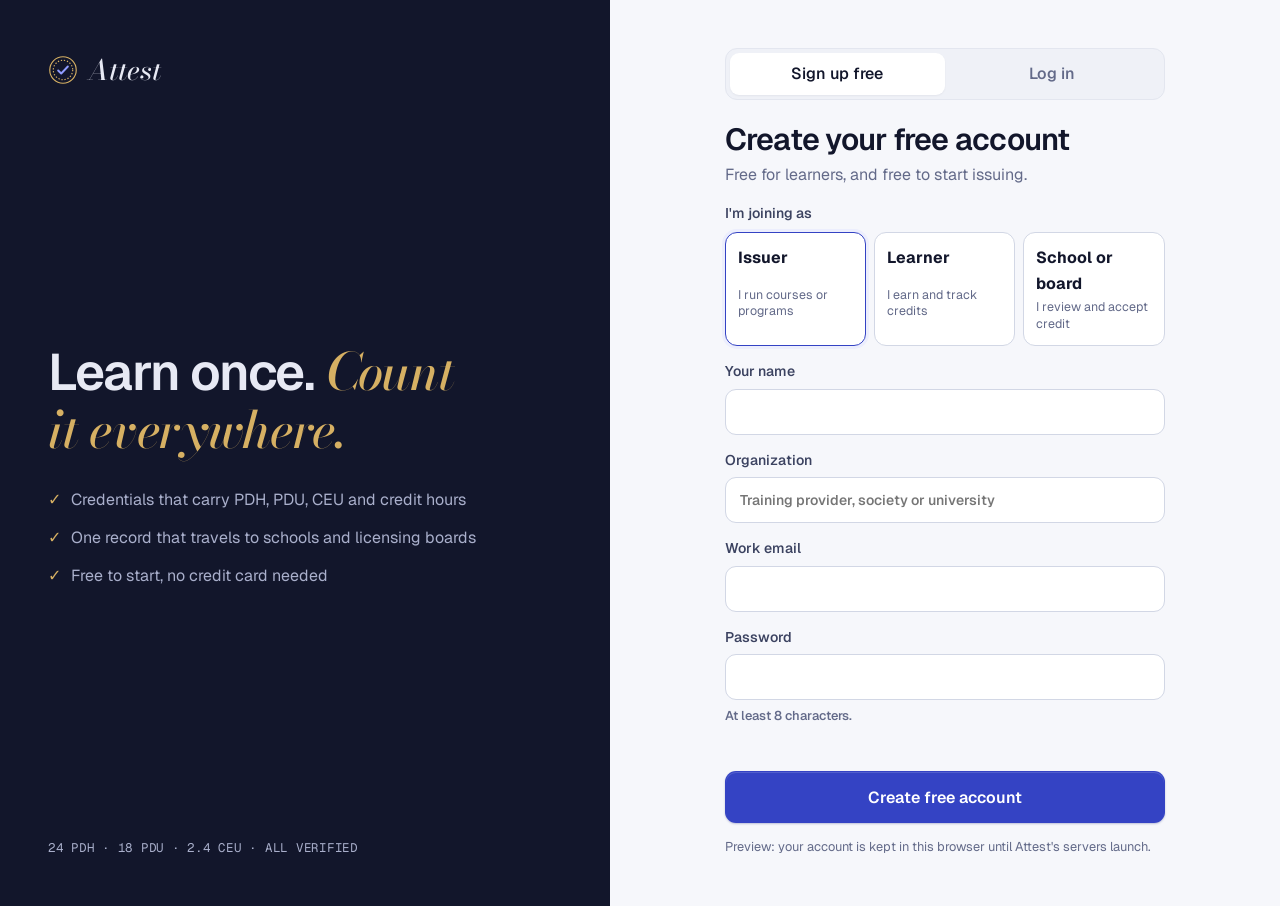
<file: signup.html>
<!doctype html>
<html lang="en">
<head>
<meta charset="utf-8">
<meta name="viewport" content="width=device-width,initial-scale=1,viewport-fit=cover">
<title>Sign up or log in · Attest</title>
<link rel="icon" href="assets/favicon.svg" type="image/svg+xml">
<link rel="preconnect" href="https://fonts.googleapis.com">
<link rel="preconnect" href="https://fonts.gstatic.com" crossorigin>
<link rel="stylesheet" href="https://fonts.googleapis.com/css2?family=Bodoni+Moda:ital,opsz,wght@1,6..96,500&family=Geist:wght@400..700&family=Geist+Mono:wght@500&display=swap">
<link rel="stylesheet" href="assets/site.css">
<style>
.auth{display:grid;grid-template-columns:minmax(0,1fr) minmax(0,1.1fr);min-height:100vh}
.panel-dark{background:var(--night);color:var(--night-ink);padding:48px max(48px,env(safe-area-inset-left));display:flex;flex-direction:column;justify-content:space-between;gap:48px}
.panel-dark .brand{color:var(--night-ink)}
.panel-dark h1{font-size:clamp(2.2rem,4vw,3.2rem)}
.panel-dark h1 em{font-family:var(--f-display);font-weight:500;color:var(--gold)}
.panel-dark ul{list-style:none;padding:0;margin:28px 0 0;display:grid;gap:12px;color:var(--night-muted)}
.panel-dark li{display:flex;gap:10px}
.panel-dark li::before{content:"✓";color:var(--gold);font-weight:700}
.tally{font-family:var(--f-mono);font-size:.78rem;color:var(--night-muted);letter-spacing:.06em}
.formside{display:flex;align-items:center;justify-content:center;padding:48px max(24px,env(safe-area-inset-right)) 48px 24px}
.box{width:100%;max-width:440px;display:grid;gap:22px}
.tabs{display:grid;grid-template-columns:repeat(2,minmax(0,1fr));background:var(--sunk);border:1px solid var(--line);border-radius:12px;padding:4px}
.tabs button{min-height:42px;border:0;border-radius:9px;background:transparent;font:inherit;font-weight:550;color:var(--muted);cursor:pointer}
.tabs button[aria-selected="true"]{background:var(--surface);color:var(--ink);box-shadow:var(--shadow-sm)}
form{display:grid;gap:14px}
label{display:grid;gap:6px;font-size:.88rem;font-weight:550;color:var(--ink2)}
input[type=text],input[type=email],input[type=password]{min-height:46px;padding:0 14px;border:1px solid var(--line2);border-radius:11px;background:var(--surface);color:var(--ink);font:inherit}
input:focus{outline:none;border-color:var(--accent);box-shadow:0 0 0 4px var(--accent-soft)}
.roles{display:grid;grid-template-columns:repeat(3,minmax(0,1fr));gap:8px}
.roles button{display:grid;gap:3px;text-align:left;padding:12px;border:1px solid var(--line2);border-radius:12px;background:var(--surface);font:inherit;color:var(--ink);cursor:pointer;min-height:44px}
.roles button span{font-size:.78rem;color:var(--muted);line-height:1.35}
.roles button[aria-pressed="true"]{border-color:var(--accent);box-shadow:0 0 0 3px var(--accent-soft)}
.err{color:var(--bad);font-size:.88rem;min-height:1.2em;margin:0}
.note{font-size:.8rem;color:var(--muted);margin:0}
@media (max-width:860px){.auth{grid-template-columns:minmax(0,1fr)}.panel-dark{padding:32px 24px;gap:28px}.roles{grid-template-columns:minmax(0,1fr)}}
</style>
</head>
<body>
<div class="auth">
  <aside class="panel-dark">
    <a class="brand" href="./" aria-label="Attest home">
      <svg width="30" height="30" viewBox="0 0 34 34" aria-hidden="true"><g fill="none" stroke="#D6B063" stroke-width="1.3"><circle cx="17" cy="17" r="15"/><circle cx="17" cy="17" r="11" stroke-dasharray="1.5 2"/></g><path d="M11.5 17.5l3.5 3.5 7.5-8" fill="none" stroke="#909CFF" stroke-width="2.2" stroke-linecap="round" stroke-linejoin="round"/></svg>
      <span>Attest</span>
    </a>
    <div>
      <h1>Learn once. <em>Count it everywhere.</em></h1>
      <ul><li>Credentials that carry PDH, PDU, CEU and credit hours</li><li>One record that travels to schools and licensing boards</li><li>Free to start, no credit card needed</li></ul>
    </div>
    <div class="tally">24 PDH · 18 PDU · 2.4 CEU · ALL VERIFIED</div>
  </aside>

  <main class="formside">
    <div class="box">
      <div class="tabs" role="tablist" aria-label="Account">
        <button type="button" role="tab" id="tSign" aria-selected="true">Sign up free</button>
        <button type="button" role="tab" id="tLog" aria-selected="false">Log in</button>
      </div>

      <form id="signForm" autocomplete="on" novalidate>
        <div><h2 style="font-size:1.9rem">Create your free account</h2><p class="muted" style="margin:6px 0 0">Free for learners, and free to start issuing.</p></div>
        <fieldset style="border:0;margin:0;padding:0;display:grid;gap:8px">
          <legend style="font-size:.88rem;font-weight:550;color:var(--ink2);padding:0;margin-bottom:8px">I'm joining as</legend>
          <div class="roles" id="roles">
            <button type="button" data-role="issuer" aria-pressed="true"><strong>Issuer</strong><span>I run courses or programs</span></button>
            <button type="button" data-role="learner" aria-pressed="false"><strong>Learner</strong><span>I earn and track credits</span></button>
            <button type="button" data-role="receiver" aria-pressed="false"><strong>School or board</strong><span>I review and accept credit</span></button>
          </div>
        </fieldset>
        <label>Your name<input id="sName" type="text" autocomplete="name" required></label>
        <label><span id="orgLbl">Organization</span><input id="sOrg" type="text" autocomplete="organization" placeholder="Training provider, society or university"></label>
        <label>Work email<input id="sEmail" type="email" autocomplete="email" required></label>
        <label>Password<input id="sPass" type="password" autocomplete="new-password" minlength="8" required><span class="note">At least 8 characters.</span></label>
        <p class="err" id="sErr" role="alert"></p>
        <button class="btn primary lg" type="submit">Create free account</button>
        <p class="note">Preview: your account is kept in this browser until Attest's servers launch.</p>
      </form>

      <form id="logForm" autocomplete="on" novalidate hidden>
        <div><h2 style="font-size:1.9rem">Welcome back</h2><p class="muted" style="margin:6px 0 0">Log in to manage your programs and credentials.</p></div>
        <label>Email<input id="lEmail" type="email" autocomplete="email" required></label>
        <label>Password<input id="lPass" type="password" autocomplete="current-password" required></label>
        <p class="err" id="lErr" role="alert"></p>
        <button class="btn primary lg" type="submit">Log in</button>
        <p class="note">New to Attest? <a href="#" id="toSign">Create a free account</a></p>
      </form>
    </div>
  </main>
</div>
<script>
(function(){
  var $ = function(s){ return document.querySelector(s); };
  var role = new URLSearchParams(location.search).get("role") || "issuer";
  var LABELS = { issuer:["Organization","Training provider, society or university"], learner:["School or employer (optional)","Where you study or work"], receiver:["Institution","School, licensing board or certifying body"] };
  function setRole(r){ role = LABELS[r] ? r : "issuer";
    document.querySelectorAll("#roles button").forEach(function(b){ b.setAttribute("aria-pressed", String(b.dataset.role === role)); });
    $("#orgLbl").textContent = LABELS[role][0]; $("#sOrg").placeholder = LABELS[role][1]; }
  function mode(m){ var sign = m !== "login";
    $("#tSign").setAttribute("aria-selected", String(sign)); $("#tLog").setAttribute("aria-selected", String(!sign));
    $("#signForm").hidden = !sign; $("#logForm").hidden = sign; }
  $("#roles").addEventListener("click", function(e){ var b = e.target.closest("button"); if (b) setRole(b.dataset.role); });
  $("#tSign").addEventListener("click", function(){ mode("signup"); });
  $("#tLog").addEventListener("click", function(){ mode("login"); });
  $("#toSign").addEventListener("click", function(e){ e.preventDefault(); mode("signup"); });
  setRole(role); mode(location.hash === "#login" ? "login" : "signup");

  async function hash(s){ try { var d = await crypto.subtle.digest("SHA-256", new TextEncoder().encode(s)); return Array.from(new Uint8Array(d)).map(function(x){ return x.toString(16).padStart(2,"0"); }).join(""); } catch(e){ return s.length + ":" + s.charCodeAt(0); } }
  var okEmail = function(e){ return /^[^@\s]+@[^@\s]+\.[^@\s]+$/.test(e); };

  $("#signForm").addEventListener("submit", async function(e){
    e.preventDefault(); var name = $("#sName").value.trim(), email = $("#sEmail").value.trim().toLowerCase(), pass = $("#sPass").value, org = $("#sOrg").value.trim();
    if (!name) return $("#sErr").textContent = "Enter your name.";
    if (!okEmail(email)) return $("#sErr").textContent = "Enter a valid email address.";
    if (pass.length < 8) return $("#sErr").textContent = "Use a password of at least 8 characters.";
    if (role !== "learner" && !org) return $("#sErr").textContent = "Enter your organization's name.";
    var acct = { name: name, email: email, org: org, role: role, pw: await hash(email + ":" + pass), createdAt: Date.now() };
    try { localStorage.setItem("attest.account", JSON.stringify(acct)); localStorage.setItem("attest.session", "1"); } catch(err){ return $("#sErr").textContent = "This browser is blocking storage. Allow site data and try again."; }
    location.href = role === "learner" ? "learner/" : "app/?welcome=1";
  });
  $("#logForm").addEventListener("submit", async function(e){
    e.preventDefault(); var email = $("#lEmail").value.trim().toLowerCase(), pass = $("#lPass").value, acct = null;
    try { acct = JSON.parse(localStorage.getItem("attest.account") || "null"); } catch(err){}
    if (!acct || acct.email !== email) return $("#lErr").textContent = "No account with that email in this browser. Sign up first.";
    if (acct.pw !== await hash(email + ":" + pass)) return $("#lErr").textContent = "That password doesn't match. Try again.";
    try { localStorage.setItem("attest.session", "1"); } catch(err){}
    location.href = acct.role === "learner" ? "learner/" : "app/";
  });
})();
</script>
</body>
</html>
</file>
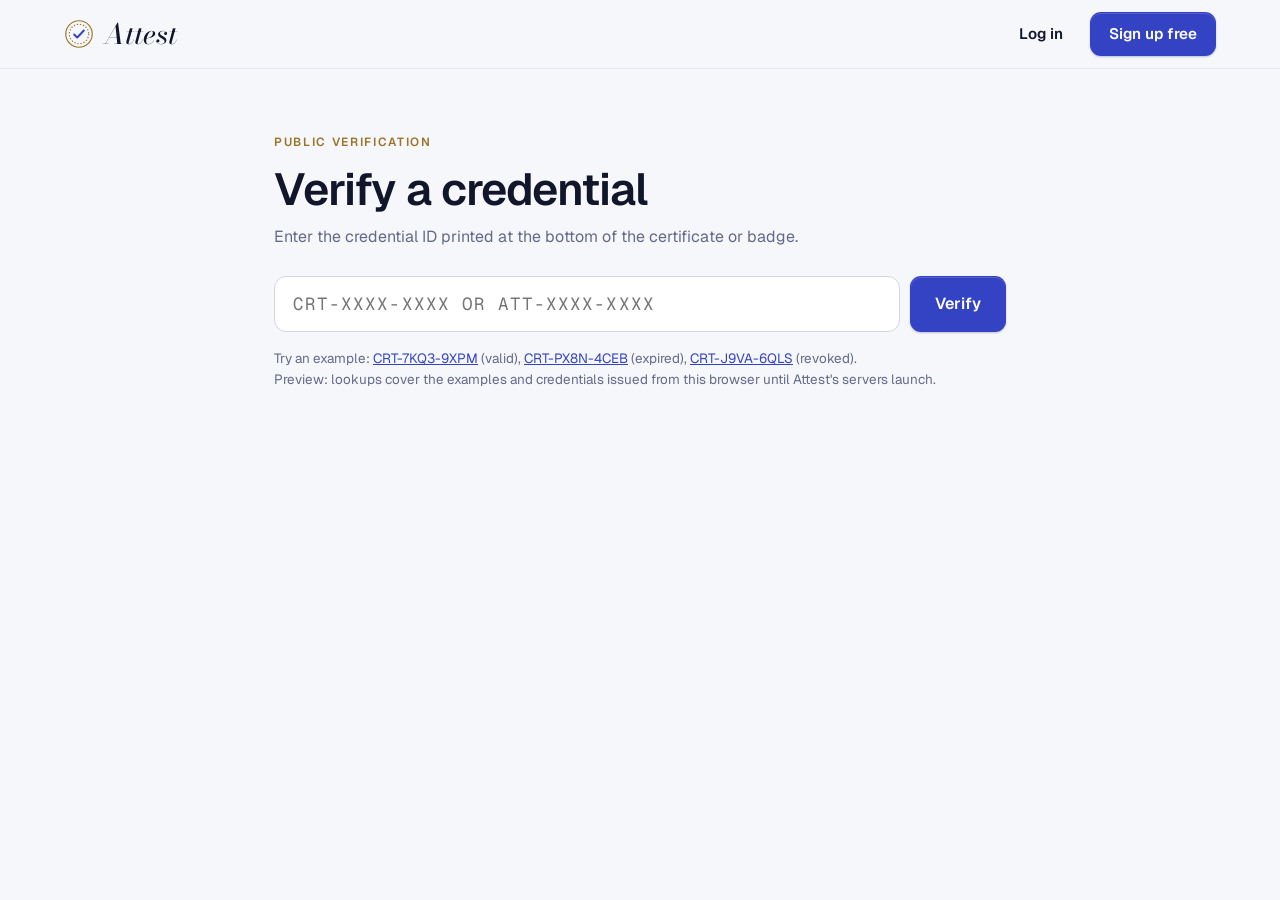
<file: verify.html>
<!doctype html>
<html lang="en">
<head>
<meta charset="utf-8">
<meta name="viewport" content="width=device-width,initial-scale=1,viewport-fit=cover">
<title>Verify a credential · Attest</title>
<meta name="description" content="Check whether an Attest credential is valid, expired or revoked, and see the credit it carries.">
<link rel="icon" href="assets/favicon.svg" type="image/svg+xml">
<link rel="preconnect" href="https://fonts.googleapis.com">
<link rel="preconnect" href="https://fonts.gstatic.com" crossorigin>
<link rel="stylesheet" href="https://fonts.googleapis.com/css2?family=Bodoni+Moda:ital,opsz,wght@1,6..96,500&family=Geist:wght@400..700&family=Geist+Mono:wght@500&display=swap">
<link rel="stylesheet" href="assets/site.css">
<style>
.vwrap{max-width:780px;margin:0 auto;padding:64px max(24px,env(safe-area-inset-right)) 80px max(24px,env(safe-area-inset-left))}
.vwrap h1{font-size:clamp(2rem,4vw,2.8rem);margin-top:12px}
.vform{display:flex;flex-wrap:wrap;gap:10px;margin-top:26px}
.vform input{flex:1 1 280px;min-width:0;min-height:56px;padding:0 18px;border:1px solid var(--line2);border-radius:12px;font-family:var(--f-mono);font-size:1.1rem;letter-spacing:.06em;text-transform:uppercase;background:var(--surface);color:var(--ink)}
.vform input:focus{outline:none;border-color:var(--accent);box-shadow:0 0 0 4px var(--accent-soft)}
.result{margin-top:28px;border:1px solid var(--line);border-radius:18px;background:var(--surface);box-shadow:var(--shadow-md);overflow:hidden;animation:rise .35s cubic-bezier(.2,.7,.2,1)}
.status{display:flex;gap:16px;align-items:center;padding:22px 24px;border-bottom:1px solid var(--line)}
.mark{width:48px;height:48px;border-radius:50%;display:grid;place-items:center;flex:none}
.ok .mark{background:var(--ok-bg);color:var(--ok)} .warn .mark{background:var(--warn-bg);color:var(--warn)} .bad .mark{background:var(--bad-bg);color:var(--bad)}
.status strong{font-size:1.2rem}
dl{display:grid;grid-template-columns:max-content minmax(0,1fr);gap:12px 24px;margin:0;padding:22px 24px}
dt{color:var(--muted);font-size:.9rem}
dd{margin:0}
.chips{display:flex;flex-wrap:wrap;gap:6px}
.chip{justify-self:start}
.mono{font-family:var(--f-mono);letter-spacing:.03em}
.hint{font-size:.84rem;color:var(--muted);margin-top:16px}
</style>
</head>
<body>
<header class="nav">
  <div class="wrap">
    <a class="brand" href="./" aria-label="Attest home">
      <svg width="30" height="30" viewBox="0 0 34 34" aria-hidden="true"><g fill="none" stroke="var(--brass)" stroke-width="1.3"><circle cx="17" cy="17" r="15"/><circle cx="17" cy="17" r="11" stroke-dasharray="1.5 2"/></g><path d="M11.5 17.5l3.5 3.5 7.5-8" fill="none" stroke="var(--accent)" stroke-width="2.2" stroke-linecap="round" stroke-linejoin="round"/></svg>
      <span>Attest</span>
    </a>
    <div class="navcta" style="margin-left:auto"><a class="btn ghost" href="signup.html#login">Log in</a><a class="btn primary" href="signup.html">Sign up free</a></div>
  </div>
</header>
<main class="vwrap">
  <div class="eyebrow">Public verification</div>
  <h1>Verify a credential</h1>
  <p class="muted" style="margin:10px 0 0">Enter the credential ID printed at the bottom of the certificate or badge.</p>
  <form class="vform" id="vf">
    <label for="vid" style="position:absolute;width:1px;height:1px;overflow:hidden;clip:rect(0 0 0 0)">Credential ID</label>
    <input id="vid" type="text" placeholder="CRT-XXXX-XXXX or ATT-XXXX-XXXX" autocomplete="off" spellcheck="false">
    <button class="btn primary lg" type="submit">Verify</button>
  </form>
  <div id="out" aria-live="polite"></div>
  <p class="hint">Try an example: <a href="#CRT-7KQ3-9XPM" data-try="CRT-7KQ3-9XPM">CRT-7KQ3-9XPM</a> (valid), <a href="#CRT-PX8N-4CEB" data-try="CRT-PX8N-4CEB">CRT-PX8N-4CEB</a> (expired), <a href="#CRT-J9VA-6QLS" data-try="CRT-J9VA-6QLS">CRT-J9VA-6QLS</a> (revoked).<br>Preview: lookups cover the examples and credentials issued from this browser until Attest's servers launch.</p>
</main>
<script src="assets/store.js"></script>
<script src="assets/learner.js"></script>
<script>
(function(){
  var $ = function(s){ return document.querySelector(s); };
  var esc = function(s){ return String(s == null ? "" : s).replace(/[&<>"']/g, function(c){ return {"&":"&amp;","<":"&lt;",">":"&gt;","\"":"&quot;","'":"&#39;"}[c]; }); };
  var today = new Date(Date.now() - new Date().getTimezoneOffset()*60000).toISOString().slice(0,10);
  var fmt = function(iso){ return iso ? new Date(iso + "T12:00:00").toLocaleDateString(undefined,{year:"numeric",month:"long",day:"numeric"}) : "—"; };
  var n = function(x){ return String(Math.round(x*100)/100); };
  function data(){ var s = AttestStore.load(), d = AttestStore.demo(); if (!s) return d;
    var have = {}; s.creds.forEach(function(c){ have[c.id] = 1; });
    return { org: s.org, programs: s.programs, creds: s.creds.concat(d.creds.filter(function(c){ return !have[c.id]; })), orgFor: function(c){ return c.sample && !s.creds.some(function(x){ return x.id === c.id; }) ? d.org.name : s.org.name; } }; }
  function chips(c){ c = c || {}; var p = [];
    if (c.pdh) p.push(['t-pdh', n(c.pdh) + " PDH"]); if (c.pdu) p.push(['t-pdu', n(c.pdu) + " PDU"]); if (c.ceu) p.push(['t-ceu', n(c.ceu) + " CEU"]); if (c.sch) p.push(['t-sch', n(c.sch) + " semester hr"]);
    return p.length ? '<span class="chips">' + p.map(function(x){ return '<span class="chip ' + x[0] + '">' + esc(x[1]) + '</span>'; }).join("") + '</span>' : "—"; }
  var icon = { check:'<path d="M5 12.5l4.5 4.5L19 7.5"/>', x:'<path d="M7 7l10 10M17 7L7 17"/>', clock:'<circle cx="12" cy="12" r="8"/><path d="M12 8v4.5l3 2"/>' };
  var ico = function(k){ return '<svg width="24" height="24" viewBox="0 0 24 24" fill="none" stroke="currentColor" stroke-width="2.2" stroke-linecap="round" stroke-linejoin="round" aria-hidden="true">' + icon[k] + '</svg>'; };
  function verify(raw){
    var id = String(raw || "").trim().toUpperCase(); if (!id) return; $("#vid").value = id;
    var D = data(), c = D.creds.find(function(x){ return x.id === id; }), out = $("#out");
    var LR = window.AttestLearner && AttestLearner.load(), m = LR && LR.micro.filter(function(x){ return x.id === id; })[0];
    if (m){ out.innerHTML = '<div class="result ok"><div class="status"><div class="mark">' + ico("check") + '</div><div><strong>Valid micro-credential</strong><div class="muted" style="font-size:.92rem">Issued by Attest from verified credit.</div></div></div>'
      + '<dl><dt>Holder</dt><dd>' + esc(m.holder) + '</dd><dt>Micro-credential</dt><dd>' + esc(m.name) + '</dd><dt>Criteria</dt><dd>' + esc(m.criteria) + '</dd><dt>Evidence</dt><dd>' + m.evidence.length + ' verified items</dd><dt>Earned</dt><dd>' + fmt(m.earnedOn) + '</dd><dt>ID</dt><dd class="mono">' + esc(m.id) + '</dd></dl></div>';
      try { history.replaceState(null, "", "#" + id); } catch(e){} return; }
    if (!c){ out.innerHTML = '<div class="result bad"><div class="status"><div class="mark">' + ico("x") + '</div><div><strong>No credential found</strong><div class="muted" style="font-size:.92rem">Check the ID for typos. IDs look like <span class="mono">CRT-7KQ3-9XPM</span>.</div></div></div></div>'; return; }
    var st = c.status === "revoked" ? "revoked" : (c.expiresOn && c.expiresOn < today ? "expired" : "active");
    var cls = st === "active" ? "ok" : st === "expired" ? "warn" : "bad";
    var org = D.orgFor ? D.orgFor(c) : D.org.name;
    var head = st === "active" ? "Valid credential" : st === "expired" ? "Credential expired" : "Credential revoked";
    var sub = st === "active" ? "Issued by " + esc(org) + " and in good standing." : st === "expired" ? "This credential was valid until " + fmt(c.expiresOn) + "." : "Revoked by the issuer" + (c.revokedReason ? ": " + esc(c.revokedReason) : ".");
    out.innerHTML = '<div class="result ' + cls + '"><div class="status"><div class="mark">' + ico(st === "active" ? "check" : st === "expired" ? "clock" : "x") + '</div><div><strong>' + head + '</strong><div class="muted" style="font-size:.92rem">' + sub + '</div></div></div>'
      + '<dl><dt>Recipient</dt><dd>' + esc(c.recipientName) + '</dd><dt>Credential</dt><dd>' + esc(c.title || "Credential") + ' · ' + esc(c.programName) + '</dd><dt>Issuer</dt><dd>' + esc(org) + '</dd>'
      + '<dt>Credits</dt><dd>' + chips(c.credits) + '</dd><dt>Awarded</dt><dd>' + fmt(c.issuedOn) + '</dd><dt>Valid until</dt><dd>' + (c.expiresOn ? fmt(c.expiresOn) : "Does not expire") + '</dd>'
      + (c.skills && c.skills.length ? '<dt>Skills</dt><dd>' + esc(c.skills.join(", ")) + '</dd>' : '') + '<dt>Credential ID</dt><dd class="mono">' + esc(c.id) + '</dd></dl></div>';
    try { history.replaceState(null, "", "#" + id); } catch(e){}
  }
  $("#vf").addEventListener("submit", function(e){ e.preventDefault(); verify($("#vid").value); });
  document.addEventListener("click", function(e){ var a = e.target.closest("[data-try]"); if (a){ e.preventDefault(); verify(a.dataset.try); } });
  var q = new URLSearchParams(location.search).get("id") || location.hash.slice(1);
  if (q) verify(decodeURIComponent(q));
})();
</script>
</body>
</html>
</file>
<file: assets/site.css>
/* Attest marketing pages — shared tokens with the app */
:root{
  --paper:#F6F7FB; --surface:#FFFFFF; --sunk:#EFF1F7; --ink:#12162B; --ink2:#3B4260; --muted:#636A89; --line:#E3E6EF; --line2:#D2D7E5;
  --accent:#3443C4; --accent-soft:#ECEEFD; --accent-ink:#FFFFFF; --brass:#9A7428; --brass-soft:#F7EFDD;
  --ok:#1C7A4E; --ok-bg:#E2F4EA; --warn:#94600C; --warn-bg:#FBF0DA; --bad:#B42E3C; --bad-bg:#FBE5E8;
  --night:#12162B; --night-2:#1C2140; --night-ink:#E7E9F4; --night-muted:#A9AFCB; --gold:#D6B063;
  --shadow-sm:0 1px 2px rgba(16,20,45,.05); --shadow-md:0 10px 24px -8px rgba(16,20,45,.14); --shadow-lg:0 30px 60px -24px rgba(16,20,45,.35);
  --f-display:"Bodoni Moda",Didot,Georgia,serif; --f-body:"Geist",system-ui,-apple-system,"Segoe UI",sans-serif; --f-mono:"Geist Mono",ui-monospace,Menlo,monospace;
}
@media (prefers-color-scheme:dark){:root:not([data-theme="light"]){
  --paper:#0B0E1A; --surface:#13172A; --sunk:#1A1F36; --ink:#ECEEF8; --ink2:#C3C8DE; --muted:#959BB9; --line:#232944; --line2:#2F3658;
  --accent:#909CFF; --accent-soft:#1D2347; --accent-ink:#0B0E1A; --brass:#D8B266; --brass-soft:#2C2616;
  --ok:#57CB95; --ok-bg:#132E25; --warn:#E6AA4D; --warn-bg:#33281A; --bad:#F27C88; --bad-bg:#381B22;
  --night:#070914; --night-2:#121630; color-scheme:dark}}
:root[data-theme="dark"]{
  --paper:#0B0E1A; --surface:#13172A; --sunk:#1A1F36; --ink:#ECEEF8; --ink2:#C3C8DE; --muted:#959BB9; --line:#232944; --line2:#2F3658;
  --accent:#909CFF; --accent-soft:#1D2347; --accent-ink:#0B0E1A; --brass:#D8B266; --brass-soft:#2C2616;
  --ok:#57CB95; --ok-bg:#132E25; --warn:#E6AA4D; --warn-bg:#33281A; --bad:#F27C88; --bad-bg:#381B22;
  --night:#070914; --night-2:#121630; color-scheme:dark}

*{box-sizing:border-box}
[hidden]{display:none!important}
html{scroll-behavior:smooth}
body{margin:0;background:var(--paper);color:var(--ink);font-family:var(--f-body);font-size:16px;line-height:1.6;-webkit-font-smoothing:antialiased}
a{color:var(--accent)}
img{max-width:100%}
:focus-visible{outline:2px solid var(--accent);outline-offset:3px;border-radius:6px}
h1,h2,h3{margin:0;font-weight:600;letter-spacing:-.025em;text-wrap:balance;line-height:1.12}
.wrap{max-width:1200px;margin:0 auto;padding-left:max(24px,env(safe-area-inset-left));padding-right:max(24px,env(safe-area-inset-right))}
.eyebrow{font-size:.74rem;font-weight:600;letter-spacing:.14em;text-transform:uppercase;color:var(--brass)}
.muted{color:var(--muted)}
.serif{font-family:var(--f-display);font-style:italic;font-weight:500;letter-spacing:0}

/* nav */
.nav{position:sticky;top:0;z-index:20;background:color-mix(in srgb,var(--paper) 82%,transparent);-webkit-backdrop-filter:saturate(1.5) blur(14px);backdrop-filter:saturate(1.5) blur(14px);border-bottom:1px solid var(--line)}
.nav .wrap{display:flex;align-items:center;gap:20px;min-height:68px;flex-wrap:wrap}
.brand{display:flex;align-items:center;gap:10px;text-decoration:none;color:var(--ink)}
.brand span{font-family:var(--f-display);font-style:italic;font-size:1.75rem;font-weight:500}
.links{display:flex;gap:4px 24px;flex-wrap:wrap;flex:1;justify-content:center;font-size:.94rem;font-weight:500}
.links a{color:var(--ink2);text-decoration:none}
.links a:hover{color:var(--ink)}
.navcta{display:flex;gap:8px}
@media (max-width:860px){.links{display:none}.nav .wrap{justify-content:space-between}}

/* buttons */
.btn{display:inline-flex;align-items:center;justify-content:center;gap:8px;min-height:44px;padding:0 18px;border-radius:11px;border:1px solid var(--line2);background:var(--surface);color:var(--ink);font:inherit;font-weight:600;font-size:.95rem;text-decoration:none;cursor:pointer;transition:transform .12s,filter .15s,background .15s,border-color .15s}
.btn:hover{border-color:var(--muted)}
.btn:active{transform:translateY(1px)}
.btn.primary{background:var(--accent);color:var(--accent-ink);border-color:transparent;box-shadow:0 1px 2px rgba(20,30,120,.25),inset 0 1px 0 rgba(255,255,255,.15)}
.btn.primary:hover{filter:brightness(1.08)}
.btn.ghost{border-color:transparent;background:none}
.btn.lg{min-height:52px;padding:0 24px;font-size:1rem}
.btn.onnight{background:transparent;color:var(--night-ink);border-color:#3A4170}
.btn.onnight:hover{border-color:var(--night-muted)}

/* hero */
.hero{padding-block:88px 96px;display:grid;grid-template-columns:minmax(0,1.05fr) minmax(0,1fr);gap:56px;align-items:center;animation:rise .6s cubic-bezier(.2,.7,.2,1)}
@keyframes rise{from{opacity:.001;transform:translateY(12px)}to{opacity:1;transform:none}}
.hero h1{font-size:clamp(2.6rem,5.6vw,4.4rem);letter-spacing:-.035em;margin-top:18px}
.hero h1 em{font-family:var(--f-display);font-weight:500;color:var(--accent)}
.lead{font-size:1.18rem;color:var(--ink2);max-width:560px;margin:22px 0 0}
.ctas{display:flex;flex-wrap:wrap;gap:12px;margin-top:30px}
.credtags{display:flex;flex-wrap:wrap;gap:8px;margin-top:26px;font-family:var(--f-mono);font-size:.8rem;font-weight:500}
.credtags span{padding:5px 10px;border-radius:7px}
.t-pdh{background:var(--accent-soft);color:var(--accent)} .t-pdu{background:var(--ok-bg);color:var(--ok)} .t-ceu{background:var(--brass-soft);color:var(--brass)} .t-sch{background:var(--bad-bg);color:var(--bad)}

.record{background:var(--surface);border:1px solid var(--line);border-radius:20px;box-shadow:var(--shadow-lg);overflow:hidden}
.record .top{display:flex;justify-content:space-between;align-items:center;gap:12px;padding:20px 22px;border-bottom:1px solid var(--line)}
.record .who small{display:block;font-size:.7rem;font-weight:600;letter-spacing:.12em;text-transform:uppercase;color:var(--muted)}
.record .who strong{font-size:1.5rem;font-weight:600;letter-spacing:-.02em}
.okpill{font-size:.75rem;font-weight:600;color:var(--ok);background:var(--ok-bg);padding:4px 11px;border-radius:999px;white-space:nowrap}
.totals{display:grid;grid-template-columns:repeat(3,minmax(0,1fr));border-bottom:1px solid var(--line)}
.totals div{padding:16px 22px}
.totals div+div{border-left:1px solid var(--line)}
.totals b{display:block;font-size:1.9rem;font-weight:650;letter-spacing:-.03em;font-variant-numeric:tabular-nums}
.totals span{font-size:.78rem;color:var(--muted)}
.crow{display:grid;grid-template-columns:minmax(0,1fr) auto;gap:4px 12px;padding:14px 22px;border-bottom:1px solid var(--line)}
.crow:last-child{border-bottom:0}
.crow strong{font-size:.95rem;font-weight:600}
.crow small{font-size:.82rem;color:var(--muted)}
.chip{font-family:var(--f-mono);font-size:.72rem;font-weight:500;padding:2px 8px;border-radius:6px;justify-self:end;white-space:nowrap}
.renew{margin-top:14px;background:var(--night);color:var(--night-ink);border-radius:16px;padding:16px 20px;display:grid;gap:10px}
.renew .row{display:flex;justify-content:space-between;gap:12px;font-size:.92rem}
.renew .row span{color:var(--gold);font-variant-numeric:tabular-nums}
.bar{height:8px;background:#2E3556;border-radius:999px;overflow:hidden}
.bar i{display:block;height:100%;width:80%;background:var(--gold);border-radius:999px}
.renew small{color:var(--night-muted);font-size:.84rem}

/* sections */
.band{background:var(--surface);border-block:1px solid var(--line)}
section.sec{padding-block:96px}
.sechead{display:flex;flex-wrap:wrap;justify-content:space-between;align-items:end;gap:20px;margin-bottom:44px}
.sechead h2{font-size:clamp(2rem,3.6vw,2.75rem);margin-top:12px;max-width:680px}
.sechead p{max-width:400px;margin:0;color:var(--ink2)}
.steps{display:grid;grid-template-columns:repeat(3,minmax(0,1fr));gap:36px}
.step{border-top:2px solid var(--ink);padding-top:20px}
.step .n{font-family:var(--f-display);font-style:italic;font-size:2rem;color:var(--brass);line-height:1}
.step h3{font-size:1.2rem;margin:12px 0 8px}
.step p{margin:0;color:var(--ink2)}
.sides{display:grid;grid-template-columns:repeat(3,minmax(0,1fr));gap:20px}
.side{background:var(--surface);border:1px solid var(--line);border-radius:18px;padding:28px;display:flex;flex-direction:column;gap:14px;box-shadow:var(--shadow-sm);transition:transform .2s,box-shadow .2s}
.side:hover{transform:translateY(-2px);box-shadow:var(--shadow-md)}
.side .kind{font-size:.72rem;font-weight:650;letter-spacing:.12em;text-transform:uppercase}
.side h3{font-size:1.35rem}
.side ul{margin:0;padding-left:18px;color:var(--ink2);display:grid;gap:8px;font-size:.95rem}
.standards{display:flex;flex-wrap:wrap;gap:10px 28px;align-items:center;margin-top:28px;padding:18px 22px;border:1px dashed var(--line2);border-radius:14px;color:var(--ink2);font-size:.92rem}
.standards strong{color:var(--ink)}
.features{display:grid;grid-template-columns:repeat(3,minmax(0,1fr));gap:1px;background:var(--line);border:1px solid var(--line);border-radius:18px;overflow:hidden}
.feat{background:var(--surface);padding:28px;display:grid;gap:10px;align-content:start}
.feat svg{color:var(--accent)}
.feat h3{font-size:1.08rem}
.feat p{margin:0;color:var(--ink2);font-size:.94rem}

/* pricing */
.night{background:var(--night);color:var(--night-ink)}
.night .sechead p{color:var(--night-muted)}
.night .eyebrow{color:var(--gold)}
.plans{display:grid;grid-template-columns:repeat(3,minmax(0,1fr));gap:20px;align-items:stretch}
.plan{background:var(--night-2);border:1px solid #2E3556;border-radius:18px;padding:30px;display:flex;flex-direction:column;gap:20px}
.plan.free{background:#FFFFFF;color:#12162B;box-shadow:0 0 0 3px var(--gold)}
.plan h3{font-size:1.25rem}
.price{font-size:3rem;font-weight:650;letter-spacing:-.04em;line-height:1}
.price small{font-size:1rem;font-weight:500;letter-spacing:0;color:var(--night-muted)}
.plan.free .price small{color:#636A89}
.plan ul{margin:0;padding:0;list-style:none;display:grid;gap:10px;font-size:.95rem}
.plan li{display:flex;gap:10px;align-items:start}
.plan li::before{content:"";flex:none;width:16px;height:16px;margin-top:4px;border-radius:50%;background:radial-gradient(circle,var(--gold) 0 35%,transparent 36%),color-mix(in srgb,var(--gold) 22%,transparent)}
.plan .btn{margin-top:auto}
.plan.free .btn.primary{background:#3443C4;color:#FFFFFF}
.ribbon{font-size:.7rem;font-weight:650;letter-spacing:.08em;text-transform:uppercase;color:#7A5A1C;border:1px solid #D9C28F;border-radius:999px;padding:3px 10px}

/* verify box */
.verify{display:flex;flex-wrap:wrap;gap:40px;align-items:center;justify-content:space-between}
.verify form{display:flex;flex-wrap:wrap;gap:10px;flex:1 1 440px}
.verify input{flex:1 1 260px;min-width:0;min-height:54px;padding:0 18px;border:1px solid var(--line2);border-radius:12px;font-family:var(--f-mono);font-size:1.05rem;letter-spacing:.06em;text-transform:uppercase;background:var(--surface);color:var(--ink)}
.verify input:focus{outline:none;border-color:var(--accent);box-shadow:0 0 0 4px var(--accent-soft)}

footer{border-top:1px solid var(--line);padding-block:36px;font-size:.9rem;color:var(--muted)}
footer .wrap{display:flex;flex-wrap:wrap;justify-content:space-between;gap:16px}
footer nav{display:flex;flex-wrap:wrap;gap:22px}
footer a{color:var(--muted)}

@media (max-width:960px){
  .hero{grid-template-columns:minmax(0,1fr);padding-block:56px 64px}
  .steps,.sides,.plans,.features{grid-template-columns:minmax(0,1fr)}
}
@media (max-width:560px){ .features{grid-template-columns:minmax(0,1fr)} .totals b{font-size:1.5rem} }
@media (prefers-reduced-motion:reduce){*{animation:none!important;transition:none!important;scroll-behavior:auto!important}}
</file>
